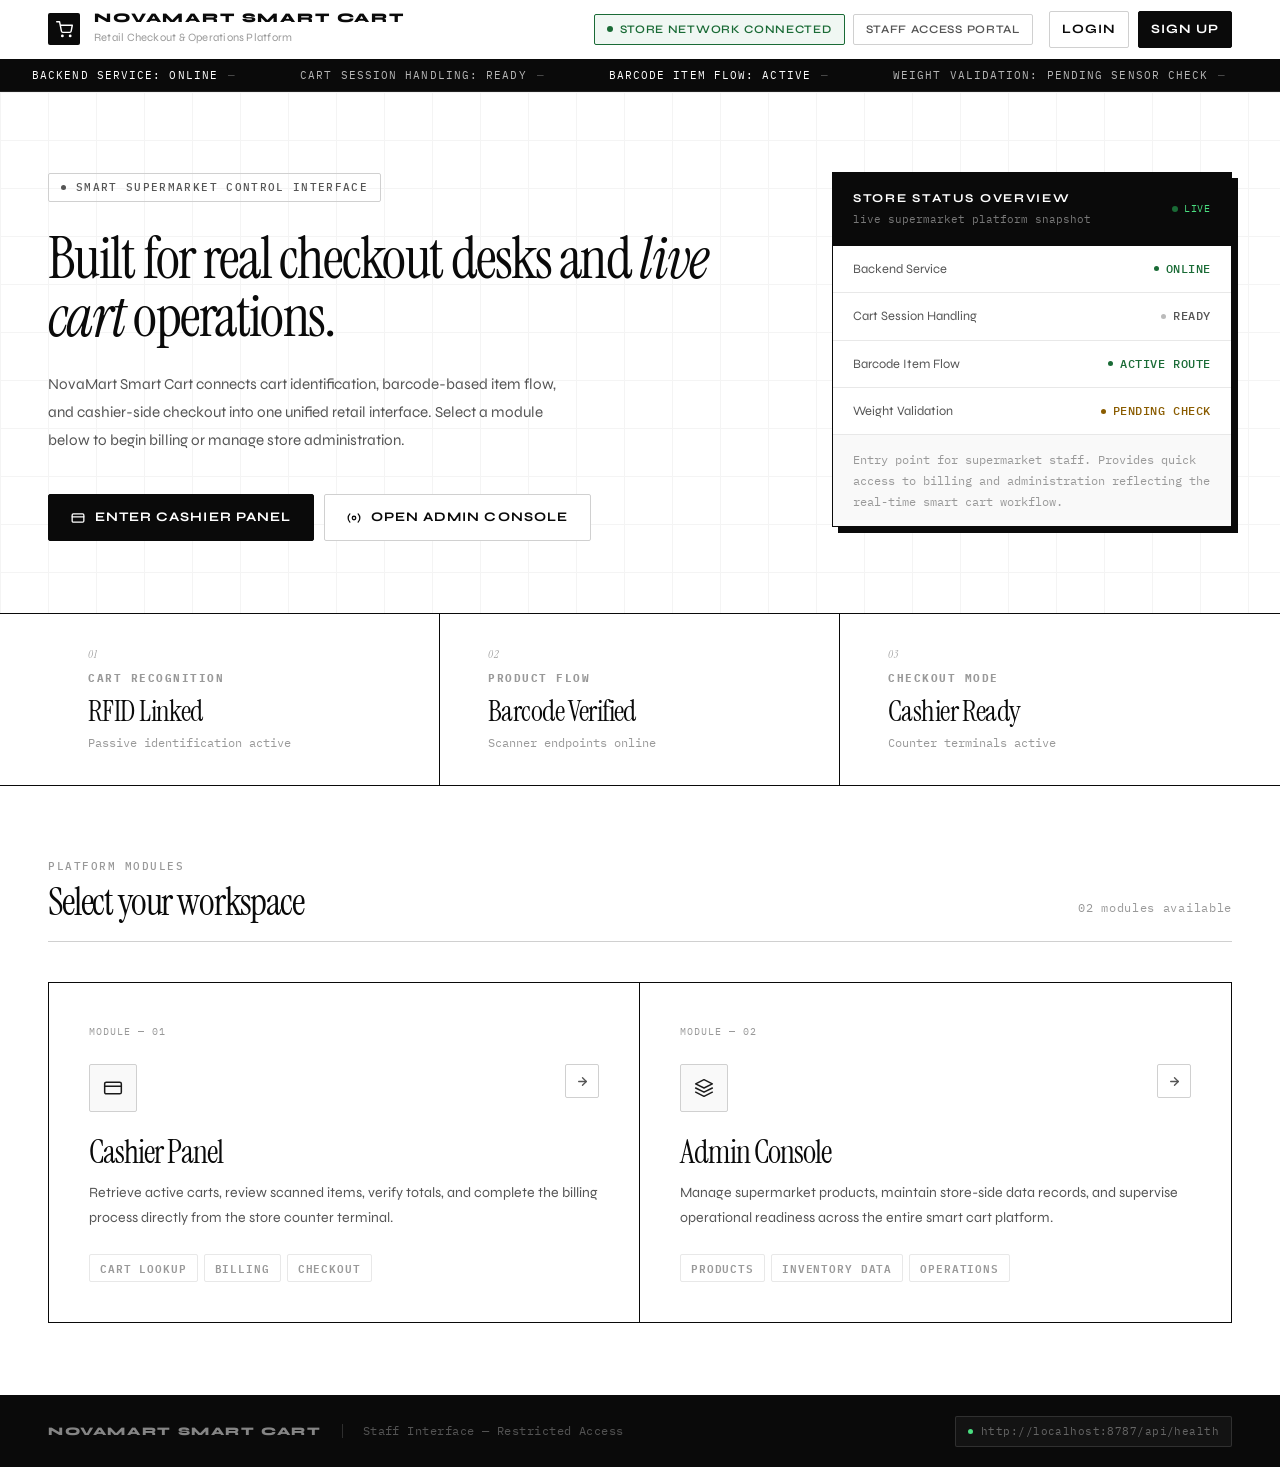
<file: web/index.html>
<!DOCTYPE html>
<html lang="en">

<head>
  <meta charset="UTF-8" />
  <meta name="viewport" content="width=device-width, initial-scale=1.0" />
  <title>NovaMart Smart Cart</title>
  <link rel="icon" href="/favicon.svg" type="image/svg+xml">
  <link rel="preconnect" href="https://fonts.googleapis.com">
  <link rel="preconnect" href="https://fonts.gstatic.com" crossorigin>
  <link
    href="https://fonts.googleapis.com/css2?family=Syne:wght@400;500;600;700;800&family=Instrument+Serif:ital@0;1&family=IBM+Plex+Mono:wght@400;500&display=swap"
    rel="stylesheet">
  <style>
    *,
    *::before,
    *::after {
      box-sizing: border-box;
      margin: 0;
      padding: 0;
    }

    :root {
      --bg: #ffffff;
      --bg-2: #f9f9f9;
      --bg-3: #f2f2f2;
      --border: #e8e8e8;
      --border-dark: #d0d0d0;
      --ink: #0a0a0a;
      --ink-2: #1a1a1a;
      --ink-3: #555555;
      --ink-4: #999999;
      --ink-5: #bbbbbb;
      --black: #0a0a0a;
      --white: #ffffff;
      --accent: #0a0a0a;
      --accent-inv: #ffffff;
      --green: #1a6b36;
      --green-bg: #f0f7f3;
      --amber: #8a5c00;
      --amber-bg: #fdf8ee;
      --radius-sm: 4px;
      --radius: 8px;
      --radius-lg: 16px;
      --shadow-sm: 0 1px 3px rgba(0, 0, 0, 0.07);
      --shadow: 0 4px 20px rgba(0, 0, 0, 0.08);
      --shadow-lg: 0 12px 48px rgba(0, 0, 0, 0.12);
    }

    html {
      scroll-behavior: smooth;
    }

    body {
      font-family: 'Syne', sans-serif;
      background: var(--bg);
      color: var(--ink);
      line-height: 1.6;
      min-height: 100vh;
    }

    /* ── TOPBAR ── */
    .topbar {
      background: var(--white);
      border-bottom: 1.5px solid var(--ink);
      padding: 0 48px;
      display: flex;
      align-items: center;
      justify-content: space-between;
      height: 60px;
      position: sticky;
      top: 0;
      z-index: 100;
    }

    .brand {
      display: flex;
      align-items: center;
      gap: 14px;
    }

    .brand-mark {
      width: 32px;
      height: 32px;
      background: var(--black);
      border-radius: 2px;
      display: flex;
      align-items: center;
      justify-content: center;
    }

    .brand-mark svg {
      width: 17px;
      height: 17px;
      stroke: #fff;
      fill: none;
      stroke-width: 2;
      stroke-linecap: round;
      stroke-linejoin: round;
    }

    .brand-text {
      display: flex;
      flex-direction: column;
    }

    .brand-name {
      font-size: 0.82rem;
      font-weight: 800;
      letter-spacing: 0.14em;
      text-transform: uppercase;
      color: var(--ink);
      line-height: 1;
    }

    .brand-sub {
      font-size: 0.7rem;
      color: var(--ink-4);
      margin-top: 3px;
      font-weight: 400;
      letter-spacing: 0.02em;
    }

    .topbar-right {
      display: flex;
      align-items: center;
      gap: 8px;
    }

    .status-pill {
      display: flex;
      align-items: center;
      gap: 7px;
      padding: 5px 12px;
      border-radius: 2px;
      font-size: 0.72rem;
      font-weight: 600;
      letter-spacing: 0.06em;
      border: 1.5px solid var(--border-dark);
      background: var(--white);
      color: var(--ink-3);
      text-transform: uppercase;
    }

    .status-pill.online {
      border-color: var(--green);
      background: var(--green-bg);
      color: var(--green);
    }

    .status-dot {
      width: 6px;
      height: 6px;
      border-radius: 50%;
      background: var(--green);
      flex-shrink: 0;
    }

    .status-dot.pulse {
      animation: pulse 2.4s ease infinite;
    }

    @keyframes pulse {

      0%,
      100% {
        opacity: 1;
      }

      50% {
        opacity: 0.3;
      }
    }

    /* ── TICKER ── */
    .ticker {
      background: var(--black);
      color: var(--white);
      overflow: hidden;
      height: 32px;
      display: flex;
      align-items: center;
      border-bottom: 1px solid #222;
    }

    .ticker-track {
      display: flex;
      gap: 0;
      animation: ticker 30s linear infinite;
      white-space: nowrap;
    }

    .ticker-item {
      font-family: 'IBM Plex Mono', monospace;
      font-size: 0.68rem;
      letter-spacing: 0.1em;
      padding: 0 32px;
      color: rgba(255, 255, 255, 0.7);
      display: flex;
      align-items: center;
      gap: 10px;
    }

    .ticker-item::after {
      content: '—';
      color: rgba(255, 255, 255, 0.25);
    }

    .ticker-item.hl {
      color: #ffffff;
    }

    @keyframes ticker {
      0% {
        transform: translateX(0);
      }

      100% {
        transform: translateX(-50%);
      }
    }

    /* ── HERO ── */
    .hero {
      background: var(--white);
      border-bottom: 1.5px solid var(--ink);
      padding: 80px 48px 72px;
      position: relative;
      overflow: hidden;
    }

    .hero-grid-bg {
      position: absolute;
      inset: 0;
      background-image:
        linear-gradient(var(--border) 1px, transparent 1px),
        linear-gradient(90deg, var(--border) 1px, transparent 1px);
      background-size: 48px 48px;
      opacity: 0.45;
      pointer-events: none;
    }

    .hero-inner {
      max-width: 1200px;
      margin: 0 auto;
      display: grid;
      grid-template-columns: 1fr 400px;
      gap: 80px;
      align-items: start;
      position: relative;
      z-index: 1;
    }

    .eyebrow {
      display: inline-flex;
      align-items: center;
      gap: 10px;
      font-family: 'IBM Plex Mono', monospace;
      font-size: 0.7rem;
      font-weight: 500;
      letter-spacing: 0.12em;
      text-transform: uppercase;
      color: var(--ink-3);
      margin-bottom: 28px;
      border: 1.5px solid var(--border-dark);
      padding: 5px 12px;
      border-radius: 2px;
      width: fit-content;
    }

    .eyebrow-dot {
      width: 5px;
      height: 5px;
      border-radius: 50%;
      background: var(--ink-3);
      flex-shrink: 0;
    }

    .hero h1 {
      font-family: 'Instrument Serif', serif;
      font-size: clamp(3rem, 4.5vw, 5rem);
      line-height: 1.0;
      letter-spacing: -0.03em;
      color: var(--ink);
      margin-bottom: 24px;
      font-weight: 400;
    }

    .hero h1 em {
      font-style: italic;
    }

    .hero-desc {
      font-size: 0.95rem;
      color: var(--ink-3);
      line-height: 1.85;
      max-width: 520px;
      margin-bottom: 40px;
      font-weight: 400;
    }

    .hero-actions {
      display: flex;
      gap: 10px;
      flex-wrap: wrap;
    }

    .btn {
      display: inline-flex;
      align-items: center;
      gap: 10px;
      padding: 12px 22px;
      border-radius: 2px;
      font-size: 0.82rem;
      font-weight: 700;
      font-family: 'Syne', sans-serif;
      text-decoration: none;
      transition: all 0.15s ease;
      border: 1.5px solid transparent;
      cursor: pointer;
      letter-spacing: 0.08em;
      text-transform: uppercase;
    }

    .btn svg {
      width: 14px;
      height: 14px;
      stroke: currentColor;
      fill: none;
      stroke-width: 2.2;
      stroke-linecap: round;
      stroke-linejoin: round;
      flex-shrink: 0;
    }

    .btn-primary {
      background: var(--black);
      color: var(--white);
      border-color: var(--black);
    }

    .btn-primary:hover {
      background: #222;
      box-shadow: 4px 4px 0px var(--border-dark);
      transform: translate(-2px, -2px);
    }

    .btn-outline {
      background: var(--white);
      color: var(--ink);
      border-color: var(--border-dark);
    }

    .btn-outline:hover {
      border-color: var(--ink);
      box-shadow: 4px 4px 0px var(--border);
      transform: translate(-2px, -2px);
    }

    /* ── STATUS CARD ── */
    .status-card {
      background: var(--white);
      border: 1.5px solid var(--ink);
      border-radius: 0;
      overflow: hidden;
      box-shadow: 6px 6px 0 var(--ink);
    }

    .status-card-header {
      background: var(--black);
      border-bottom: 1.5px solid var(--ink);
      padding: 16px 20px;
      display: flex;
      align-items: center;
      justify-content: space-between;
    }

    .status-card-header h3 {
      font-size: 0.75rem;
      font-weight: 700;
      letter-spacing: 0.14em;
      text-transform: uppercase;
      color: var(--white);
      font-family: 'Syne', sans-serif;
    }

    .status-card-header p {
      font-size: 0.68rem;
      color: rgba(255, 255, 255, 0.45);
      margin-top: 3px;
      font-family: 'IBM Plex Mono', monospace;
    }

    .live-badge {
      display: flex;
      align-items: center;
      gap: 6px;
      font-family: 'IBM Plex Mono', monospace;
      font-size: 0.65rem;
      color: #4ade80;
      letter-spacing: 0.08em;
      text-transform: uppercase;
    }

    .status-rows {
      padding: 0;
    }

    .status-row {
      display: flex;
      align-items: center;
      justify-content: space-between;
      padding: 13px 20px;
      border-bottom: 1px solid var(--border);
      gap: 12px;
    }

    .status-row:last-child {
      border-bottom: none;
    }

    .status-label {
      font-size: 0.8rem;
      color: var(--ink-3);
      font-weight: 400;
    }

    .status-value {
      font-family: 'IBM Plex Mono', monospace;
      font-size: 0.72rem;
      font-weight: 500;
      display: flex;
      align-items: center;
      gap: 7px;
      letter-spacing: 0.05em;
    }

    .status-value.ok {
      color: var(--green);
    }

    .status-value.warn {
      color: var(--amber);
    }

    .status-value.neutral {
      color: var(--ink-3);
    }

    .status-indicator {
      width: 5px;
      height: 5px;
      border-radius: 50%;
      flex-shrink: 0;
    }

    .ok .status-indicator {
      background: var(--green);
    }

    .warn .status-indicator {
      background: var(--amber);
    }

    .neutral .status-indicator {
      background: var(--ink-5);
    }

    .status-card-note {
      padding: 14px 20px;
      font-size: 0.75rem;
      color: var(--ink-4);
      line-height: 1.75;
      border-top: 1px solid var(--border);
      background: var(--bg-2);
      font-family: 'IBM Plex Mono', monospace;
    }

    /* ── METRICS STRIP ── */
    .metrics-strip {
      background: var(--bg);
      border-bottom: 1.5px solid var(--ink);
    }

    .metrics-inner {
      max-width: 1200px;
      margin: 0 auto;
      display: grid;
      grid-template-columns: repeat(3, 1fr);
    }

    .metric {
      padding: 32px 48px;
      border-right: 1.5px solid var(--ink);
      position: relative;
    }

    .metric:last-child {
      border-right: none;
    }

    .metric-num {
      font-family: 'Instrument Serif', serif;
      font-size: 0.7rem;
      font-weight: 400;
      font-style: italic;
      color: var(--ink-4);
      letter-spacing: 0.06em;
      display: block;
      margin-bottom: 6px;
    }

    .metric-label {
      font-size: 0.68rem;
      font-weight: 700;
      letter-spacing: 0.14em;
      text-transform: uppercase;
      color: var(--ink-4);
      margin-bottom: 10px;
      font-family: 'IBM Plex Mono', monospace;
    }

    .metric-value {
      font-family: 'Instrument Serif', serif;
      font-size: 1.8rem;
      color: var(--ink);
      letter-spacing: -0.02em;
      line-height: 1;
    }

    .metric-detail {
      font-size: 0.72rem;
      color: var(--ink-4);
      margin-top: 8px;
      font-family: 'IBM Plex Mono', monospace;
      font-weight: 400;
    }

    /* ── MODULES ── */
    .modules {
      padding: 72px 48px;
      background: var(--bg);
    }

    .modules-inner {
      max-width: 1200px;
      margin: 0 auto;
    }

    .section-header {
      margin-bottom: 40px;
      display: flex;
      align-items: flex-end;
      justify-content: space-between;
      border-bottom: 1.5px solid var(--border-dark);
      padding-bottom: 20px;
    }

    .section-label {
      font-family: 'IBM Plex Mono', monospace;
      font-size: 0.68rem;
      font-weight: 500;
      letter-spacing: 0.14em;
      text-transform: uppercase;
      color: var(--ink-4);
      margin-bottom: 8px;
    }

    .section-title {
      font-family: 'Instrument Serif', serif;
      font-size: 2.4rem;
      color: var(--ink);
      font-weight: 400;
      letter-spacing: -0.03em;
      line-height: 1;
    }

    .section-count {
      font-family: 'IBM Plex Mono', monospace;
      font-size: 0.72rem;
      color: var(--ink-4);
      letter-spacing: 0.06em;
      padding-bottom: 4px;
    }

    .cards-grid {
      display: grid;
      grid-template-columns: 1fr 1fr;
      gap: 0;
      border: 1.5px solid var(--ink);
    }

    .module-card {
      background: var(--white);
      padding: 40px;
      text-decoration: none;
      color: var(--ink);
      display: flex;
      flex-direction: column;
      gap: 24px;
      transition: all 0.18s ease;
      position: relative;
      overflow: hidden;
      border-right: 1.5px solid var(--ink);
    }

    .module-card:last-child {
      border-right: none;
    }

    .module-card:hover {
      background: var(--black);
    }

    .module-card:hover .card-body h3,
    .module-card:hover .card-body p,
    .module-card:hover .card-index {
      color: var(--white);
    }

    .module-card:hover .card-body p {
      color: rgba(255, 255, 255, 0.55);
    }

    .module-card:hover .tag {
      border-color: rgba(255, 255, 255, 0.2);
      color: rgba(255, 255, 255, 0.5);
    }

    .module-card:hover .card-icon {
      background: rgba(255, 255, 255, 0.08);
      border-color: rgba(255, 255, 255, 0.15);
    }

    .module-card:hover .card-icon svg {
      stroke: rgba(255, 255, 255, 0.8);
    }

    .module-card:hover .card-arrow {
      background: var(--white);
      border-color: var(--white);
    }

    .module-card:hover .card-arrow svg {
      stroke: var(--black);
    }

    .card-index {
      font-family: 'IBM Plex Mono', monospace;
      font-size: 0.65rem;
      color: var(--ink-4);
      letter-spacing: 0.1em;
      transition: color 0.18s ease;
    }

    .card-top {
      display: flex;
      align-items: flex-start;
      justify-content: space-between;
    }

    .card-icon {
      width: 48px;
      height: 48px;
      border-radius: 2px;
      border: 1.5px solid var(--border-dark);
      background: var(--bg-2);
      display: flex;
      align-items: center;
      justify-content: center;
      transition: all 0.18s ease;
    }

    .card-icon svg {
      width: 20px;
      height: 20px;
      stroke: var(--ink-2);
      fill: none;
      stroke-width: 1.8;
      stroke-linecap: round;
      stroke-linejoin: round;
      transition: stroke 0.18s ease;
    }

    .card-arrow {
      width: 34px;
      height: 34px;
      border-radius: 2px;
      border: 1.5px solid var(--border-dark);
      display: flex;
      align-items: center;
      justify-content: center;
      transition: all 0.18s ease;
      background: var(--white);
    }

    .card-arrow svg {
      width: 13px;
      height: 13px;
      stroke: var(--ink-3);
      fill: none;
      stroke-width: 2.5;
      stroke-linecap: round;
      stroke-linejoin: round;
      transition: stroke 0.18s ease;
    }

    .card-body h3 {
      font-family: 'Instrument Serif', serif;
      font-size: 2rem;
      font-weight: 400;
      letter-spacing: -0.03em;
      margin-bottom: 10px;
      color: var(--ink);
      line-height: 1.05;
      transition: color 0.18s ease;
    }

    .card-body p {
      font-size: 0.88rem;
      color: var(--ink-3);
      line-height: 1.8;
      font-weight: 400;
      transition: color 0.18s ease;
    }

    .card-tags {
      display: flex;
      flex-wrap: wrap;
      gap: 6px;
    }

    .tag {
      padding: 4px 10px;
      border-radius: 2px;
      border: 1px solid var(--border);
      background: transparent;
      font-size: 0.68rem;
      font-weight: 600;
      color: var(--ink-4);
      letter-spacing: 0.08em;
      text-transform: uppercase;
      font-family: 'IBM Plex Mono', monospace;
      transition: all 0.18s ease;
    }

    /* ── FOOTER ── */
    .footer {
      background: var(--black);
      border-top: 1.5px solid var(--ink);
      padding: 20px 48px;
      display: flex;
      align-items: center;
      justify-content: space-between;
      gap: 16px;
      flex-wrap: wrap;
    }

    .footer-left {
      display: flex;
      align-items: center;
      gap: 20px;
    }

    .footer-brand {
      font-size: 0.72rem;
      font-weight: 800;
      letter-spacing: 0.14em;
      text-transform: uppercase;
      color: rgba(255, 255, 255, 0.5);
    }

    .footer-divider {
      width: 1px;
      height: 14px;
      background: rgba(255, 255, 255, 0.15);
    }

    .footer-note {
      font-size: 0.72rem;
      color: rgba(255, 255, 255, 0.3);
      font-family: 'IBM Plex Mono', monospace;
      letter-spacing: 0.04em;
    }

    .footer-right {
      display: flex;
      align-items: center;
      gap: 8px;
    }

    .footer-endpoint {
      display: inline-flex;
      align-items: center;
      gap: 8px;
      padding: 6px 12px;
      border-radius: 2px;
      border: 1px solid rgba(255, 255, 255, 0.12);
      background: rgba(255, 255, 255, 0.04);
      font-family: 'IBM Plex Mono', monospace;
      font-size: 0.68rem;
      color: rgba(255, 255, 255, 0.35);
      letter-spacing: 0.04em;
    }

    .endpoint-dot {
      width: 5px;
      height: 5px;
      border-radius: 50%;
      background: #4ade80;
      flex-shrink: 0;
    }

    /* ── RESPONSIVE ── */
    @media (max-width: 960px) {
      .hero-inner {
        grid-template-columns: 1fr;
        gap: 48px;
      }

      .cards-grid {
        grid-template-columns: 1fr;
      }

      .module-card {
        border-right: none;
        border-bottom: 1.5px solid var(--ink);
      }

      .module-card:last-child {
        border-bottom: none;
      }

      .metrics-inner {
        grid-template-columns: 1fr;
      }

      .metric {
        border-right: none;
        border-bottom: 1.5px solid var(--border-dark);
      }

      .metric:last-child {
        border-bottom: none;
      }
    }

    @media (max-width: 640px) {
      .topbar {
        padding: 0 20px;
      }

      .hero,
      .modules,
      .footer,
      .metrics-strip {
        padding-left: 20px;
        padding-right: 20px;
      }

      .hero h1 {
        font-size: 2.6rem;
      }

      .topbar-right .status-pill:last-child {
        display: none;
      }

      .hero-actions {
        flex-direction: column;
      }

      .btn {
        width: 100%;
        justify-content: center;
      }

      .footer {
        flex-direction: column;
        align-items: flex-start;
      }

      .section-header {
        flex-direction: column;
        align-items: flex-start;
        gap: 4px;
      }

      .metric {
        padding: 24px 20px;
      }

      .module-card {
        padding: 28px 20px;
      }
    }

    /* ── ANIMATIONS ── */
    @keyframes fadeUp {
      from {
        opacity: 0;
        transform: translateY(20px);
      }

      to {
        opacity: 1;
        transform: translateY(0);
      }
    }

    .hero-inner {
      animation: fadeUp 0.5s ease both;
    }

    .metrics-inner {
      animation: fadeUp 0.5s 0.1s ease both;
    }

    .cards-grid {
      animation: fadeUp 0.5s 0.18s ease both;
    }
  </style>
</head>

<body>

  <!-- TOPBAR -->
  <header class="topbar">
    <div class="brand">
      <div class="brand-mark">
        <svg viewBox="0 0 24 24">
          <circle cx="9" cy="21" r="1" />
          <circle cx="20" cy="21" r="1" />
          <path d="M1 1h4l2.68 13.39a2 2 0 0 0 2 1.61h9.72a2 2 0 0 0 2-1.61L23 6H6" />
        </svg>
      </div>
      <div class="brand-text">
        <span class="brand-name">NovaMart Smart Cart</span>
        <span class="brand-sub">Retail Checkout &amp; Operations Platform</span>
      </div>
    </div>
    <div class="topbar-right">
      <div class="status-pill online">
        <span class="status-dot pulse"></span>
        Store Network Connected
      </div>
      <div class="status-pill">Staff Access Portal</div>
      <div id="auth-area"></div>
    </div>
  </header>

  <!-- TICKER -->
  <div class="ticker">
    <div class="ticker-track">
      <span class="ticker-item hl">BACKEND SERVICE: ONLINE</span>
      <span class="ticker-item">CART SESSION HANDLING: READY</span>
      <span class="ticker-item hl">BARCODE ITEM FLOW: ACTIVE</span>
      <span class="ticker-item">WEIGHT VALIDATION: PENDING SENSOR CHECK</span>
      <span class="ticker-item">RFID: PASSIVE ID ACTIVE</span>
      <span class="ticker-item hl">COUNTER TERMINALS: ACTIVE</span>
      <span class="ticker-item">SCANNER ENDPOINTS: ONLINE</span>
      <!-- duplicate for seamless loop -->
      <span class="ticker-item hl">BACKEND SERVICE: ONLINE</span>
      <span class="ticker-item">CART SESSION HANDLING: READY</span>
      <span class="ticker-item hl">BARCODE ITEM FLOW: ACTIVE</span>
      <span class="ticker-item">WEIGHT VALIDATION: PENDING SENSOR CHECK</span>
      <span class="ticker-item">RFID: PASSIVE ID ACTIVE</span>
      <span class="ticker-item hl">COUNTER TERMINALS: ACTIVE</span>
      <span class="ticker-item">SCANNER ENDPOINTS: ONLINE</span>
    </div>
  </div>

  <!-- HERO -->
  <section class="hero">
    <div class="hero-grid-bg"></div>
    <div class="hero-inner">
      <div class="hero-left">
        <div class="eyebrow">
          <span class="eyebrow-dot"></span>
          Smart Supermarket Control Interface
        </div>
        <h1>Built for real checkout desks and <em>live cart</em> operations.</h1>
        <p class="hero-desc">
          NovaMart Smart Cart connects cart identification, barcode-based item flow, and cashier-side checkout into one
          unified retail interface. Select a module below to begin billing or manage store administration.
        </p>
        <div class="hero-actions">
          <a href="cashier.html" class="btn btn-primary">
            <svg viewBox="0 0 24 24">
              <rect x="2" y="5" width="20" height="14" rx="2" />
              <line x1="2" y1="10" x2="22" y2="10" />
            </svg>
            Enter Cashier Panel
          </a>
          <a href="admin.html" class="btn btn-outline">
            <svg viewBox="0 0 24 24">
              <circle cx="12" cy="12" r="3" />
              <path d="M19.07 4.93a10 10 0 0 1 0 14.14M4.93 4.93a10 10 0 0 0 0 14.14" />
            </svg>
            Open Admin Console
          </a>
        </div>
      </div>

      <div class="hero-right">
        <div class="status-card">
          <div class="status-card-header">
            <div>
              <h3>Store Status Overview</h3>
              <p>live supermarket platform snapshot</p>
            </div>
            <div class="live-badge">
              <span class="status-dot pulse"></span>
              Live
            </div>
          </div>
          <div class="status-rows">
            <div class="status-row">
              <span class="status-label">Backend Service</span>
              <span class="status-value ok">
                <span class="status-indicator"></span>
                ONLINE
              </span>
            </div>
            <div class="status-row">
              <span class="status-label">Cart Session Handling</span>
              <span class="status-value neutral">
                <span class="status-indicator"></span>
                READY
              </span>
            </div>
            <div class="status-row">
              <span class="status-label">Barcode Item Flow</span>
              <span class="status-value ok">
                <span class="status-indicator"></span>
                ACTIVE ROUTE
              </span>
            </div>
            <div class="status-row">
              <span class="status-label">Weight Validation</span>
              <span class="status-value warn">
                <span class="status-indicator"></span>
                PENDING CHECK
              </span>
            </div>
          </div>
          <div class="status-card-note">
            Entry point for supermarket staff. Provides quick access to billing and administration reflecting the
            real-time smart cart workflow.
          </div>
        </div>
      </div>
    </div>
  </section>

  <!-- METRICS STRIP -->
  <div class="metrics-strip">
    <div class="metrics-inner">
      <div class="metric">
        <span class="metric-num">01</span>
        <div class="metric-label">Cart Recognition</div>
        <div class="metric-value">RFID Linked</div>
        <div class="metric-detail">Passive identification active</div>
      </div>
      <div class="metric">
        <span class="metric-num">02</span>
        <div class="metric-label">Product Flow</div>
        <div class="metric-value">Barcode Verified</div>
        <div class="metric-detail">Scanner endpoints online</div>
      </div>
      <div class="metric">
        <span class="metric-num">03</span>
        <div class="metric-label">Checkout Mode</div>
        <div class="metric-value">Cashier Ready</div>
        <div class="metric-detail">Counter terminals active</div>
      </div>
    </div>
  </div>

  <!-- MODULES -->
  <section class="modules">
    <div class="modules-inner">
      <div class="section-header">
        <div>
          <div class="section-label">Platform Modules</div>
          <h2 class="section-title">Select your workspace</h2>
        </div>
        <span class="section-count">02 modules available</span>
      </div>
      <div class="cards-grid">

        <a href="cashier.html" class="module-card">
          <div class="card-index">MODULE — 01</div>
          <div class="card-top">
            <div class="card-icon">
              <svg viewBox="0 0 24 24">
                <rect x="2" y="5" width="20" height="14" rx="2" />
                <line x1="2" y1="10" x2="22" y2="10" />
              </svg>
            </div>
            <div class="card-arrow">
              <svg viewBox="0 0 24 24">
                <line x1="5" y1="12" x2="19" y2="12" />
                <polyline points="12 5 19 12 12 19" />
              </svg>
            </div>
          </div>
          <div class="card-body">
            <h3>Cashier Panel</h3>
            <p>Retrieve active carts, review scanned items, verify totals, and complete the billing process directly
              from the store counter terminal.</p>
          </div>
          <div class="card-tags">
            <span class="tag">Cart Lookup</span>
            <span class="tag">Billing</span>
            <span class="tag">Checkout</span>
          </div>
        </a>

        <a href="admin.html" class="module-card">
          <div class="card-index">MODULE — 02</div>
          <div class="card-top">
            <div class="card-icon">
              <svg viewBox="0 0 24 24">
                <path d="M12 2L2 7l10 5 10-5-10-5z" />
                <path d="M2 17l10 5 10-5" />
                <path d="M2 12l10 5 10-5" />
              </svg>
            </div>
            <div class="card-arrow">
              <svg viewBox="0 0 24 24">
                <line x1="5" y1="12" x2="19" y2="12" />
                <polyline points="12 5 19 12 12 19" />
              </svg>
            </div>
          </div>
          <div class="card-body">
            <h3>Admin Console</h3>
            <p>Manage supermarket products, maintain store-side data records, and supervise operational readiness across
              the entire smart cart platform.</p>
          </div>
          <div class="card-tags">
            <span class="tag">Products</span>
            <span class="tag">Inventory Data</span>
            <span class="tag">Operations</span>
          </div>
        </a>

      </div>
    </div>
  </section>

  <!-- FOOTER -->
  <footer class="footer">
    <div class="footer-left">
      <span class="footer-brand">NovaMart Smart Cart</span>
      <div class="footer-divider"></div>
      <span class="footer-note">Staff Interface — Restricted Access</span>
    </div>
    <div class="footer-right">
      <div class="footer-endpoint">
        <span class="endpoint-dot"></span>
        http://localhost:8787/api/health
      </div>
    </div>
  </footer>

  <script src="./public/js/api.js"></script>
  <script>
    (function () {
      async function renderAuth() {
        const authArea = document.getElementById('auth-area');
        if (!authArea) return;

        let user = window.auth && window.auth.currentUser ? window.auth.currentUser() : null;
        if (user && window.auth && window.auth.validateSession) {
          const session = await window.auth.validateSession();
          user = session.authenticated ? session.user : null;
        }

        if (user) {
          authArea.innerHTML = `
            <div class="status-pill" style="display:inline-flex; align-items:center; gap:8px;">
              <strong style="font-size:0.88rem">${user.name}</strong>
            </div>
            <button id="logoutBtn" class="btn btn-outline" style="font-size:0.8rem; padding:7px 12px; margin-left:8px;">Logout</button>`;
          const btn = document.getElementById('logoutBtn');
          btn.addEventListener('click', async () => {
            window.auth.logout();
            await renderAuth();
          });
        } else {
          authArea.innerHTML = `
            <a href="login.html" class="btn btn-outline" style="font-size:0.8rem; padding:7px 12px; margin-left:8px;">Login</a>
            <a href="register.html" class="btn btn-primary" style="font-size:0.8rem; padding:7px 12px; margin-left:6px;">Sign Up</a>`;
        }
      }
      document.addEventListener('DOMContentLoaded', () => {
        renderAuth();
      });
    })();
  </script>

</body>

</html>
</file>
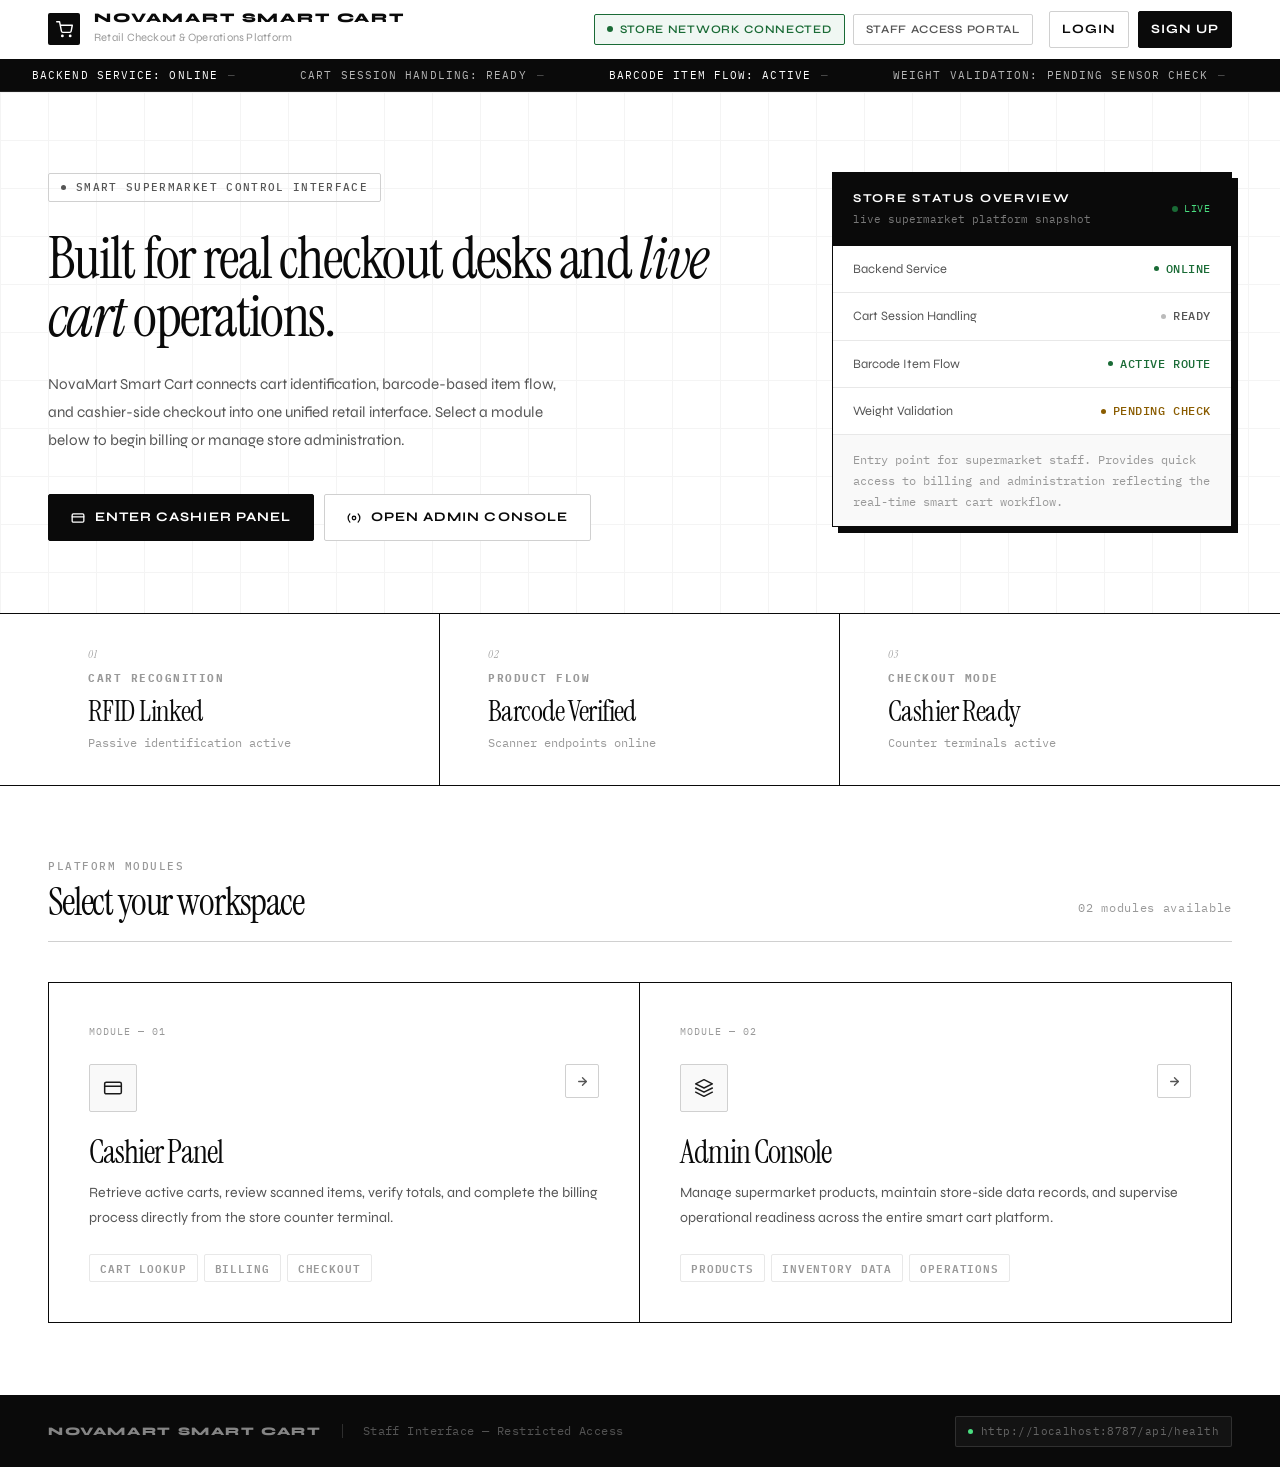
<file: web/views/index.html>
<!DOCTYPE html>
<html lang="en">
<head>
  <meta charset="UTF-8" />
  <meta name="viewport" content="width=device-width, initial-scale=1.0" />
  <title>NovaMart Smart Cart</title>
  <link rel="preconnect" href="https://fonts.googleapis.com">
  <link rel="preconnect" href="https://fonts.gstatic.com" crossorigin>
  <link href="https://fonts.googleapis.com/css2?family=Syne:wght@400;500;600;700;800&family=Instrument+Serif:ital@0;1&family=IBM+Plex+Mono:wght@400;500&display=swap" rel="stylesheet">
  <style>
    *, *::before, *::after {
      box-sizing: border-box;
      margin: 0;
      padding: 0;
    }

    :root {
      --bg: #ffffff;
      --bg-2: #f9f9f9;
      --bg-3: #f2f2f2;
      --border: #e8e8e8;
      --border-dark: #d0d0d0;
      --ink: #0a0a0a;
      --ink-2: #1a1a1a;
      --ink-3: #555555;
      --ink-4: #999999;
      --ink-5: #bbbbbb;
      --black: #0a0a0a;
      --white: #ffffff;
      --accent: #0a0a0a;
      --accent-inv: #ffffff;
      --green: #1a6b36;
      --green-bg: #f0f7f3;
      --amber: #8a5c00;
      --amber-bg: #fdf8ee;
      --radius-sm: 4px;
      --radius: 8px;
      --radius-lg: 16px;
      --shadow-sm: 0 1px 3px rgba(0,0,0,0.07);
      --shadow: 0 4px 20px rgba(0,0,0,0.08);
      --shadow-lg: 0 12px 48px rgba(0,0,0,0.12);
    }

    html { scroll-behavior: smooth; }

    body {
      font-family: 'Syne', sans-serif;
      background: var(--bg);
      color: var(--ink);
      line-height: 1.6;
      min-height: 100vh;
    }

    /* ── TOPBAR ── */
    .topbar {
      background: var(--white);
      border-bottom: 1.5px solid var(--ink);
      padding: 0 48px;
      display: flex;
      align-items: center;
      justify-content: space-between;
      height: 60px;
      position: sticky;
      top: 0;
      z-index: 100;
    }

    .brand {
      display: flex;
      align-items: center;
      gap: 14px;
    }

    .brand-mark {
      width: 32px;
      height: 32px;
      background: var(--black);
      border-radius: 2px;
      display: flex;
      align-items: center;
      justify-content: center;
    }

    .brand-mark svg {
      width: 17px;
      height: 17px;
      stroke: #fff;
      fill: none;
      stroke-width: 2;
      stroke-linecap: round;
      stroke-linejoin: round;
    }

    .brand-text {
      display: flex;
      flex-direction: column;
    }

    .brand-name {
      font-size: 0.82rem;
      font-weight: 800;
      letter-spacing: 0.14em;
      text-transform: uppercase;
      color: var(--ink);
      line-height: 1;
    }

    .brand-sub {
      font-size: 0.7rem;
      color: var(--ink-4);
      margin-top: 3px;
      font-weight: 400;
      letter-spacing: 0.02em;
    }

    .topbar-right {
      display: flex;
      align-items: center;
      gap: 8px;
    }

    .status-pill {
      display: flex;
      align-items: center;
      gap: 7px;
      padding: 5px 12px;
      border-radius: 2px;
      font-size: 0.72rem;
      font-weight: 600;
      letter-spacing: 0.06em;
      border: 1.5px solid var(--border-dark);
      background: var(--white);
      color: var(--ink-3);
      text-transform: uppercase;
    }

    .status-pill.online {
      border-color: var(--green);
      background: var(--green-bg);
      color: var(--green);
    }

    .status-dot {
      width: 6px;
      height: 6px;
      border-radius: 50%;
      background: var(--green);
      flex-shrink: 0;
    }

    .status-dot.pulse {
      animation: pulse 2.4s ease infinite;
    }

    @keyframes pulse {
      0%, 100% { opacity: 1; }
      50% { opacity: 0.3; }
    }

    /* ── TICKER ── */
    .ticker {
      background: var(--black);
      color: var(--white);
      overflow: hidden;
      height: 32px;
      display: flex;
      align-items: center;
      border-bottom: 1px solid #222;
    }

    .ticker-track {
      display: flex;
      gap: 0;
      animation: ticker 30s linear infinite;
      white-space: nowrap;
    }

    .ticker-item {
      font-family: 'IBM Plex Mono', monospace;
      font-size: 0.68rem;
      letter-spacing: 0.1em;
      padding: 0 32px;
      color: rgba(255,255,255,0.7);
      display: flex;
      align-items: center;
      gap: 10px;
    }

    .ticker-item::after {
      content: '—';
      color: rgba(255,255,255,0.25);
    }

    .ticker-item.hl { color: #ffffff; }

    @keyframes ticker {
      0% { transform: translateX(0); }
      100% { transform: translateX(-50%); }
    }

    /* ── HERO ── */
    .hero {
      background: var(--white);
      border-bottom: 1.5px solid var(--ink);
      padding: 80px 48px 72px;
      position: relative;
      overflow: hidden;
    }

    .hero-grid-bg {
      position: absolute;
      inset: 0;
      background-image: 
        linear-gradient(var(--border) 1px, transparent 1px),
        linear-gradient(90deg, var(--border) 1px, transparent 1px);
      background-size: 48px 48px;
      opacity: 0.45;
      pointer-events: none;
    }

    .hero-inner {
      max-width: 1200px;
      margin: 0 auto;
      display: grid;
      grid-template-columns: 1fr 400px;
      gap: 80px;
      align-items: start;
      position: relative;
      z-index: 1;
    }

    .eyebrow {
      display: inline-flex;
      align-items: center;
      gap: 10px;
      font-family: 'IBM Plex Mono', monospace;
      font-size: 0.7rem;
      font-weight: 500;
      letter-spacing: 0.12em;
      text-transform: uppercase;
      color: var(--ink-3);
      margin-bottom: 28px;
      border: 1.5px solid var(--border-dark);
      padding: 5px 12px;
      border-radius: 2px;
      width: fit-content;
    }

    .eyebrow-dot {
      width: 5px;
      height: 5px;
      border-radius: 50%;
      background: var(--ink-3);
      flex-shrink: 0;
    }

    .hero h1 {
      font-family: 'Instrument Serif', serif;
      font-size: clamp(3rem, 4.5vw, 5rem);
      line-height: 1.0;
      letter-spacing: -0.03em;
      color: var(--ink);
      margin-bottom: 24px;
      font-weight: 400;
    }

    .hero h1 em {
      font-style: italic;
    }

    .hero-desc {
      font-size: 0.95rem;
      color: var(--ink-3);
      line-height: 1.85;
      max-width: 520px;
      margin-bottom: 40px;
      font-weight: 400;
    }

    .hero-actions {
      display: flex;
      gap: 10px;
      flex-wrap: wrap;
    }

    .btn {
      display: inline-flex;
      align-items: center;
      gap: 10px;
      padding: 12px 22px;
      border-radius: 2px;
      font-size: 0.82rem;
      font-weight: 700;
      font-family: 'Syne', sans-serif;
      text-decoration: none;
      transition: all 0.15s ease;
      border: 1.5px solid transparent;
      cursor: pointer;
      letter-spacing: 0.08em;
      text-transform: uppercase;
    }

    .btn svg {
      width: 14px;
      height: 14px;
      stroke: currentColor;
      fill: none;
      stroke-width: 2.2;
      stroke-linecap: round;
      stroke-linejoin: round;
      flex-shrink: 0;
    }

    .btn-primary {
      background: var(--black);
      color: var(--white);
      border-color: var(--black);
    }

    .btn-primary:hover {
      background: #222;
      box-shadow: 4px 4px 0px var(--border-dark);
      transform: translate(-2px, -2px);
    }

    .btn-outline {
      background: var(--white);
      color: var(--ink);
      border-color: var(--border-dark);
    }

    .btn-outline:hover {
      border-color: var(--ink);
      box-shadow: 4px 4px 0px var(--border);
      transform: translate(-2px, -2px);
    }

    /* ── STATUS CARD ── */
    .status-card {
      background: var(--white);
      border: 1.5px solid var(--ink);
      border-radius: 0;
      overflow: hidden;
      box-shadow: 6px 6px 0 var(--ink);
    }

    .status-card-header {
      background: var(--black);
      border-bottom: 1.5px solid var(--ink);
      padding: 16px 20px;
      display: flex;
      align-items: center;
      justify-content: space-between;
    }

    .status-card-header h3 {
      font-size: 0.75rem;
      font-weight: 700;
      letter-spacing: 0.14em;
      text-transform: uppercase;
      color: var(--white);
      font-family: 'Syne', sans-serif;
    }

    .status-card-header p {
      font-size: 0.68rem;
      color: rgba(255,255,255,0.45);
      margin-top: 3px;
      font-family: 'IBM Plex Mono', monospace;
    }

    .live-badge {
      display: flex;
      align-items: center;
      gap: 6px;
      font-family: 'IBM Plex Mono', monospace;
      font-size: 0.65rem;
      color: #4ade80;
      letter-spacing: 0.08em;
      text-transform: uppercase;
    }

    .status-rows {
      padding: 0;
    }

    .status-row {
      display: flex;
      align-items: center;
      justify-content: space-between;
      padding: 13px 20px;
      border-bottom: 1px solid var(--border);
      gap: 12px;
    }

    .status-row:last-child {
      border-bottom: none;
    }

    .status-label {
      font-size: 0.8rem;
      color: var(--ink-3);
      font-weight: 400;
    }

    .status-value {
      font-family: 'IBM Plex Mono', monospace;
      font-size: 0.72rem;
      font-weight: 500;
      display: flex;
      align-items: center;
      gap: 7px;
      letter-spacing: 0.05em;
    }

    .status-value.ok { color: var(--green); }
    .status-value.warn { color: var(--amber); }
    .status-value.neutral { color: var(--ink-3); }

    .status-indicator {
      width: 5px;
      height: 5px;
      border-radius: 50%;
      flex-shrink: 0;
    }

    .ok .status-indicator { background: var(--green); }
    .warn .status-indicator { background: var(--amber); }
    .neutral .status-indicator { background: var(--ink-5); }

    .status-card-note {
      padding: 14px 20px;
      font-size: 0.75rem;
      color: var(--ink-4);
      line-height: 1.75;
      border-top: 1px solid var(--border);
      background: var(--bg-2);
      font-family: 'IBM Plex Mono', monospace;
    }

    /* ── METRICS STRIP ── */
    .metrics-strip {
      background: var(--bg);
      border-bottom: 1.5px solid var(--ink);
    }

    .metrics-inner {
      max-width: 1200px;
      margin: 0 auto;
      display: grid;
      grid-template-columns: repeat(3, 1fr);
    }

    .metric {
      padding: 32px 48px;
      border-right: 1.5px solid var(--ink);
      position: relative;
    }

    .metric:last-child {
      border-right: none;
    }

    .metric-num {
      font-family: 'Instrument Serif', serif;
      font-size: 0.7rem;
      font-weight: 400;
      font-style: italic;
      color: var(--ink-4);
      letter-spacing: 0.06em;
      display: block;
      margin-bottom: 6px;
    }

    .metric-label {
      font-size: 0.68rem;
      font-weight: 700;
      letter-spacing: 0.14em;
      text-transform: uppercase;
      color: var(--ink-4);
      margin-bottom: 10px;
      font-family: 'IBM Plex Mono', monospace;
    }

    .metric-value {
      font-family: 'Instrument Serif', serif;
      font-size: 1.8rem;
      color: var(--ink);
      letter-spacing: -0.02em;
      line-height: 1;
    }

    .metric-detail {
      font-size: 0.72rem;
      color: var(--ink-4);
      margin-top: 8px;
      font-family: 'IBM Plex Mono', monospace;
      font-weight: 400;
    }

    /* ── MODULES ── */
    .modules {
      padding: 72px 48px;
      background: var(--bg);
    }

    .modules-inner {
      max-width: 1200px;
      margin: 0 auto;
    }

    .section-header {
      margin-bottom: 40px;
      display: flex;
      align-items: flex-end;
      justify-content: space-between;
      border-bottom: 1.5px solid var(--border-dark);
      padding-bottom: 20px;
    }

    .section-label {
      font-family: 'IBM Plex Mono', monospace;
      font-size: 0.68rem;
      font-weight: 500;
      letter-spacing: 0.14em;
      text-transform: uppercase;
      color: var(--ink-4);
      margin-bottom: 8px;
    }

    .section-title {
      font-family: 'Instrument Serif', serif;
      font-size: 2.4rem;
      color: var(--ink);
      font-weight: 400;
      letter-spacing: -0.03em;
      line-height: 1;
    }

    .section-count {
      font-family: 'IBM Plex Mono', monospace;
      font-size: 0.72rem;
      color: var(--ink-4);
      letter-spacing: 0.06em;
      padding-bottom: 4px;
    }

    .cards-grid {
      display: grid;
      grid-template-columns: 1fr 1fr;
      gap: 0;
      border: 1.5px solid var(--ink);
    }

    .module-card {
      background: var(--white);
      padding: 40px;
      text-decoration: none;
      color: var(--ink);
      display: flex;
      flex-direction: column;
      gap: 24px;
      transition: all 0.18s ease;
      position: relative;
      overflow: hidden;
      border-right: 1.5px solid var(--ink);
    }

    .module-card:last-child {
      border-right: none;
    }

    .module-card:hover {
      background: var(--black);
    }

    .module-card:hover .card-body h3,
    .module-card:hover .card-body p,
    .module-card:hover .card-index {
      color: var(--white);
    }

    .module-card:hover .card-body p {
      color: rgba(255,255,255,0.55);
    }

    .module-card:hover .tag {
      border-color: rgba(255,255,255,0.2);
      color: rgba(255,255,255,0.5);
    }

    .module-card:hover .card-icon {
      background: rgba(255,255,255,0.08);
      border-color: rgba(255,255,255,0.15);
    }

    .module-card:hover .card-icon svg {
      stroke: rgba(255,255,255,0.8);
    }

    .module-card:hover .card-arrow {
      background: var(--white);
      border-color: var(--white);
    }

    .module-card:hover .card-arrow svg {
      stroke: var(--black);
    }

    .card-index {
      font-family: 'IBM Plex Mono', monospace;
      font-size: 0.65rem;
      color: var(--ink-4);
      letter-spacing: 0.1em;
      transition: color 0.18s ease;
    }

    .card-top {
      display: flex;
      align-items: flex-start;
      justify-content: space-between;
    }

    .card-icon {
      width: 48px;
      height: 48px;
      border-radius: 2px;
      border: 1.5px solid var(--border-dark);
      background: var(--bg-2);
      display: flex;
      align-items: center;
      justify-content: center;
      transition: all 0.18s ease;
    }

    .card-icon svg {
      width: 20px;
      height: 20px;
      stroke: var(--ink-2);
      fill: none;
      stroke-width: 1.8;
      stroke-linecap: round;
      stroke-linejoin: round;
      transition: stroke 0.18s ease;
    }

    .card-arrow {
      width: 34px;
      height: 34px;
      border-radius: 2px;
      border: 1.5px solid var(--border-dark);
      display: flex;
      align-items: center;
      justify-content: center;
      transition: all 0.18s ease;
      background: var(--white);
    }

    .card-arrow svg {
      width: 13px;
      height: 13px;
      stroke: var(--ink-3);
      fill: none;
      stroke-width: 2.5;
      stroke-linecap: round;
      stroke-linejoin: round;
      transition: stroke 0.18s ease;
    }

    .card-body h3 {
      font-family: 'Instrument Serif', serif;
      font-size: 2rem;
      font-weight: 400;
      letter-spacing: -0.03em;
      margin-bottom: 10px;
      color: var(--ink);
      line-height: 1.05;
      transition: color 0.18s ease;
    }

    .card-body p {
      font-size: 0.88rem;
      color: var(--ink-3);
      line-height: 1.8;
      font-weight: 400;
      transition: color 0.18s ease;
    }

    .card-tags {
      display: flex;
      flex-wrap: wrap;
      gap: 6px;
    }

    .tag {
      padding: 4px 10px;
      border-radius: 2px;
      border: 1px solid var(--border);
      background: transparent;
      font-size: 0.68rem;
      font-weight: 600;
      color: var(--ink-4);
      letter-spacing: 0.08em;
      text-transform: uppercase;
      font-family: 'IBM Plex Mono', monospace;
      transition: all 0.18s ease;
    }

    /* ── FOOTER ── */
    .footer {
      background: var(--black);
      border-top: 1.5px solid var(--ink);
      padding: 20px 48px;
      display: flex;
      align-items: center;
      justify-content: space-between;
      gap: 16px;
      flex-wrap: wrap;
    }

    .footer-left {
      display: flex;
      align-items: center;
      gap: 20px;
    }

    .footer-brand {
      font-size: 0.72rem;
      font-weight: 800;
      letter-spacing: 0.14em;
      text-transform: uppercase;
      color: rgba(255,255,255,0.5);
    }

    .footer-divider {
      width: 1px;
      height: 14px;
      background: rgba(255,255,255,0.15);
    }

    .footer-note {
      font-size: 0.72rem;
      color: rgba(255,255,255,0.3);
      font-family: 'IBM Plex Mono', monospace;
      letter-spacing: 0.04em;
    }

    .footer-right {
      display: flex;
      align-items: center;
      gap: 8px;
    }

    .footer-endpoint {
      display: inline-flex;
      align-items: center;
      gap: 8px;
      padding: 6px 12px;
      border-radius: 2px;
      border: 1px solid rgba(255,255,255,0.12);
      background: rgba(255,255,255,0.04);
      font-family: 'IBM Plex Mono', monospace;
      font-size: 0.68rem;
      color: rgba(255,255,255,0.35);
      letter-spacing: 0.04em;
    }

    .endpoint-dot {
      width: 5px;
      height: 5px;
      border-radius: 50%;
      background: #4ade80;
      flex-shrink: 0;
    }

    /* ── RESPONSIVE ── */
    @media (max-width: 960px) {
      .hero-inner {
        grid-template-columns: 1fr;
        gap: 48px;
      }
      .cards-grid {
        grid-template-columns: 1fr;
      }
      .module-card {
        border-right: none;
        border-bottom: 1.5px solid var(--ink);
      }
      .module-card:last-child {
        border-bottom: none;
      }
      .metrics-inner {
        grid-template-columns: 1fr;
      }
      .metric {
        border-right: none;
        border-bottom: 1.5px solid var(--border-dark);
      }
      .metric:last-child {
        border-bottom: none;
      }
    }

    @media (max-width: 640px) {
      .topbar { padding: 0 20px; }
      .hero, .modules, .footer, .metrics-strip { padding-left: 20px; padding-right: 20px; }
      .hero h1 { font-size: 2.6rem; }
      .topbar-right .status-pill:last-child { display: none; }
      .hero-actions { flex-direction: column; }
      .btn { width: 100%; justify-content: center; }
      .footer { flex-direction: column; align-items: flex-start; }
      .section-header { flex-direction: column; align-items: flex-start; gap: 4px; }
      .metric { padding: 24px 20px; }
      .module-card { padding: 28px 20px; }
    }

    /* ── ANIMATIONS ── */
    @keyframes fadeUp {
      from { opacity: 0; transform: translateY(20px); }
      to   { opacity: 1; transform: translateY(0); }
    }

    .hero-inner { animation: fadeUp 0.5s ease both; }
    .metrics-inner { animation: fadeUp 0.5s 0.1s ease both; }
    .cards-grid { animation: fadeUp 0.5s 0.18s ease both; }
  </style>
</head>
<body>

  <!-- TOPBAR -->
  <header class="topbar">
    <div class="brand">
      <div class="brand-mark">
        <svg viewBox="0 0 24 24">
          <circle cx="9" cy="21" r="1"/><circle cx="20" cy="21" r="1"/>
          <path d="M1 1h4l2.68 13.39a2 2 0 0 0 2 1.61h9.72a2 2 0 0 0 2-1.61L23 6H6"/>
        </svg>
      </div>
      <div class="brand-text">
        <span class="brand-name">NovaMart Smart Cart</span>
        <span class="brand-sub">Retail Checkout &amp; Operations Platform</span>
      </div>
    </div>
    <div class="topbar-right">
      <div class="status-pill online">
        <span class="status-dot pulse"></span>
        Store Network Connected
      </div>
      <div class="status-pill">Staff Access Portal</div>
      <div id="auth-area"></div>
    </div>
  </header>

  <!-- TICKER -->
  <div class="ticker">
    <div class="ticker-track">
      <span class="ticker-item hl">BACKEND SERVICE: ONLINE</span>
      <span class="ticker-item">CART SESSION HANDLING: READY</span>
      <span class="ticker-item hl">BARCODE ITEM FLOW: ACTIVE</span>
      <span class="ticker-item">WEIGHT VALIDATION: PENDING SENSOR CHECK</span>
      <span class="ticker-item">RFID: PASSIVE ID ACTIVE</span>
      <span class="ticker-item hl">COUNTER TERMINALS: ACTIVE</span>
      <span class="ticker-item">SCANNER ENDPOINTS: ONLINE</span>
      <!-- duplicate for seamless loop -->
      <span class="ticker-item hl">BACKEND SERVICE: ONLINE</span>
      <span class="ticker-item">CART SESSION HANDLING: READY</span>
      <span class="ticker-item hl">BARCODE ITEM FLOW: ACTIVE</span>
      <span class="ticker-item">WEIGHT VALIDATION: PENDING SENSOR CHECK</span>
      <span class="ticker-item">RFID: PASSIVE ID ACTIVE</span>
      <span class="ticker-item hl">COUNTER TERMINALS: ACTIVE</span>
      <span class="ticker-item">SCANNER ENDPOINTS: ONLINE</span>
    </div>
  </div>

  <!-- HERO -->
  <section class="hero">
    <div class="hero-grid-bg"></div>
    <div class="hero-inner">
      <div class="hero-left">
        <div class="eyebrow">
          <span class="eyebrow-dot"></span>
          Smart Supermarket Control Interface
        </div>
        <h1>Built for real checkout desks and <em>live cart</em> operations.</h1>
        <p class="hero-desc">
          NovaMart Smart Cart connects cart identification, barcode-based item flow, and cashier-side checkout into one unified retail interface. Select a module below to begin billing or manage store administration.
        </p>
        <div class="hero-actions">
          <a href="cashier.html" class="btn btn-primary">
            <svg viewBox="0 0 24 24"><rect x="2" y="5" width="20" height="14" rx="2"/><line x1="2" y1="10" x2="22" y2="10"/></svg>
            Enter Cashier Panel
          </a>
          <a href="admin.html" class="btn btn-outline">
            <svg viewBox="0 0 24 24"><circle cx="12" cy="12" r="3"/><path d="M19.07 4.93a10 10 0 0 1 0 14.14M4.93 4.93a10 10 0 0 0 0 14.14"/></svg>
            Open Admin Console
          </a>
        </div>
      </div>

      <div class="hero-right">
        <div class="status-card">
          <div class="status-card-header">
            <div>
              <h3>Store Status Overview</h3>
              <p>live supermarket platform snapshot</p>
            </div>
            <div class="live-badge">
              <span class="status-dot pulse"></span>
              Live
            </div>
          </div>
          <div class="status-rows">
            <div class="status-row">
              <span class="status-label">Backend Service</span>
              <span class="status-value ok">
                <span class="status-indicator"></span>
                ONLINE
              </span>
            </div>
            <div class="status-row">
              <span class="status-label">Cart Session Handling</span>
              <span class="status-value neutral">
                <span class="status-indicator"></span>
                READY
              </span>
            </div>
            <div class="status-row">
              <span class="status-label">Barcode Item Flow</span>
              <span class="status-value ok">
                <span class="status-indicator"></span>
                ACTIVE ROUTE
              </span>
            </div>
            <div class="status-row">
              <span class="status-label">Weight Validation</span>
              <span class="status-value warn">
                <span class="status-indicator"></span>
                PENDING CHECK
              </span>
            </div>
          </div>
          <div class="status-card-note">
            Entry point for supermarket staff. Provides quick access to billing and administration reflecting the real-time smart cart workflow.
          </div>
        </div>
      </div>
    </div>
  </section>

  <!-- METRICS STRIP -->
  <div class="metrics-strip">
    <div class="metrics-inner">
      <div class="metric">
        <span class="metric-num">01</span>
        <div class="metric-label">Cart Recognition</div>
        <div class="metric-value">RFID Linked</div>
        <div class="metric-detail">Passive identification active</div>
      </div>
      <div class="metric">
        <span class="metric-num">02</span>
        <div class="metric-label">Product Flow</div>
        <div class="metric-value">Barcode Verified</div>
        <div class="metric-detail">Scanner endpoints online</div>
      </div>
      <div class="metric">
        <span class="metric-num">03</span>
        <div class="metric-label">Checkout Mode</div>
        <div class="metric-value">Cashier Ready</div>
        <div class="metric-detail">Counter terminals active</div>
      </div>
    </div>
  </div>

  <!-- MODULES -->
  <section class="modules">
    <div class="modules-inner">
      <div class="section-header">
        <div>
          <div class="section-label">Platform Modules</div>
          <h2 class="section-title">Select your workspace</h2>
        </div>
        <span class="section-count">02 modules available</span>
      </div>
      <div class="cards-grid">

        <a href="cashier.html" class="module-card">
          <div class="card-index">MODULE — 01</div>
          <div class="card-top">
            <div class="card-icon">
              <svg viewBox="0 0 24 24">
                <rect x="2" y="5" width="20" height="14" rx="2"/>
                <line x1="2" y1="10" x2="22" y2="10"/>
              </svg>
            </div>
            <div class="card-arrow">
              <svg viewBox="0 0 24 24"><line x1="5" y1="12" x2="19" y2="12"/><polyline points="12 5 19 12 12 19"/></svg>
            </div>
          </div>
          <div class="card-body">
            <h3>Cashier Panel</h3>
            <p>Retrieve active carts, review scanned items, verify totals, and complete the billing process directly from the store counter terminal.</p>
          </div>
          <div class="card-tags">
            <span class="tag">Cart Lookup</span>
            <span class="tag">Billing</span>
            <span class="tag">Checkout</span>
          </div>
        </a>

        <a href="admin.html" class="module-card">
          <div class="card-index">MODULE — 02</div>
          <div class="card-top">
            <div class="card-icon">
              <svg viewBox="0 0 24 24">
                <path d="M12 2L2 7l10 5 10-5-10-5z"/>
                <path d="M2 17l10 5 10-5"/>
                <path d="M2 12l10 5 10-5"/>
              </svg>
            </div>
            <div class="card-arrow">
              <svg viewBox="0 0 24 24"><line x1="5" y1="12" x2="19" y2="12"/><polyline points="12 5 19 12 12 19"/></svg>
            </div>
          </div>
          <div class="card-body">
            <h3>Admin Console</h3>
            <p>Manage supermarket products, maintain store-side data records, and supervise operational readiness across the entire smart cart platform.</p>
          </div>
          <div class="card-tags">
            <span class="tag">Products</span>
            <span class="tag">Inventory Data</span>
            <span class="tag">Operations</span>
          </div>
        </a>

      </div>
    </div>
  </section>

  <!-- FOOTER -->
  <footer class="footer">
    <div class="footer-left">
      <span class="footer-brand">NovaMart Smart Cart</span>
      <div class="footer-divider"></div>
      <span class="footer-note">Staff Interface — Restricted Access</span>
    </div>
    <div class="footer-right">
      <div class="footer-endpoint">
        <span class="endpoint-dot"></span>
        http://localhost:8787/api/health
      </div>
    </div>
  </footer>

  <script src="../public/js/api.js"></script>
  <script>
    (function(){
      function renderAuth(){
        const authArea = document.getElementById('auth-area');
        if (!authArea) return;
        const user = window.auth && window.auth.currentUser ? window.auth.currentUser() : null;
        if (user) {
          authArea.innerHTML = `
            <div class="status-pill" style="display:inline-flex; align-items:center; gap:8px;">
              <strong style="font-size:0.88rem">${user.username}</strong>
            </div>
            <button id="logoutBtn" class="btn btn-outline" style="font-size:0.8rem; padding:7px 12px; margin-left:8px;">Logout</button>`;
          const btn = document.getElementById('logoutBtn');
          btn.addEventListener('click', () => { window.auth.logout(); renderAuth(); });
        } else {
          authArea.innerHTML = `
            <a href="login.html" class="btn btn-outline" style="font-size:0.8rem; padding:7px 12px; margin-left:8px;">Login</a>
            <a href="register.html" class="btn btn-primary" style="font-size:0.8rem; padding:7px 12px; margin-left:6px;">Sign Up</a>`;
        }
      }
      document.addEventListener('DOMContentLoaded', renderAuth);
    })();
  </script>

</body>
</html>
</file>
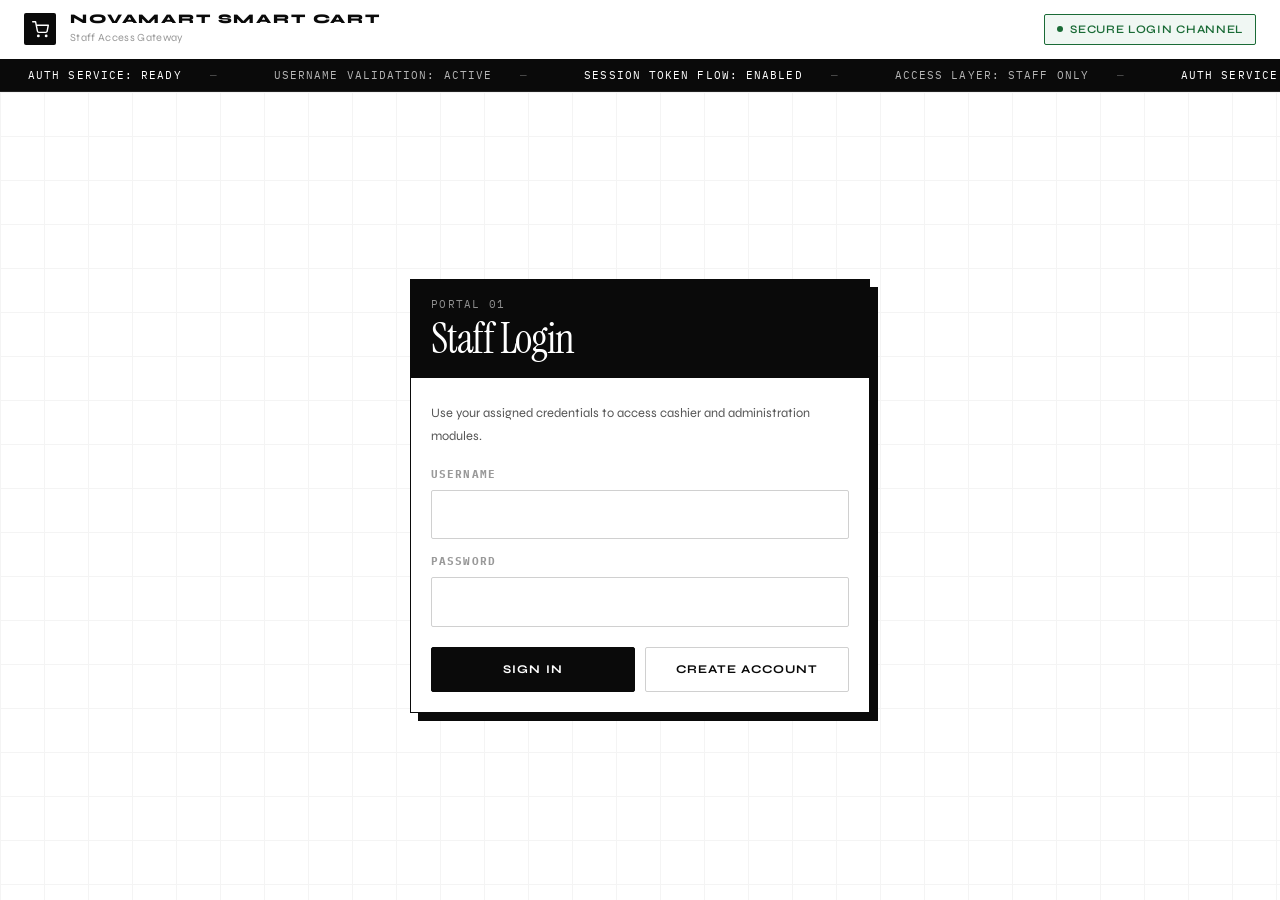
<file: web/admin.html>
<!DOCTYPE html>
<html lang="en">
<head>
<meta charset="UTF-8" />
<meta name="viewport" content="width=device-width, initial-scale=1.0" />
<title>NovaMart Admin Console</title>
<link rel="preconnect" href="https://fonts.googleapis.com">
<link rel="preconnect" href="https://fonts.gstatic.com" crossorigin>
<link href="https://fonts.googleapis.com/css2?family=Syne:wght@400;500;600;700;800&family=Instrument+Serif:ital@0;1&family=IBM+Plex+Mono:wght@400;500&display=swap" rel="stylesheet">
<style>
* { box-sizing: border-box; margin: 0; padding: 0; }
:root {
  --bg: #f9f9f9;
  --white: #ffffff;
  --ink: #0a0a0a;
  --ink-2: #1a1a1a;
  --ink-3: #555;
  --ink-4: #999;
  --ink-5: #ccc;
  --border: #e8e8e8;
  --border-dark: #d0d0d0;
  --green: #1a6b36;
  --green-bg: #f0f7f3;
  --red: #b91c1c;
  --red-bg: #fef2f2;
  --amber: #92400e;
  --amber-bg: #fffbeb;
  --blue: #1d4ed8;
  --blue-bg: #eff6ff;
}
body {
  font-family: 'Syne', sans-serif;
  background: var(--bg);
  color: var(--ink);
  min-height: 100vh;
}
.topbar {
  height: 60px;
  background: var(--white);
  border-bottom: 1.5px solid var(--ink);
  display: flex;
  align-items: center;
  justify-content: space-between;
  padding: 0 32px;
  position: sticky;
  top: 0;
  z-index: 200;
}
.brand { display: flex; align-items: center; gap: 12px; }
.brand-mark {
  width: 30px; height: 30px; background: var(--ink); border-radius: 2px;
  display: flex; align-items: center; justify-content: center;
}
.brand-mark svg { width: 15px; height: 15px; stroke: white; fill: none; stroke-width: 2; }
.brand-name { font-size: .8rem; font-weight: 800; letter-spacing: .14em; text-transform: uppercase; }
.brand-sep { width: 1px; height: 16px; background: var(--border-dark); margin: 0 4px; }
.brand-sub { font-family: 'IBM Plex Mono', monospace; font-size: .68rem; color: var(--ink-4); }
.topbar-right { display: flex; align-items: center; gap: 10px; }
.pill {
  display: inline-flex; align-items: center; gap: 6px; padding: 5px 12px;
  border: 1.5px solid var(--border-dark); border-radius: 2px; font-size: .7rem;
  font-weight: 700; letter-spacing: .08em; text-transform: uppercase; color: var(--ink-3);
}
.pill.green { border-color: var(--green); color: var(--green); background: var(--green-bg); }
.pill .dot { width: 5px; height: 5px; border-radius: 50%; background: currentColor; }
#alert-bar { display: none; padding: 10px 32px; font-family: 'IBM Plex Mono', monospace; font-size: .75rem; border-bottom: 1px solid transparent; }
#alert-bar.show { display: block; }
#alert-bar.success { background: var(--green-bg); color: var(--green); border-color: #b6d9bf; }
#alert-bar.danger { background: var(--red-bg); color: var(--red); border-color: #fca5a5; }
#alert-bar.info { background: var(--blue-bg); color: var(--blue); border-color: #bfdbfe; }
.layout { display: flex; min-height: calc(100vh - 60px); }
.sidebar {
  width: 220px; flex-shrink: 0; background: var(--white); border-right: 1.5px solid var(--ink);
  padding: 24px 0; position: sticky; top: 60px; height: calc(100vh - 60px); overflow-y: auto;
}
.sidebar-section { padding: 0 16px; margin-bottom: 28px; }
.sidebar-label {
  font-family: 'IBM Plex Mono', monospace; font-size: .6rem; letter-spacing: .16em;
  text-transform: uppercase; color: var(--ink-5); padding: 0 8px; margin-bottom: 8px;
}
.nav-item {
  display: flex; align-items: center; gap: 10px; padding: 9px 10px; border-radius: 2px; cursor: pointer;
  font-size: .82rem; font-weight: 600; color: var(--ink-3); transition: all .14s;
  border: 1.5px solid transparent; margin-bottom: 2px; user-select: none;
}
.nav-item svg { width: 14px; height: 14px; stroke: currentColor; fill: none; stroke-width: 2.2; }
.nav-item:hover { background: var(--bg); color: var(--ink); border-color: var(--border); }
.nav-item.active { background: var(--ink); color: var(--white); border-color: var(--ink); }
.main { flex: 1; padding: 32px; overflow-x: hidden; }
.page-head {
  margin-bottom: 28px; display: flex; align-items: flex-end; justify-content: space-between; gap: 16px; flex-wrap: wrap;
}
.page-head-left .eyebrow {
  font-family: 'IBM Plex Mono', monospace; font-size: .65rem; letter-spacing: .14em; text-transform: uppercase;
  color: var(--ink-4); margin-bottom: 6px;
}
.page-head-left h1 {
  font-family: 'Instrument Serif', serif; font-size: 2.2rem; font-weight: 400; letter-spacing: -.03em; line-height: 1;
}
.page-head-right { display: flex; gap: 8px; }
.tab-panel { display: none; }
.tab-panel.active { display: block; }
.stats-row { display: grid; grid-template-columns: repeat(4, 1fr); gap: 0; border: 1.5px solid var(--ink); margin-bottom: 24px; }
.stat-box { padding: 24px 28px; border-right: 1.5px solid var(--ink); background: var(--white); }
.stat-box:last-child { border-right: none; }
.stat-index { font-family: 'IBM Plex Mono', monospace; font-size: .6rem; color: var(--ink-5); letter-spacing: .1em; display: block; margin-bottom: 12px; }
.stat-num { font-family: 'Instrument Serif', serif; font-size: 2.4rem; letter-spacing: -.04em; line-height: 1; color: var(--ink); }
.stat-label { font-family: 'IBM Plex Mono', monospace; font-size: .65rem; letter-spacing: .1em; text-transform: uppercase; color: var(--ink-4); margin-top: 8px; }
.stat-delta { font-size: .7rem; font-weight: 600; margin-top: 6px; font-family: 'IBM Plex Mono', monospace; }
.stat-delta.up { color: var(--green); } .stat-delta.down { color: var(--red); } .stat-delta.neu { color: var(--ink-4); }
.charts-row, .grid2, .grid3, .sparkline-row { display: grid; gap: 20px; margin-bottom: 24px; }
.charts-row { grid-template-columns: 2fr 1fr; }
.grid2 { grid-template-columns: 1fr 1fr; }
.grid3, .sparkline-row { grid-template-columns: repeat(3, 1fr); }
.card { background: var(--white); border: 1.5px solid var(--ink); padding: 24px; }
.card-header { display: flex; align-items: flex-start; justify-content: space-between; margin-bottom: 20px; gap: 12px; }
.card-title { font-family: 'Instrument Serif', serif; font-size: 1.2rem; font-weight: 400; letter-spacing: -.02em; }
.card-subtitle { font-family: 'IBM Plex Mono', monospace; font-size: .65rem; color: var(--ink-4); margin-top: 3px; }
.form-row { margin-bottom: 14px; }
.form-label { font-family: 'IBM Plex Mono', monospace; font-size: .65rem; letter-spacing: .1em; text-transform: uppercase; color: var(--ink-4); display: block; margin-bottom: 6px; }
.form-input {
  width: 100%; padding: 10px 12px; border: 1.5px solid var(--border-dark); background: var(--white);
  font-family: 'Syne', sans-serif; font-size: .85rem; color: var(--ink); outline: none;
}
.form-input:focus, .search-input:focus { border-color: var(--ink); }
.btn {
  display: inline-flex; align-items: center; gap: 8px; padding: 10px 18px; border: 1.5px solid transparent;
  font-family: 'Syne', sans-serif; font-size: .75rem; font-weight: 700; letter-spacing: .1em; text-transform: uppercase; cursor: pointer;
}
.btn svg { width: 12px; height: 12px; stroke: currentColor; fill: none; stroke-width: 2.5; }
.btn-block { width: 100%; justify-content: center; }
.btn-dark { background: var(--ink); color: white; border-color: var(--ink); }
.btn-dark:hover { background: #333; }
.btn-green { background: var(--green-bg); color: var(--green); border-color: var(--green); }
.btn-red { background: var(--red-bg); color: var(--red); border-color: var(--red); }
.btn-ghost { background: transparent; color: var(--ink-3); border-color: var(--border-dark); }
.btn-sm { padding: 6px 12px; font-size: .65rem; }
.table-wrap { overflow-x: auto; }
.filter-bar { display: flex; align-items: center; gap: 8px; margin-bottom: 16px; flex-wrap: wrap; }
.search-input {
  flex: 1; min-width: 180px; padding: 9px 12px; border: 1.5px solid var(--border-dark);
  font-family: 'IBM Plex Mono', monospace; font-size: .75rem; color: var(--ink); background: var(--white);
}
table { width: 100%; border-collapse: collapse; }
thead tr { border-bottom: 1.5px solid var(--ink); }
th {
  font-family: 'IBM Plex Mono', monospace; font-size: .62rem; letter-spacing: .12em; text-transform: uppercase;
  color: var(--ink-4); padding: 10px 12px; text-align: left; font-weight: 500;
}
td { padding: 12px; border-bottom: 1px solid var(--border); font-size: .83rem; vertical-align: middle; }
tr:hover td { background: var(--bg); }
code { font-family: 'IBM Plex Mono', monospace; font-size: .75rem; color: var(--ink-3); }
.badge {
  display: inline-flex; align-items: center; gap: 5px; padding: 3px 9px; border-radius: 2px;
  font-family: 'IBM Plex Mono', monospace; font-size: .65rem; letter-spacing: .06em; font-weight: 500;
  text-transform: uppercase; border: 1px solid transparent;
}
.badge-green { background: var(--green-bg); color: var(--green); border-color: #b6d9bf; }
.badge-red { background: var(--red-bg); color: var(--red); border-color: #fca5a5; }
.badge-amber { background: var(--amber-bg); color: var(--amber); border-color: #fcd34d; }
.badge-blue { background: var(--blue-bg); color: var(--blue); border-color: #bfdbfe; }
.badge-mono { background: var(--bg); color: var(--ink-3); border-color: var(--border-dark); }
.empty {
  padding: 40px; text-align: center; color: var(--ink-4); font-family: 'IBM Plex Mono', monospace; font-size: .75rem;
  letter-spacing: .06em; border: 1.5px dashed var(--border-dark);
}
.hidden { display: none !important; }
.stock-bar { height: 4px; background: var(--border); margin-top: 4px; overflow: hidden; }
.stock-fill { height: 100%; background: var(--ink); transition: width .3s; }
.stock-fill.low { background: var(--red); }
.stock-fill.ok { background: var(--green); }
.activity-list { display: flex; flex-direction: column; }
.activity-item { display: flex; align-items: flex-start; gap: 12px; padding: 12px 0; border-bottom: 1px solid var(--border); }
.activity-item:last-child { border-bottom: none; }
.act-icon {
  width: 28px; height: 28px; border-radius: 2px; border: 1.5px solid var(--border-dark);
  display: flex; align-items: center; justify-content: center; flex-shrink: 0;
}
.act-icon svg { width: 12px; height: 12px; stroke: var(--ink-3); fill: none; stroke-width: 2; }
.act-text { font-size: .8rem; color: var(--ink-2); line-height: 1.5; }
.act-time { font-family: 'IBM Plex Mono', monospace; font-size: .65rem; color: var(--ink-4); margin-top: 2px; }
.bar-chart { width: 100%; height: 160px; }
.donut-wrap { display: flex; flex-direction: column; align-items: center; gap: 16px; }
.legend-item { display: flex; align-items: center; justify-content: space-between; padding: 7px 0; border-bottom: 1px solid var(--border); font-size: .78rem; }
.legend-dot { width: 8px; height: 8px; border-radius: 1px; flex-shrink: 0; }
.legend-left { display: flex; align-items: center; gap: 8px; color: var(--ink-3); font-weight: 500; }
.legend-val { font-family: 'IBM Plex Mono', monospace; font-size: .7rem; color: var(--ink); font-weight: 500; }
.ring-center { position: absolute; top: 50%; left: 50%; transform: translate(-50%, -50%); text-align: center; }
.ring-val { font-family: 'Instrument Serif', serif; font-size: 1.4rem; letter-spacing: -.02em; line-height: 1; }
.ring-lbl { font-family: 'IBM Plex Mono', monospace; font-size: .55rem; color: var(--ink-4); text-transform: uppercase; margin-top: 3px; }
@media (max-width: 900px) {
  .layout { flex-direction: column; }
  .sidebar { width: 100%; height: auto; position: relative; top: 0; display: flex; flex-wrap: wrap; padding: 12px 16px; gap: 4px; border-right: none; border-bottom: 1.5px solid var(--ink); }
  .sidebar-section { margin-bottom: 0; padding: 0; }
  .sidebar-label { display: none; }
  .stats-row { grid-template-columns: 1fr 1fr; }
  .charts-row, .sparkline-row, .grid2, .grid3 { grid-template-columns: 1fr; }
  .main { padding: 20px 16px; }
}
</style>
</head>
<body>
<header class="topbar">
  <a class="brand" href="index.html">
    <div class="brand-mark">
      <svg viewBox="0 0 24 24"><path d="M12 2L2 7l10 5 10-5-10-5z"/><path d="M2 17l10 5 10-5"/><path d="M2 12l10 5 10-5"/></svg>
    </div>
    <span class="brand-name">NovaMart</span>
    <div class="brand-sep"></div>
    <span class="brand-sub">Admin Console</span>
  </a>
  <div class="topbar-right">
    <div class="pill green"><span class="dot"></span>System Online</div>
    <div class="pill" id="topbar-user">Admin</div>
    <div class="pill" id="api-base-pill">API</div>
    <button class="btn btn-ghost btn-sm" id="logout-btn" type="button">Logout</button>
  </div>
</header>

<div id="alert-bar"></div>

<div class="layout">
  <nav class="sidebar">
    <div class="sidebar-section">
      <div class="sidebar-label">Overview</div>
      <div class="nav-item active" onclick="switchTab('dashboard', this)">Dashboard</div>
    </div>
    <div class="sidebar-section">
      <div class="sidebar-label">Management</div>
      <div class="nav-item" onclick="switchTab('products', this)">Products</div>
      <div class="nav-item" onclick="switchTab('inventory', this)">Inventory</div>
      <div class="nav-item" onclick="switchTab('bills', this)">Bills & Transactions</div>
      <div class="nav-item" onclick="switchTab('users', this)">Users</div>
    </div>
    <div class="sidebar-section">
      <div class="sidebar-label">Reports</div>
      <div class="nav-item" onclick="switchTab('reports', this)">Analytics</div>
    </div>
    <div class="sidebar-section">
      <div class="sidebar-label">System</div>
      <div class="nav-item" onclick="switchTab('settings', this)">Settings</div>
    </div>
  </nav>

  <main class="main">
    <div id="tab-dashboard" class="tab-panel active">
      <div class="page-head">
        <div class="page-head-left">
          <div class="eyebrow">Overview — Real Backend Data</div>
          <h1>Dashboard</h1>
        </div>
        <div class="page-head-right">
          <button class="btn btn-ghost btn-sm" onclick="checkHealth()">Run Health Check</button>
          <button class="btn btn-ghost btn-sm" onclick="refreshDashboard()">Refresh</button>
        </div>
      </div>

      <div class="stats-row">
        <div class="stat-box"><span class="stat-index">01</span><div class="stat-num" id="ds-products">—</div><div class="stat-label">Total Products</div><div class="stat-delta neu">catalog size</div></div>
        <div class="stat-box"><span class="stat-index">02</span><div class="stat-num" id="ds-bills">—</div><div class="stat-label">Total Bills</div><div class="stat-delta up">history records</div></div>
        <div class="stat-box"><span class="stat-index">03</span><div class="stat-num" id="ds-revenue">—</div><div class="stat-label">Total Revenue</div><div class="stat-delta up">all bills</div></div>
        <div class="stat-box"><span class="stat-index">04</span><div class="stat-num" id="ds-lowstock">—</div><div class="stat-label">Low Stock Items</div><div class="stat-delta down">below 10 units</div></div>
      </div>

      <div class="charts-row">
        <div class="card">
          <div class="card-header">
            <div><div class="card-title">Revenue — Last 7 Days</div><div class="card-subtitle">built from bill history</div></div>
            <span class="badge badge-green">Live</span>
          </div>
          <svg class="bar-chart" id="revenue-bar" viewBox="0 0 560 160" preserveAspectRatio="none"></svg>
        </div>
        <div class="card">
          <div class="card-header"><div><div class="card-title">Products by Category</div><div class="card-subtitle">catalog split</div></div></div>
          <div class="donut-wrap">
            <div style="position:relative; width:120px; height:120px;">
              <svg viewBox="0 0 120 120" width="120" height="120" id="donut-svg"></svg>
              <div class="ring-center"><div class="ring-val" id="donut-center">—</div><div class="ring-lbl">items</div></div>
            </div>
            <div class="donut-legend" id="donut-legend"></div>
          </div>
        </div>
      </div>

      <div class="sparkline-row">
        <div class="card"><div class="card-title">Average Bill Value</div><div class="stat-num" id="sp-cart" style="font-size:1.8rem;margin-top:12px;">—</div></div>
        <div class="card"><div class="card-title">Users</div><div class="stat-num" id="sp-users" style="font-size:1.8rem;margin-top:12px;">—</div></div>
        <div class="card"><div class="card-title">Active Carts</div><div class="stat-num" id="sp-carts" style="font-size:1.8rem;margin-top:12px;">—</div></div>
      </div>

      <div class="grid2">
        <div class="card">
          <div class="card-header"><div><div class="card-title">Recent Transactions</div><div class="card-subtitle">latest bills from backend</div></div></div>
          <div class="table-wrap">
            <table>
              <thead><tr><th>Bill #</th><th>Total</th><th>Method</th><th>Status</th></tr></thead>
              <tbody id="dash-recent-bills"><tr><td colspan="4"><div class="empty">Loading…</div></td></tr></tbody>
            </table>
          </div>
        </div>
        <div class="card">
          <div class="card-header"><div><div class="card-title">Activity Feed</div><div class="card-subtitle">system summary</div></div></div>
          <div class="activity-list" id="activity-feed"></div>
        </div>
      </div>
    </div>

    <div id="tab-products" class="tab-panel hidden">
      <div class="page-head"><div class="page-head-left"><div class="eyebrow">Management</div><h1>Products</h1></div></div>
      <div class="grid2">
        <div class="card">
          <div class="card-header"><div class="card-title">Add New Product</div></div>
          <div class="form-row"><label class="form-label">Product Name</label><input class="form-input" id="p-name" placeholder="e.g. Organic Milk 1L"></div>
          <div class="form-row"><label class="form-label">Barcode</label><input class="form-input" id="p-barcode" placeholder="e.g. 4891234567890"></div>
          <div class="form-row"><label class="form-label">Price</label><input class="form-input" type="number" id="p-price" placeholder="0.00" step="0.01"></div>
          <div class="form-row"><label class="form-label">Stock Qty</label><input class="form-input" type="number" id="p-stock" placeholder="0"></div>
          <div class="form-row"><label class="form-label">Category</label><input class="form-input" id="p-cat" placeholder="e.g. Dairy"></div>
          <div class="form-row"><label class="form-label">Unit Weight (g)</label><input class="form-input" type="number" id="p-weight" placeholder="e.g. 1000"></div>
          <button class="btn btn-dark btn-block" onclick="addProduct()">Add Product</button>
        </div>
        <div class="card">
          <div class="card-header"><div class="card-title">Product Catalog</div><span class="badge badge-mono" id="prod-count-badge">0 items</span></div>
          <div class="filter-bar">
            <input class="search-input" id="prod-search" placeholder="Search name or barcode…" oninput="filterProducts()">
            <select class="form-input" style="width:160px; font-size:.75rem;" id="prod-cat-filter" onchange="filterProducts()"><option value="">All Categories</option></select>
          </div>
          <div class="table-wrap">
            <table>
              <thead><tr><th>Name</th><th>Barcode</th><th>Price</th><th>Stock</th><th>Action</th></tr></thead>
              <tbody id="products-body"></tbody>
            </table>
          </div>
        </div>
      </div>
    </div>

    <div id="tab-inventory" class="tab-panel hidden">
      <div class="page-head"><div class="page-head-left"><div class="eyebrow">Management</div><h1>Inventory</h1></div></div>
      <div class="stats-row">
        <div class="stat-box"><span class="stat-index">01</span><div class="stat-num" id="inv-total">—</div><div class="stat-label">Total SKUs</div></div>
        <div class="stat-box"><span class="stat-index">02</span><div class="stat-num" id="inv-low">—</div><div class="stat-label">Low Stock (&lt;10)</div></div>
        <div class="stat-box"><span class="stat-index">03</span><div class="stat-num" id="inv-out">—</div><div class="stat-label">Out of Stock</div></div>
        <div class="stat-box"><span class="stat-index">04</span><div class="stat-num" id="inv-cats">—</div><div class="stat-label">Categories</div></div>
      </div>
      <div class="card">
        <div class="card-header"><div><div class="card-title">Stock Levels</div><div class="card-subtitle">restock updates use PUT /products/:id</div></div></div>
        <div class="table-wrap">
          <table>
            <thead><tr><th>Product</th><th>Category</th><th>Stock</th><th>Level</th><th>Status</th><th>Restock</th></tr></thead>
            <tbody id="inventory-body"></tbody>
          </table>
        </div>
      </div>
    </div>

    <div id="tab-bills" class="tab-panel hidden">
      <div class="page-head"><div class="page-head-left"><div class="eyebrow">Finance</div><h1>Bills & Transactions</h1></div></div>
      <div class="stats-row">
        <div class="stat-box"><span class="stat-index">01</span><div class="stat-num" id="bill-count">—</div><div class="stat-label">Total Bills</div></div>
        <div class="stat-box"><span class="stat-index">02</span><div class="stat-num" id="bill-revenue">—</div><div class="stat-label">Total Revenue</div></div>
        <div class="stat-box"><span class="stat-index">03</span><div class="stat-num" id="bill-avg">—</div><div class="stat-label">Avg. Bill Value</div></div>
        <div class="stat-box"><span class="stat-index">04</span><div class="stat-num" id="bill-methods">—</div><div class="stat-label">Payment Methods</div></div>
      </div>
      <div class="card">
        <div class="card-header"><div class="card-title">Transaction History</div><span class="badge badge-mono" id="bills-count-badge">0 records</span></div>
        <div class="filter-bar">
          <input class="search-input" id="bills-search" placeholder="Search bill number…" oninput="filterBills()">
          <select class="form-input" style="width:160px; font-size:.75rem;" id="bills-method-filter" onchange="filterBills()">
            <option value="">All Methods</option>
            <option value="cash">cash</option>
            <option value="card">card</option>
            <option value="digital">digital</option>
          </select>
        </div>
        <div class="table-wrap">
          <table>
            <thead><tr><th>Bill #</th><th>Cart</th><th>Total</th><th>Method</th><th>Date</th><th>Status</th></tr></thead>
            <tbody id="bills-body"></tbody>
          </table>
        </div>
      </div>
    </div>

    <div id="tab-users" class="tab-panel hidden">
      <div class="page-head"><div class="page-head-left"><div class="eyebrow">Management</div><h1>Users & Access</h1></div></div>
      <div class="grid2">
        <div class="card">
          <div class="card-header"><div class="card-title">Add New User</div></div>
          <div class="form-row"><label class="form-label">Full Name</label><input class="form-input" id="u-name" placeholder="e.g. Kasun Perera"></div>
          <div class="form-row"><label class="form-label">Email</label><input class="form-input" id="u-email" placeholder="user@novamart.lk"></div>
          <div class="form-row"><label class="form-label">Password</label><input class="form-input" type="password" id="u-pass" placeholder="••••••••"></div>
          <div class="form-row"><label class="form-label">Role</label>
            <select class="form-input" id="u-role">
              <option value="cashier">cashier</option>
              <option value="admin">admin</option>
            </select>
          </div>
          <button class="btn btn-dark btn-block" onclick="addUser()">Add User</button>
        </div>
        <div class="card">
          <div class="card-header"><div class="card-title">System Users</div><span class="badge badge-mono" id="user-count-badge">0 users</span></div>
          <div class="table-wrap">
            <table>
              <thead><tr><th>Name</th><th>Email</th><th>Role</th><th>Action</th></tr></thead>
              <tbody id="users-body"></tbody>
            </table>
          </div>
        </div>
      </div>
    </div>

    <div id="tab-reports" class="tab-panel hidden">
      <div class="page-head"><div class="page-head-left"><div class="eyebrow">Reports</div><h1>Analytics</h1></div></div>
      <div class="grid3">
        <div class="card"><div class="card-header"><div><div class="card-title">Top Categories</div><div class="card-subtitle">by product count</div></div></div><div id="cat-bars"></div></div>
        <div class="card"><div class="card-header"><div><div class="card-title">Stock Health</div><div class="card-subtitle">inventory condition</div></div></div><div id="stock-health"></div></div>
        <div class="card"><div class="card-header"><div><div class="card-title">Revenue Trend</div><div class="card-subtitle">7-day chart</div></div></div><svg viewBox="0 0 240 100" width="100%" height="100" id="area-chart"></svg></div>
      </div>
      <div class="card">
        <div class="card-header"><div><div class="card-title">Price Distribution</div><div class="card-subtitle">products grouped by price range</div></div></div>
        <svg viewBox="0 0 560 120" width="100%" height="120" id="price-dist"></svg>
      </div>
    </div>

    <div id="tab-settings" class="tab-panel hidden">
      <div class="page-head"><div class="page-head-left"><div class="eyebrow">System</div><h1>Settings</h1></div></div>
      <div class="grid2">
        <div class="card">
          <div class="card-header"><div class="card-title">API Configuration</div></div>
          <div class="form-row"><label class="form-label">Base URL</label><input class="form-input" id="api-base-url" readonly></div>
          <div class="form-row"><label class="form-label">Expected Backend</label><input class="form-input" value="http://localhost:8787/api" readonly></div>
          <button class="btn btn-dark" onclick="checkHealth()">Test Connection</button>
        </div>
        <div class="card">
          <div class="card-header"><div class="card-title">System Notes</div></div>
          <div class="activity-list">
            <div class="activity-item"><div class="act-icon"><svg viewBox="0 0 24 24"><circle cx="12" cy="12" r="10"/></svg></div><div><div class="act-text">User roles match backend enum</div><div class="act-time">admin, cashier</div></div></div>
            <div class="activity-item"><div class="act-icon"><svg viewBox="0 0 24 24"><circle cx="12" cy="12" r="10"/></svg></div><div><div class="act-text">Bill methods match backend enum</div><div class="act-time">cash, card, digital</div></div></div>
            <div class="activity-item"><div class="act-icon"><svg viewBox="0 0 24 24"><circle cx="12" cy="12" r="10"/></svg></div><div><div class="act-text">Dashboard uses real backend endpoints</div><div class="act-time">products, bills, users, carts</div></div></div>
          </div>
        </div>
      </div>
    </div>
  </main>
</div>

<script src="./public/js/api.js"></script>
<script>
let allProducts = [];
let allBills = [];
let allUsers = [];
let allCarts = [];

const PALETTE = ['#0a0a0a','#555','#999','#ccc','#1a6b36','#b91c1c','#1d4ed8','#92400e'];

function esc(value) {
  return String(value ?? '')
    .replace(/&/g, '&amp;')
    .replace(/</g, '&lt;')
    .replace(/>/g, '&gt;')
    .replace(/"/g, '&quot;')
    .replace(/'/g, '&#39;');
}

function fmt(n) {
  return 'LKR ' + Number(n || 0).toLocaleString('en-LK', { minimumFractionDigits: 2, maximumFractionDigits: 2 });
}

function fmtShort(n) {
  const num = Number(n || 0);
  if (num >= 1000000) return 'LKR ' + (num / 1000000).toFixed(1) + 'M';
  if (num >= 1000) return 'LKR ' + (num / 1000).toFixed(1) + 'K';
  return 'LKR ' + num.toLocaleString('en-LK');
}

function fmtDate(d) {
  if (!d) return '—';
  const dt = new Date(d);
  if (Number.isNaN(dt.getTime())) return '—';
  return dt.toLocaleDateString('en-GB', { day:'2-digit', month:'short', year:'numeric' });
}

function setAlert(msg, type='info') {
  const el = document.getElementById('alert-bar');
  el.className = `show ${type}`;
  el.textContent = '▸ ' + msg;
  clearTimeout(window.__alertTimer);
  window.__alertTimer = setTimeout(() => {
    el.className = '';
    el.textContent = '';
  }, 4000);
}

function formatErrors(res) {
  if (res?.errors?.length) {
    return res.errors.map(e => `${e.field ? `${e.field}: ` : ''}${e.message}`).join(' | ');
  }
  return res?.message || 'Request failed';
}

function switchTab(name, el) {
  document.querySelectorAll('.tab-panel').forEach(p => {
    p.classList.remove('active');
    p.classList.add('hidden');
  });
  document.querySelectorAll('.nav-item').forEach(n => n.classList.remove('active'));

  const panel = document.getElementById(`tab-${name}`);
  if (panel) {
    panel.classList.remove('hidden');
    panel.classList.add('active');
  }
  if (el) el.classList.add('active');

  if (name === 'dashboard') refreshDashboard();
  if (name === 'products') loadProducts();
  if (name === 'inventory') loadInventory();
  if (name === 'bills') loadBills();
  if (name === 'users') loadUsers();
  if (name === 'reports') loadReports();
}

async function checkHealth() {
  try {
    const response = await fetch(`${window.API_BASE_URL}/health`);
    const res = await response.json();
    if (response.ok && res?.success) {
      setAlert(res.message || 'Backend connected', 'success');
    } else {
      setAlert(res?.message || 'Health check failed', 'danger');
    }
  } catch (error) {
    setAlert('Cannot connect to backend. Make sure server runs on localhost:8787', 'danger');
  }
}

function drawBarChart(svgId, data, labels) {
  const svg = document.getElementById(svgId);
  if (!svg) return;
  const W = 560, H = 160, pad = 32, bottom = 24;
  const max = Math.max(...data, 1);
  const bw = (W - pad * 2) / data.length;
  const gap = bw * 0.25;
  let html = '';

  [0.25,0.5,0.75,1].forEach(t => {
    const y = pad + (H - pad - bottom) * (1 - t);
    html += `<line x1="${pad}" x2="${W-pad}" y1="${y}" y2="${y}" stroke="#e8e8e8" stroke-width="1"/>`;
  });

  data.forEach((v, i) => {
    const x = pad + i * bw + gap / 2;
    const bH = (v / max) * (H - pad - bottom);
    const y = pad + (H - pad - bottom) - bH;
    html += `<rect x="${x}" y="${y}" width="${bw-gap}" height="${bH}" fill="#0a0a0a" rx="1"/>`;
    html += `<text x="${x + (bw-gap)/2}" y="${H-4}" font-size="9" fill="#999" text-anchor="middle" font-family="IBM Plex Mono">${labels[i] || ''}</text>`;
  });

  svg.innerHTML = html;
}

function drawAreaChart(svgId, data) {
  const svg = document.getElementById(svgId);
  if (!svg) return;
  const W = 240, H = 100, pad = 8;
  const max = Math.max(...data, 1);
  const pts = data.map((v,i) => {
    const x = pad + i * (W - pad * 2) / Math.max(data.length - 1, 1);
    const y = H - pad - (v / max) * (H - pad * 2);
    return `${x},${y}`;
  }).join(' ');
  const fillPts = `${pad},${H-pad} ${pts} ${W-pad},${H-pad}`;
  svg.innerHTML = `
    <polygon points="${fillPts}" fill="#0a0a0a" opacity="0.07"></polygon>
    <polyline points="${pts}" fill="none" stroke="#0a0a0a" stroke-width="2" stroke-linecap="round" stroke-linejoin="round"></polyline>
  `;
}

function drawDonut(data, labels) {
  const svg = document.getElementById('donut-svg');
  const legend = document.getElementById('donut-legend');
  if (!svg || !legend) return;
  const total = data.reduce((a,b) => a + b, 0);
  if (!total) {
    svg.innerHTML = '';
    legend.innerHTML = '<div class="empty">No category data.</div>';
    document.getElementById('donut-center').textContent = '0';
    return;
  }

  document.getElementById('donut-center').textContent = total;
  let angle = -Math.PI / 2;
  const cx = 60, cy = 60, r = 48, inner = 30;
  let paths = '';
  let legendHtml = '';

  data.forEach((v, i) => {
    const sweep = (v / total) * Math.PI * 2;
    const x1 = cx + r * Math.cos(angle);
    const y1 = cy + r * Math.sin(angle);
    const x2 = cx + r * Math.cos(angle + sweep);
    const y2 = cy + r * Math.sin(angle + sweep);
    const ix1 = cx + inner * Math.cos(angle);
    const iy1 = cy + inner * Math.sin(angle);
    const ix2 = cx + inner * Math.cos(angle + sweep);
    const iy2 = cy + inner * Math.sin(angle + sweep);
    const lg = sweep > Math.PI ? 1 : 0;
    const d = `M${ix1},${iy1} L${x1},${y1} A${r},${r} 0 ${lg} 1 ${x2},${y2} L${ix2},${iy2} A${inner},${inner} 0 ${lg} 0 ${ix1},${iy1} Z`;
    paths += `<path d="${d}" fill="${PALETTE[i % PALETTE.length]}" stroke="white" stroke-width="2"></path>`;
    legendHtml += `<div class="legend-item"><div class="legend-left"><div class="legend-dot" style="background:${PALETTE[i % PALETTE.length]}"></div>${esc(labels[i] || 'Other')}</div><div class="legend-val">${v}</div></div>`;
    angle += sweep;
  });

  svg.innerHTML = paths;
  legend.innerHTML = legendHtml;
}

function drawHorizBars(containerId, data, labels, colors) {
  const el = document.getElementById(containerId);
  if (!el) return;
  const max = Math.max(...data, 1);
  el.innerHTML = data.map((v, i) => `
    <div style="margin-bottom:10px;">
      <div style="display:flex;justify-content:space-between;margin-bottom:4px;">
        <span style="font-size:0.75rem;color:var(--ink-3);font-weight:600;">${esc(labels[i])}</span>
        <span style="font-family:'IBM Plex Mono',monospace;font-size:0.65rem;color:var(--ink-4);">${v}</span>
      </div>
      <div style="height:6px;background:var(--border);overflow:hidden;">
        <div style="width:${(v / max * 100).toFixed(1)}%;height:100%;background:${colors ? colors[i % colors.length] : '#0a0a0a'};"></div>
      </div>
    </div>
  `).join('');
}

function drawPriceDist(svgId, products) {
  const buckets = [
    { label: '<100', min: 0, max: 100 },
    { label: '100–500', min: 100, max: 500 },
    { label: '500–1000', min: 500, max: 1000 },
    { label: '1K–5K', min: 1000, max: 5000 },
    { label: '>5K', min: 5000, max: Infinity },
  ];
  const counts = buckets.map(b => products.filter(p => Number(p.price) >= b.min && Number(p.price) < b.max).length);
  drawBarChart(svgId, counts, buckets.map(b => b.label));
}

function buildRevenueByDay(bills) {
  const days = ['Sun','Mon','Tue','Wed','Thu','Fri','Sat'];
  const values = new Array(7).fill(0);
  bills.forEach(b => {
    const date = new Date(b.createdAt || b.created_at);
    if (!Number.isNaN(date.getTime())) {
      values[date.getDay()] += Number(b.totalAmount ?? b.total_amount ?? 0);
    }
  });
  return { labels: days, values };
}

async function loadCoreData() {
  const [productsRes, billsRes, usersRes, cartsRes] = await Promise.all([
    safeGet('/products'),
    safeGet('/checkout/bills'),
    safeGet('/users'),
    safeGet('/cart'),
  ]);

  allProducts = productsRes?.data || [];
  allBills = billsRes?.data || [];
  allUsers = usersRes?.data || [];
  allCarts = cartsRes?.data || [];
}

async function refreshDashboard() {
  await loadCoreData();

  const totalRevenue = allBills.reduce((sum, bill) => sum + Number(bill.totalAmount ?? bill.total_amount ?? 0), 0);
  const lowStock = allProducts.filter(p => Number(p.stock) < 10).length;
  const avgBill = allBills.length ? totalRevenue / allBills.length : 0;
  const activeCarts = allCarts.filter(c => c.status === 'active').length;

  document.getElementById('ds-products').textContent = allProducts.length;
  document.getElementById('ds-bills').textContent = allBills.length;
  document.getElementById('ds-revenue').textContent = fmtShort(totalRevenue);
  document.getElementById('ds-lowstock').textContent = lowStock;
  document.getElementById('sp-cart').textContent = fmt(avgBill);
  document.getElementById('sp-users').textContent = allUsers.length;
  document.getElementById('sp-carts').textContent = activeCarts;

  const recentBillsBody = document.getElementById('dash-recent-bills');
  if (!allBills.length) {
    recentBillsBody.innerHTML = '<tr><td colspan="4"><div class="empty">No bills found.</div></td></tr>';
  } else {
    recentBillsBody.innerHTML = [...allBills].reverse().slice(0, 5).map(b => `
      <tr>
        <td><strong>${esc(b.billNumber || b.bill_number || '—')}</strong></td>
        <td>${fmt(b.totalAmount ?? b.total_amount)}</td>
        <td><span class="badge badge-mono">${esc(b.paymentMethod || b.payment_method || '—')}</span></td>
        <td><span class="badge badge-green">${esc(b.status || 'paid')}</span></td>
      </tr>
    `).join('');
  }

  const categoryMap = {};
  allProducts.forEach(p => {
    const category = p.category || 'Other';
    categoryMap[category] = (categoryMap[category] || 0) + 1;
  });
  drawDonut(Object.values(categoryMap), Object.keys(categoryMap));

  const revenueData = buildRevenueByDay(allBills);
  drawBarChart('revenue-bar', revenueData.values, revenueData.labels);

  const feed = document.getElementById('activity-feed');
  const feedItems = [
    `${allProducts.length} products loaded from backend`,
    `${allBills.length} bills loaded from backend`,
    `${allUsers.length} users loaded from backend`,
    `${activeCarts} carts currently active`,
    `${lowStock} products need stock attention`,
  ];
  feed.innerHTML = feedItems.map(item => `
    <div class="activity-item">
      <div class="act-icon"><svg viewBox="0 0 24 24"><circle cx="12" cy="12" r="10"></circle></svg></div>
      <div><div class="act-text">${esc(item)}</div><div class="act-time">live data</div></div>
    </div>
  `).join('');
}

async function loadProducts() {
  const res = await safeGet('/products');
  allProducts = res?.data || [];
  renderProducts(allProducts);
  populateCatFilter(allProducts);
  document.getElementById('prod-count-badge').textContent = `${allProducts.length} items`;
}

function renderProducts(products) {
  const tb = document.getElementById('products-body');
  if (!products.length) {
    tb.innerHTML = '<tr><td colspan="5"><div class="empty">No products found.</div></td></tr>';
    return;
  }

  tb.innerHTML = products.map(p => `
    <tr>
      <td><strong>${esc(p.name)}</strong></td>
      <td><code>${esc(p.barcode)}</code></td>
      <td>${fmt(p.price)}</td>
      <td><span class="badge ${Number(p.stock) < 10 ? 'badge-red' : 'badge-green'}">${Number(p.stock || 0)}</span></td>
      <td><button class="btn btn-red btn-sm" onclick="deleteProduct(${p.id})">Delete</button></td>
    </tr>
  `).join('');
}

function populateCatFilter(products) {
  const cats = [...new Set(products.map(p => p.category).filter(Boolean))];
  const sel = document.getElementById('prod-cat-filter');
  sel.innerHTML = '<option value="">All Categories</option>' + cats.map(c => `<option value="${esc(c)}">${esc(c)}</option>`).join('');
}

function filterProducts() {
  const q = document.getElementById('prod-search').value.trim().toLowerCase();
  const cat = document.getElementById('prod-cat-filter').value;
  const filtered = allProducts.filter(p => {
    const matchQ = !q || (p.name || '').toLowerCase().includes(q) || (p.barcode || '').includes(q);
    const matchC = !cat || p.category === cat;
    return matchQ && matchC;
  });
  renderProducts(filtered);
}

async function addProduct() {
  const body = {
    name: document.getElementById('p-name').value.trim(),
    barcode: document.getElementById('p-barcode').value.trim(),
    price: Number(document.getElementById('p-price').value || 0),
    stock: Number(document.getElementById('p-stock').value || 0),
    category: document.getElementById('p-cat').value.trim() || null,
    weight: Number(document.getElementById('p-weight').value || 0),
  };

  if (!body.name || !body.barcode || !body.price) {
    setAlert('Name, barcode, and price are required.', 'danger');
    return;
  }

  const res = await api.post('/products', body);
  if (!res?.success) {
    setAlert(formatErrors(res), 'danger');
    return;
  }

  setAlert(res.message || 'Product created', 'success');
  ['p-name','p-barcode','p-price','p-stock','p-cat','p-weight'].forEach(id => document.getElementById(id).value = '');
  loadProducts();
  refreshDashboard();
}

async function deleteProduct(id) {
  if (!confirm('Delete this product?')) return;

  const res = await api.del(`/products/${id}`);
  if (!res?.success) {
    setAlert(formatErrors(res), 'danger');
    return;
  }

  setAlert(res.message || 'Product deleted', 'success');
  loadProducts();
  refreshDashboard();
}

async function loadInventory() {
  const res = await safeGet('/products');
  allProducts = res?.data || [];
  const categories = [...new Set(allProducts.map(p => p.category).filter(Boolean))];

  document.getElementById('inv-total').textContent = allProducts.length;
  document.getElementById('inv-low').textContent = allProducts.filter(p => Number(p.stock) > 0 && Number(p.stock) < 10).length;
  document.getElementById('inv-out').textContent = allProducts.filter(p => Number(p.stock) === 0).length;
  document.getElementById('inv-cats').textContent = categories.length;

  const tb = document.getElementById('inventory-body');
  if (!allProducts.length) {
    tb.innerHTML = '<tr><td colspan="6"><div class="empty">No products found.</div></td></tr>';
    return;
  }

  const maxStock = Math.max(...allProducts.map(p => Number(p.stock || 0)), 1);

  tb.innerHTML = allProducts.map(p => {
    const stock = Number(p.stock || 0);
    const pct = Math.min((stock / maxStock) * 100, 100).toFixed(0);
    const badgeClass = stock === 0 ? 'badge-red' : stock < 10 ? 'badge-amber' : 'badge-green';
    const statusText = stock === 0 ? 'Out of Stock' : stock < 10 ? 'Low Stock' : 'In Stock';
    const fillClass = stock < 10 ? 'low' : 'ok';

    return `
      <tr>
        <td><strong>${esc(p.name)}</strong></td>
        <td>${esc(p.category || '—')}</td>
        <td><code>${stock}</code></td>
        <td><div class="stock-bar"><div class="stock-fill ${fillClass}" style="width:${pct}%"></div></div></td>
        <td><span class="badge ${badgeClass}">${statusText}</span></td>
        <td><button class="btn btn-ghost btn-sm" onclick="restockProduct(${p.id}, '${esc(String(p.name)).replace(/&#39;/g, '\\&#39;')}', ${stock}, '${esc(String(p.barcode))}', ${Number(p.price)}, '${esc(String(p.category || ''))}', ${Number(p.weight || 0)})">Restock</button></td>
      </tr>
    `;
  }).join('');
}

async function restockProduct(id, name, currentStock, barcode, price, category, weight) {
  const qty = prompt(`Restock "${name}" — enter quantity to add:`);
  if (qty === null) return;

  const add = Number(qty);
  if (Number.isNaN(add) || add <= 0) {
    setAlert('Enter a valid restock quantity.', 'danger');
    return;
  }

  const res = await api.put(`/products/${id}`, {
    name,
    barcode,
    price,
    stock: currentStock + add,
    category: category || null,
    weight,
  });

  if (!res?.success) {
    setAlert(formatErrors(res), 'danger');
    return;
  }

  setAlert(`Restocked ${name} by ${add} units.`, 'success');
  loadInventory();
  refreshDashboard();
}

async function loadBills() {
  const res = await safeGet('/checkout/bills');
  allBills = res?.data || [];
  renderBills(allBills);

  const revenue = allBills.reduce((a,b) => a + Number(b.totalAmount ?? b.total_amount ?? 0), 0);
  const avg = allBills.length ? revenue / allBills.length : 0;
  const methods = new Set(allBills.map(b => b.paymentMethod || b.payment_method).filter(Boolean)).size;

  document.getElementById('bill-count').textContent = allBills.length;
  document.getElementById('bill-revenue').textContent = fmtShort(revenue);
  document.getElementById('bill-avg').textContent = fmtShort(Math.round(avg));
  document.getElementById('bill-methods').textContent = methods || '—';
  document.getElementById('bills-count-badge').textContent = `${allBills.length} records`;
}

function renderBills(bills) {
  const tb = document.getElementById('bills-body');
  if (!bills.length) {
    tb.innerHTML = '<tr><td colspan="6"><div class="empty">No bills found.</div></td></tr>';
    return;
  }

  tb.innerHTML = [...bills].reverse().map(b => `
    <tr>
      <td><strong>${esc(b.billNumber || b.bill_number || '—')}</strong></td>
      <td>Cart #${esc(b.cartId || b.cart_id || '—')}</td>
      <td><strong>${fmt(b.totalAmount ?? b.total_amount)}</strong></td>
      <td><span class="badge badge-mono">${esc(b.paymentMethod || b.payment_method || '—')}</span></td>
      <td>${fmtDate(b.createdAt || b.created_at)}</td>
      <td><span class="badge badge-green">${esc(b.status || 'paid')}</span></td>
    </tr>
  `).join('');
}

function filterBills() {
  const q = document.getElementById('bills-search').value.trim().toLowerCase();
  const method = document.getElementById('bills-method-filter').value;

  const filtered = allBills.filter(b => {
    const billNumber = String(b.billNumber || b.bill_number || '').toLowerCase();
    const payment = b.paymentMethod || b.payment_method || '';
    return (!q || billNumber.includes(q)) && (!method || payment === method);
  });

  renderBills(filtered);
}

async function loadUsers() {
  const res = await safeGet('/users');
  allUsers = res?.data || [];
  document.getElementById('user-count-badge').textContent = `${allUsers.length} users`;

  const tb = document.getElementById('users-body');
  if (!allUsers.length) {
    tb.innerHTML = '<tr><td colspan="4"><div class="empty">No users found.</div></td></tr>';
    return;
  }

  const roleColor = {
    admin: 'badge-red',
    cashier: 'badge-blue',
  };

  tb.innerHTML = allUsers.map(u => `
    <tr>
      <td><strong>${esc(u.name)}</strong></td>
      <td><code>${esc(u.email)}</code></td>
      <td><span class="badge ${roleColor[u.role] || 'badge-mono'}">${esc(u.role)}</span></td>
      <td><button class="btn btn-red btn-sm" onclick="deleteUser(${u.id})">Delete</button></td>
    </tr>
  `).join('');
}

async function addUser() {
  const body = {
    name: document.getElementById('u-name').value.trim(),
    email: document.getElementById('u-email').value.trim(),
    password: document.getElementById('u-pass').value,
    role: document.getElementById('u-role').value,
  };

  if (!body.name || !body.email || !body.password) {
    setAlert('Name, email, and password are required.', 'danger');
    return;
  }

  const res = await api.post('/users', body);
  if (!res?.success) {
    setAlert(formatErrors(res), 'danger');
    return;
  }

  setAlert(res.message || 'User created', 'success');
  ['u-name','u-email','u-pass'].forEach(id => document.getElementById(id).value = '');
  document.getElementById('u-role').value = 'cashier';
  loadUsers();
  refreshDashboard();
}

async function deleteUser(id) {
  if (!confirm('Delete this user?')) return;

  const res = await api.del(`/users/${id}`);
  if (!res?.success) {
    setAlert(formatErrors(res), 'danger');
    return;
  }

  setAlert(res.message || 'User deleted', 'success');
  loadUsers();
  refreshDashboard();
}

async function loadReports() {
  await loadCoreData();

  const categoryMap = {};
  allProducts.forEach(p => {
    const key = p.category || 'Other';
    categoryMap[key] = (categoryMap[key] || 0) + 1;
  });
  const categoryLabels = Object.keys(categoryMap);
  drawHorizBars('cat-bars', categoryLabels.map(k => categoryMap[k]), categoryLabels, PALETTE);

  const low = allProducts.filter(p => Number(p.stock) > 0 && Number(p.stock) < 10).length;
  const out = allProducts.filter(p => Number(p.stock) === 0).length;
  const good = allProducts.filter(p => Number(p.stock) >= 10).length;
  drawHorizBars('stock-health', [good, low, out], ['Healthy', 'Low', 'Out'], ['#1a6b36', '#92400e', '#b91c1c']);

  const revenueData = buildRevenueByDay(allBills);
  drawAreaChart('area-chart', revenueData.values);
  drawPriceDist('price-dist', allProducts);
}

async function initPage() {
  if (!await window.auth.enforceRole('admin')) {
    return;
  }

  const user = window.auth.currentUser();
  if (user?.name) {
    document.getElementById('topbar-user').textContent = user.name;
  }

  const logoutBtn = document.getElementById('logout-btn');
  if (logoutBtn) {
    logoutBtn.addEventListener('click', () => {
      window.auth.logout();
      window.location.href = 'login.html';
    });
  }

  document.getElementById('api-base-url').value = window.API_BASE_URL;
  document.getElementById('api-base-pill').textContent = window.API_BASE_URL.replace(/^https?:\/\//, '');
  refreshDashboard();
}

window.addEventListener('DOMContentLoaded', () => {
  initPage();
});
</script>
</body>
</html>
</file>
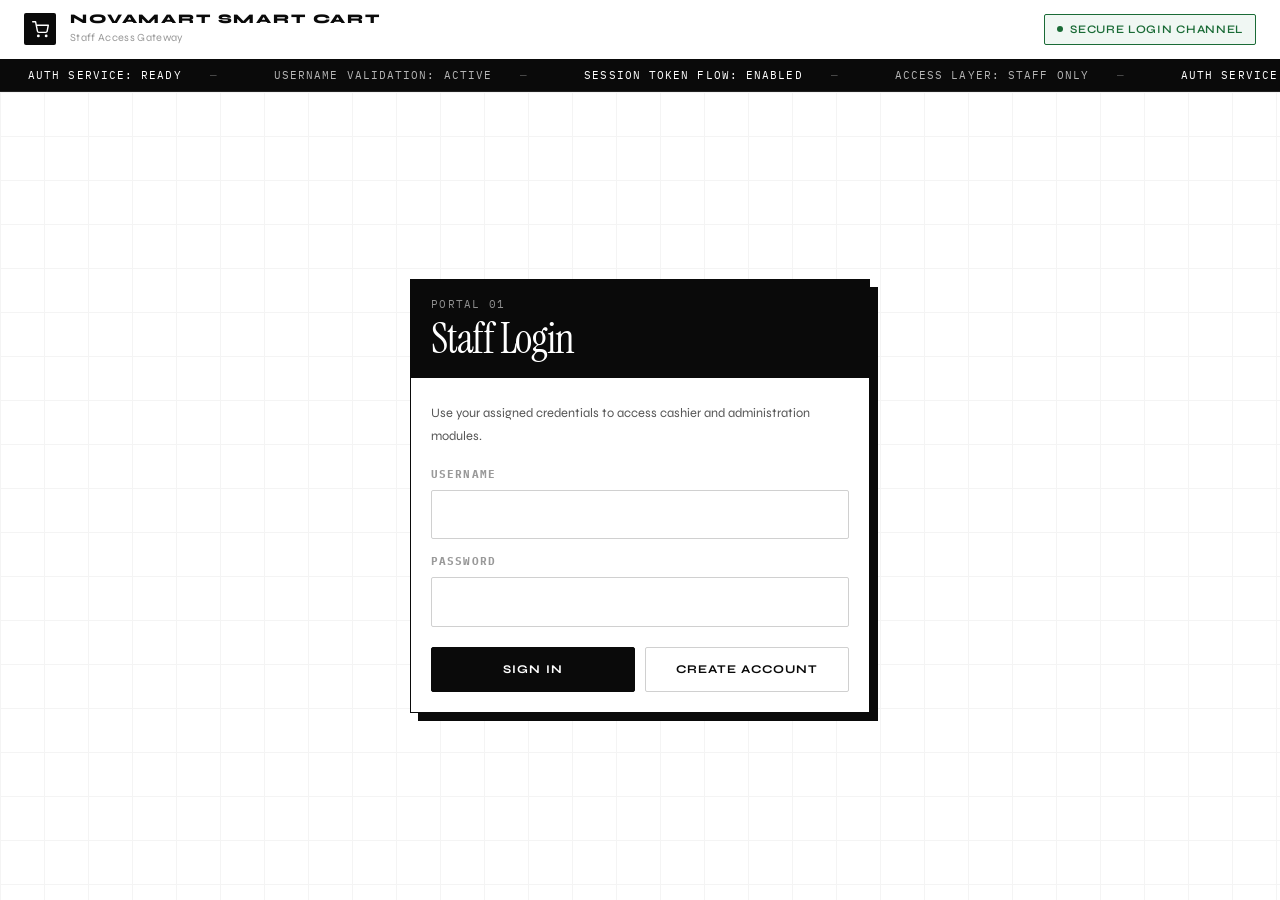
<file: web/cashier.html>
<!DOCTYPE html>
<html lang="en">
<head>
  <meta charset="UTF-8" />
  <meta name="viewport" content="width=device-width, initial-scale=1.0" />
  <title>Cashier – NovaMart</title>
  <link rel="preconnect" href="https://fonts.googleapis.com">
  <link rel="preconnect" href="https://fonts.gstatic.com" crossorigin>
  <link href="https://fonts.googleapis.com/css2?family=Syne:wght@400;500;600;700;800&family=Instrument+Serif:ital@0;1&family=IBM+Plex+Mono:wght@400;500&display=swap" rel="stylesheet">
  <style>
    :root {
      --bg: #ffffff;
      --bg-2: #f9f9f9;
      --bg-3: #f2f2f2;
      --border: #e8e8e8;
      --border-dark: #d0d0d0;
      --ink: #0a0a0a;
      --ink-2: #1a1a1a;
      --ink-3: #555555;
      --ink-4: #999999;
      --white: #ffffff;
      --green: #1a6b36;
      --green-bg: #f0f7f3;
      --amber-bg: #fdf8ee;
      --red-bg: #fff0f0;
      --blue-bg: #eef3ff;
    }

    * {
      box-sizing: border-box;
      margin: 0;
      padding: 0;
    }

    body {
      font-family: 'Syne', sans-serif;
      background: var(--bg);
      color: var(--ink);
      min-height: 100vh;
      line-height: 1.6;
    }

    .topbar {
      height: 60px;
      background: var(--white);
      border-bottom: 1.5px solid var(--ink);
      display: flex;
      align-items: center;
      justify-content: space-between;
      padding: 0 24px;
    }

    .brand {
      display: flex;
      align-items: center;
      gap: 14px;
      text-decoration: none;
      color: inherit;
    }

    .brand-icon {
      width: 32px;
      height: 32px;
      border-radius: 2px;
      background: var(--ink);
      display: flex;
      align-items: center;
      justify-content: center;
    }

    .brand-icon svg {
      width: 17px;
      height: 17px;
      stroke: #fff;
      fill: none;
      stroke-width: 2;
      stroke-linecap: round;
      stroke-linejoin: round;
    }

    .brand-text h1 {
      font-size: 0.82rem;
      font-weight: 800;
      line-height: 1;
      letter-spacing: 0.14em;
      text-transform: uppercase;
    }

    .brand-text p {
      font-size: 0.68rem;
      color: var(--ink-4);
      margin-top: 3px;
      letter-spacing: 0.03em;
    }

    .role-pill {
      display: inline-flex;
      align-items: center;
      gap: 7px;
      padding: 5px 12px;
      border-radius: 2px;
      font-size: 0.72rem;
      font-weight: 600;
      color: var(--green);
      background: var(--green-bg);
      border: 1.5px solid var(--green);
      text-transform: uppercase;
      letter-spacing: 0.06em;
    }

    .ws-pill {
      color: #8a2020;
      background: var(--red-bg);
      border-color: #efb9b9;
    }

    .ws-pill.connected {
      color: var(--green);
      background: var(--green-bg);
      border-color: var(--green);
    }

    .status-dot {
      width: 6px;
      height: 6px;
      border-radius: 50%;
      background: var(--green);
    }

    .ws-pill .status-dot {
      background: #8a2020;
    }

    .ws-pill.connected .status-dot {
      background: var(--green);
    }

    .ticker {
      background: var(--ink);
      color: var(--white);
      overflow: hidden;
      height: 32px;
      display: flex;
      align-items: center;
      border-bottom: 1px solid #222;
    }

    .ticker-track {
      display: flex;
      animation: ticker 24s linear infinite;
      white-space: nowrap;
    }

    .ticker-item {
      font-family: 'IBM Plex Mono', monospace;
      font-size: 0.68rem;
      letter-spacing: 0.1em;
      padding: 0 28px;
      color: rgba(255,255,255,0.7);
    }

    .ticker-item::after {
      content: '—';
      color: rgba(255,255,255,0.25);
      margin-left: 28px;
    }

    .ticker-item.hl {
      color: #ffffff;
    }

    .page {
      max-width: 1440px;
      margin: 0 auto;
      padding: 30px 24px;
      position: relative;
      overflow: hidden;
    }

    .page::before {
      content: '';
      position: absolute;
      inset: 0;
      background-image:
        linear-gradient(var(--border) 1px, transparent 1px),
        linear-gradient(90deg, var(--border) 1px, transparent 1px);
      background-size: 44px 44px;
      opacity: 0.45;
      pointer-events: none;
    }

    .page-header {
      display: flex;
      align-items: flex-start;
      justify-content: space-between;
      gap: 16px;
      margin-bottom: 24px;
      position: relative;
      z-index: 1;
      background: var(--white);
      border: 1.5px solid var(--ink);
      box-shadow: 6px 6px 0 var(--ink);
      padding: 20px;
    }

    .page-header h2 {
      font-family: 'Instrument Serif', serif;
      font-size: clamp(2rem, 4vw, 2.8rem);
      font-weight: 400;
      margin-bottom: 8px;
      letter-spacing: -0.03em;
      line-height: 1;
    }

    .page-header p {
      max-width: 760px;
      color: var(--ink-3);
      line-height: 1.8;
      font-size: 0.9rem;
    }

    .header-stats {
      display: flex;
      gap: 12px;
      flex-wrap: wrap;
    }

    .mini-stat {
      min-width: 170px;
      background: var(--bg-2);
      border: 1.5px solid var(--border-dark);
      border-radius: 2px;
      padding: 14px 16px;
    }

    .mini-stat span {
      display: block;
      font-size: 0.68rem;
      color: var(--ink-4);
      margin-bottom: 6px;
      text-transform: uppercase;
      letter-spacing: 0.12em;
      font-family: 'IBM Plex Mono', monospace;
    }

    .mini-stat strong {
      font-size: 1.05rem;
      font-weight: 600;
    }

    .alert {
      display: none;
      margin-bottom: 16px;
      padding: 12px 14px;
      border-radius: 2px;
      font-size: 0.78rem;
      font-weight: 600;
      border: 1.5px solid transparent;
      letter-spacing: 0.05em;
      text-transform: uppercase;
      font-family: 'IBM Plex Mono', monospace;
      position: relative;
      z-index: 1;
      background: var(--white);
    }

    .alert.show {
      display: block;
    }

    .alert-success {
      background: var(--green-bg);
      color: var(--green);
      border-color: #a7dfb9;
    }

    .alert-danger {
      background: var(--red-bg);
      color: #8a2020;
      border-color: #efb9b9;
    }

    .alert-warning {
      background: var(--amber-bg);
      color: #b45309;
      border-color: #efd8ac;
    }

    .alert-info {
      background: var(--blue-bg);
      color: #1e40af;
      border-color: #c8d8ff;
    }

    .layout {
      display: grid;
      grid-template-columns: 1.45fr 0.95fr;
      gap: 20px;
    }

    .stack {
      display: flex;
      flex-direction: column;
      gap: 20px;
    }

    .panel {
      background: var(--white);
      border: 1.5px solid var(--ink);
      border-radius: 0;
      box-shadow: 6px 6px 0 var(--ink);
      position: relative;
      z-index: 1;
    }

    .panel-header {
      padding: 18px 20px 14px;
      border-bottom: 1.5px solid var(--ink);
      background: var(--ink);
    }

    .panel-header h3 {
      font-size: 0.76rem;
      font-weight: 700;
      margin-bottom: 4px;
      letter-spacing: 0.14em;
      text-transform: uppercase;
      color: var(--white);
    }

    .panel-header p {
      font-size: 0.68rem;
      color: rgba(255,255,255,0.55);
      font-family: 'IBM Plex Mono', monospace;
    }

    .panel-body {
      padding: 20px;
      background: var(--white);
    }

    .scan-row {
      display: grid;
      grid-template-columns: 1fr auto;
      gap: 12px;
    }

    .form-control {
      width: 100%;
      height: 46px;
      border: 1.5px solid var(--border-dark);
      border-radius: 2px;
      padding: 0 14px;
      background: #fff;
      color: var(--ink);
      font-size: 0.95rem;
      outline: none;
      font-family: 'Syne', sans-serif;
    }

    .form-control:focus {
      border-color: var(--ink);
      box-shadow: 3px 3px 0 var(--border);
    }

    .form-group {
      margin-bottom: 14px;
    }

    .form-group label {
      display: block;
      font-size: 0.7rem;
      font-weight: 700;
      margin-bottom: 8px;
      text-transform: uppercase;
      letter-spacing: 0.1em;
      color: var(--ink-4);
      font-family: 'IBM Plex Mono', monospace;
    }

    .btn {
      border: 1.5px solid transparent;
      border-radius: 2px;
      padding: 0 18px;
      height: 46px;
      font-size: 0.74rem;
      font-weight: 700;
      cursor: pointer;
      transition: all 0.15s ease;
      text-transform: uppercase;
      letter-spacing: 0.09em;
      font-family: 'Syne', sans-serif;
    }

    .btn:hover {
      transform: translate(-2px, -2px);
    }

    .btn-dark {
      background: var(--ink);
      color: var(--white);
      border-color: var(--ink);
    }

    .btn-dark:hover {
      background: #222;
      box-shadow: 4px 4px 0 var(--border-dark);
    }

    .btn-success {
      background: var(--white);
      color: var(--ink);
      border-color: var(--border-dark);
    }

    .btn-success:hover {
      border-color: var(--ink);
      box-shadow: 4px 4px 0 var(--border);
    }

    .btn-block {
      width: 100%;
    }

    .empty-state {
      text-align: center;
      padding: 48px 20px;
      color: var(--ink-4);
      background: var(--bg-2);
      border: 1.5px dashed var(--border-dark);
      border-radius: 2px;
    }

    .empty-state .icon {
      font-size: 1.8rem;
      margin-bottom: 10px;
    }

    .table-wrap {
      overflow-x: auto;
      border: 1.5px solid var(--ink);
      border-radius: 0;
    }

    table {
      width: 100%;
      border-collapse: collapse;
      min-width: 560px;
    }

    thead {
      background: var(--bg-3);
    }

    th, td {
      padding: 14px 14px;
      border-bottom: 1px solid var(--border);
      text-align: left;
      font-size: 0.93rem;
    }

    th {
      font-size: 0.7rem;
      letter-spacing: 0.1em;
      text-transform: uppercase;
      color: var(--ink-4);
      font-weight: 700;
      font-family: 'IBM Plex Mono', monospace;
    }

    tbody tr:last-child td {
      border-bottom: none;
    }

    .item-name {
      font-weight: 600;
    }

    .item-sub {
      font-size: 0.74rem;
      color: var(--ink-4);
      margin-top: 3px;
    }

    .qty-badge {
      display: inline-flex;
      align-items: center;
      justify-content: center;
      min-width: 34px;
      height: 28px;
      padding: 0 10px;
      border-radius: 2px;
      background: var(--bg-2);
      color: var(--ink-3);
      font-weight: 700;
      font-size: 0.82rem;
      border: 1px solid var(--border-dark);
    }

    .total-box {
      margin-top: 16px;
      background: var(--ink);
      color: var(--white);
      border-radius: 0;
      padding: 16px 18px;
      display: flex;
      align-items: center;
      justify-content: space-between;
      border: 1.5px solid var(--ink);
    }

    .total-box span {
      font-size: 0.92rem;
      opacity: 0.82;
    }

    .total-box strong {
      font-size: 1.5rem;
      font-weight: 800;
    }

    .summary-box {
      border: 1.5px solid var(--border-dark);
      background: var(--bg-2);
      border-radius: 2px;
      padding: 16px;
      margin: 14px 0 18px;
    }

    .summary-row {
      display: flex;
      justify-content: space-between;
      align-items: center;
      margin-bottom: 10px;
      font-size: 0.94rem;
    }

    .summary-row:last-child {
      margin-bottom: 0;
      font-weight: 800;
      font-size: 1.05rem;
    }

    .summary-row .muted {
      color: var(--ink-4);
      font-weight: 500;
    }

    .receipt-box {
      border: 1.5px solid var(--border-dark);
      background: #fcfcfc;
      border-radius: 2px;
      padding: 18px;
      font-family: 'IBM Plex Mono', monospace;
      font-size: 0.9rem;
    }

    .receipt-head {
      text-align: center;
      margin-bottom: 10px;
    }

    .receipt-head strong {
      display: block;
      font-size: 1rem;
      margin-bottom: 4px;
    }

    .receipt-head span {
      color: var(--ink-4);
      font-size: 0.8rem;
    }

    .receipt-box hr {
      border: none;
      border-top: 1px dashed var(--border-dark);
      margin: 12px 0;
    }

    .receipt-row {
      display: flex;
      justify-content: space-between;
      gap: 10px;
      margin-bottom: 6px;
    }

    .receipt-row:last-child {
      margin-bottom: 0;
    }

    .receipt-actions {
      display: flex;
      gap: 10px;
      margin-top: 14px;
    }

    .receipt-actions .btn {
      flex: 1;
    }

    .hidden {
      display: none !important;
    }

    @keyframes ticker {
      0% { transform: translateX(0); }
      100% { transform: translateX(-50%); }
    }

    @media (max-width: 1100px) {
      .layout {
        grid-template-columns: 1fr;
      }
    }

    @media (max-width: 700px) {
      .page {
        padding: 16px;
      }

      .topbar {
        height: auto;
        padding: 16px;
        flex-direction: column;
        align-items: flex-start;
        gap: 12px;
      }

      .brand-text p,
      .role-pill {
        display: none;
      }

      .page-header {
        flex-direction: column;
      }

      .scan-row {
        grid-template-columns: 1fr;
      }

      .receipt-actions {
        flex-direction: column;
      }

      .btn {
        width: 100%;
      }
    }
  </style>
</head>
<body>
  <header class="topbar">
    <a class="brand" href="index.html">
      <div class="brand-icon">
        <svg viewBox="0 0 24 24">
          <circle cx="9" cy="21" r="1"></circle><circle cx="20" cy="21" r="1"></circle>
          <path d="M1 1h4l2.68 13.39a2 2 0 0 0 2 1.61h9.72a2 2 0 0 0 2-1.61L23 6H6"></path>
        </svg>
      </div>
      <div class="brand-text">
        <h1>NovaMart Smart Cart</h1>
        <p>Cashier Checkout Interface</p>
      </div>
    </a>
    <div style="display:flex; align-items:center; gap:8px;">
      <div class="role-pill"><span class="status-dot"></span>Cashier Console</div>
      <div id="ws-status-pill" class="role-pill ws-pill"><span class="status-dot"></span>Live feed offline</div>
      <button class="btn btn-success" id="logout-btn" type="button" style="height:36px; padding:0 12px;">Logout</button>
    </div>
  </header>

  <div class="ticker">
    <div class="ticker-track">
      <span class="ticker-item hl">CASHIER TERMINAL: ACTIVE</span>
      <span class="ticker-item">RFID LOOKUP: READY</span>
      <span class="ticker-item hl">PRODUCT FLOW: LIVE</span>
      <span class="ticker-item">CHECKOUT QUEUE: STANDBY</span>
      <span class="ticker-item hl">CASHIER TERMINAL: ACTIVE</span>
      <span class="ticker-item">RFID LOOKUP: READY</span>
      <span class="ticker-item hl">PRODUCT FLOW: LIVE</span>
      <span class="ticker-item">CHECKOUT QUEUE: STANDBY</span>
    </div>
  </div>

  <main class="page">
    <section class="page-header">
      <div>
        <h2>Checkout active smart carts</h2>
        <p>
          Scan a cart RFID, review the products already attached to that cart, confirm the total amount, and complete the transaction for the current customer.
        </p>
      </div>

      <div class="header-stats">
        <div class="mini-stat">
          <span>Cart Access</span>
          <strong>RFID Lookup</strong>
        </div>
        <div class="mini-stat">
          <span>Checkout Mode</span>
          <strong>Cashier Ready</strong>
        </div>
      </div>
    </section>

    <div id="alert" class="alert"></div>

    <section class="layout">
      <div class="stack">
        <div class="panel">
          <div class="panel-header">
            <h3>Scan Cart RFID</h3>
            <p>Load a customer cart using its RFID code.</p>
          </div>
          <div class="panel-body">
            <div class="scan-row">
              <input id="rfid-input" class="form-control" placeholder="RFID-CART-001" />
              <button class="btn btn-dark" onclick="loadCartByRFID()">Scan Cart</button>
            </div>
          </div>
        </div>

        <div class="panel">
          <div class="panel-header">
            <h3>Cart Items</h3>
            <p>Review the products currently attached to the cart.</p>
          </div>
          <div class="panel-body">
            <div id="cart-empty" class="empty-state">
              <div class="icon">00</div>
              <p>Scan an RFID cart code to load cart details.</p>
            </div>

            <div id="cart-content" class="hidden">
              <div class="table-wrap">
                <table>
                  <thead>
                    <tr>
                      <th>Product</th>
                      <th>Unit Price</th>
                      <th>Qty</th>
                      <th>Subtotal</th>
                    </tr>
                  </thead>
                  <tbody id="items-body"></tbody>
                </table>
              </div>

              <div class="total-box">
                <span>Total Amount</span>
                <strong id="total-display">$0.00</strong>
              </div>
            </div>
          </div>
        </div>
      </div>

      <div class="stack">
        <div class="panel">
          <div class="panel-header">
            <h3>Checkout</h3>
            <p>Confirm payment and generate the bill.</p>
          </div>
          <div class="panel-body">
            <div id="payment-idle" class="empty-state">
              <div class="icon">01</div>
              <p>Load a cart first to continue with payment.</p>
            </div>

            <div id="payment-form" class="hidden">
              <div class="form-group">
                <label for="cashier-id">Cashier ID</label>
                <input id="cashier-id" class="form-control" type="number" value="1" placeholder="1" />
              </div>

              <div class="form-group">
                <label for="payment-method">Payment Method</label>
                <select id="payment-method" class="form-control">
                  <option value="cash">Cash</option>
                  <option value="card">Card</option>
                  <option value="digital">Digital Wallet</option>
                </select>
              </div>

              <div class="summary-box">
                <div class="summary-row">
                  <span class="muted">Cart Status</span>
                  <span id="cart-status">Ready for billing</span>
                </div>
                <div class="summary-row">
                  <span>Amount Due</span>
                  <span id="payment-total">$0.00</span>
                </div>
              </div>

              <button class="btn btn-success btn-block" onclick="processCheckout()">
                Complete Payment
              </button>
            </div>
          </div>
        </div>

        <div id="receipt-card" class="panel hidden">
          <div class="panel-header">
            <h3>Receipt</h3>
            <p>Generated bill for the completed transaction.</p>
          </div>
          <div class="panel-body">
            <div id="receipt-content"></div>

            <div class="receipt-actions">
              <button class="btn btn-dark" onclick="printReceipt()">Print Receipt</button>
              <button class="btn btn-success" onclick="resetCashier()">Next Customer</button>
            </div>
          </div>
        </div>
      </div>
    </section>
  </main>

  <script src="./public/js/api.js"></script>
  <script>

    let currentCartId = null;
    let currentTotal = 0;
    let currentCartItems = [];
    let currentCartStatus = '';
    let lastBill = null;
    let cartSocket = null;
    let reconnectTimer = null;
    let reconnectAttempts = 0;

    function setAlert(message, type = 'info') {
      const el = document.getElementById('alert');
      el.className = `alert alert-${type} show`;
      el.textContent = message;

      clearTimeout(window.__alertTimer);
      window.__alertTimer = setTimeout(() => {
        el.className = 'alert';
        el.textContent = '';
      }, 4000);
    }

    function money(value) {
      return '$' + Number(value || 0).toFixed(2);
    }

    function dateTime(value) {
      if (!value) return '—';
      return new Date(value).toLocaleString();
    }

    function escapeHtml(value) {
      return String(value ?? '')
        .replace(/&/g, '&amp;')
        .replace(/</g, '&lt;')
        .replace(/>/g, '&gt;')
        .replace(/"/g, '&quot;')
        .replace(/'/g, '&#39;');
    }

    function updateSocketStatus(connected, label) {
      const el = document.getElementById('ws-status-pill');
      if (!el) return;

      el.classList.toggle('connected', Boolean(connected));
      el.innerHTML = `<span class="status-dot"></span>${escapeHtml(label)}`;
    }

    function applyCartPayload(res, source = 'RFID') {
      currentCartId = res.data.cart.id;
      currentTotal = Number(res.data.total || 0);
      currentCartItems = Array.isArray(res.data.items) ? res.data.items : [];
      currentCartStatus = res.data.cart.status || 'active';

      renderItems(currentCartItems);

      document.getElementById('total-display').textContent = money(currentTotal);
      document.getElementById('payment-total').textContent = money(currentTotal);
      document.getElementById('cart-status').textContent = currentCartStatus;

      document.getElementById('cart-empty').classList.add('hidden');
      document.getElementById('cart-content').classList.remove('hidden');
      document.getElementById('payment-idle').classList.add('hidden');
      document.getElementById('payment-form').classList.remove('hidden');
      document.getElementById('receipt-card').classList.add('hidden');

      const nextMessage = source === 'WS'
        ? `Live cart update received. Cart #${currentCartId} loaded.`
        : `Cart #${currentCartId} loaded successfully.`;
      setAlert(nextMessage, 'success');
    }

    function getCartSocketUrl() {
      const base = (window.API_BASE_URL || 'http://localhost:8787/api').replace(/\/$/, '');
      const wsBase = base.replace(/^http:/, 'ws:').replace(/^https:/, 'wss:');
      return `${wsBase}/cart/latest`;
    }

    function scheduleSocketReconnect() {
      if (reconnectTimer) return;

      const delay = Math.min(10000, 1000 * (2 ** reconnectAttempts));
      reconnectAttempts += 1;
      updateSocketStatus(false, `Live feed reconnecting (${Math.ceil(delay / 1000)}s)`);

      reconnectTimer = setTimeout(() => {
        reconnectTimer = null;
        connectCartSocket();
      }, delay);
    }

    function connectCartSocket() {
      if (cartSocket && (cartSocket.readyState === WebSocket.OPEN || cartSocket.readyState === WebSocket.CONNECTING)) {
        return;
      }

      try {
        updateSocketStatus(false, 'Connecting live feed...');
        cartSocket = new WebSocket(getCartSocketUrl());
      } catch (err) {
        console.error('Failed to initialize cart socket', err);
        updateSocketStatus(false, 'Live feed unavailable');
        scheduleSocketReconnect();
        return;
      }

      cartSocket.addEventListener('open', () => {
        reconnectAttempts = 0;
        updateSocketStatus(true, 'Live feed connected');
      });

      cartSocket.addEventListener('message', (event) => {
        try {
          const res = JSON.parse(event.data);
          if (!(res?.success && res?.data?.cart && Array.isArray(res?.data?.items))) {
            return;
          }
          applyCartPayload(res, 'WS');
        } catch (err) {
          console.warn('Ignoring non-JSON websocket message', err);
        }
      });

      cartSocket.addEventListener('close', () => {
        updateSocketStatus(false, 'Live feed disconnected');
        scheduleSocketReconnect();
      });

      cartSocket.addEventListener('error', () => {
        updateSocketStatus(false, 'Live feed error');
        if (cartSocket) {
          cartSocket.close();
        }
      });
    }

    async function loadCartByRFID() {
      const rfid = document.getElementById('rfid-input').value.trim();

      if (!rfid) {
        setAlert('Please enter an RFID code.', 'warning');
        return;
      }

      try {
        const res = await api.get(`/cart/rfid/${encodeURIComponent(rfid)}`);

        if (!res.success) {
          setAlert(res.message || 'Unable to load cart.', 'danger');
          return;
        }
        applyCartPayload(res, 'RFID');
      } catch (err) {
        console.error(err);
        setAlert('Failed to connect to the backend.', 'danger');
      }
    }

    function renderItems(items) {
      const tbody = document.getElementById('items-body');

      if (!items.length) {
        tbody.innerHTML = `
          <tr>
            <td colspan="4" style="text-align:center; color:#6b7280;">No items found in this cart.</td>
          </tr>
        `;
        return;
      }

      tbody.innerHTML = items.map(item => `
        <tr>
          <td>
            <div class="item-name">${escapeHtml(item.name)}</div>
            <div class="item-sub">${escapeHtml(item.category || 'General item')}</div>
          </td>
          <td>${money(item.price)}</td>
          <td><span class="qty-badge">${Number(item.quantity || 0)}</span></td>
          <td>${money(Number(item.price || 0) * Number(item.quantity || 0))}</td>
        </tr>
      `).join('');
    }

    async function processCheckout() {
      if (!currentCartId) {
        setAlert('Load a cart before checkout.', 'warning');
        return;
      }

      const cashierId = parseInt(document.getElementById('cashier-id').value || '1', 10);
      const paymentMethod = document.getElementById('payment-method').value;

      if (!cashierId || cashierId <= 0) {
        setAlert('Enter a valid cashier ID.', 'warning');
        return;
      }

      try {
        const res = await api.post('/checkout', {
          cartId: currentCartId,
          cashierId: cashierId,
          paymentMethod: paymentMethod
        });

        if (!res.success) {
          setAlert(res.message || 'Checkout failed.', 'danger');
          return;
        }

        const bill = res.data?.bill;
        if (!bill) {
          setAlert('Checkout completed, but bill data was not returned.', 'danger');
          return;
        }

        lastBill = bill;

        document.getElementById('receipt-content').innerHTML = `
          <div class="receipt-box">
            <div class="receipt-head">
              <strong>NovaMart Smart Cart</strong>
              <span>${dateTime(bill.createdAt || bill.created_at)}</span>
              <strong style="margin-top:8px;">${escapeHtml(bill.billNumber || bill.bill_number || '—')}</strong>
            </div>
            <hr>
            ${currentCartItems.map(item => `
              <div class="receipt-row">
                <span>${escapeHtml(item.name)} × ${Number(item.quantity || 0)}</span>
                <span>${money(Number(item.price || 0) * Number(item.quantity || 0))}</span>
              </div>
            `).join('')}
            <hr>
            <div class="receipt-row">
              <span>Cart</span>
              <span>#${escapeHtml(bill.cartId || bill.cart_id || currentCartId)}</span>
            </div>
            <div class="receipt-row">
              <span>Cashier</span>
              <span>#${escapeHtml(bill.cashierId || bill.cashier_id || cashierId)}</span>
            </div>
            <div class="receipt-row">
              <span>Payment</span>
              <span>${escapeHtml(String(bill.paymentMethod || bill.payment_method || paymentMethod).toUpperCase())}</span>
            </div>
            <hr>
            <div class="receipt-row" style="font-weight:800;">
              <span>TOTAL</span>
              <span>${money(bill.totalAmount || bill.total_amount || currentTotal)}</span>
            </div>
          </div>
        `;

        document.getElementById('receipt-card').classList.remove('hidden');
        document.getElementById('payment-form').classList.add('hidden');

        setAlert(`Checkout complete. Bill ${bill.billNumber || bill.bill_number} generated.`, 'success');
      } catch (err) {
        console.error(err);
        setAlert('Failed to complete checkout.', 'danger');
      }
    }

    function printReceipt() {
      window.print();
    }

    function resetCashier() {
      currentCartId = null;
      currentTotal = 0;
      currentCartItems = [];
      currentCartStatus = '';
      lastBill = null;

      document.getElementById('rfid-input').value = '';
      document.getElementById('items-body').innerHTML = '';
      document.getElementById('total-display').textContent = '$0.00';
      document.getElementById('payment-total').textContent = '$0.00';
      document.getElementById('cart-status').textContent = 'Ready for billing';

      document.getElementById('cart-empty').classList.remove('hidden');
      document.getElementById('cart-content').classList.add('hidden');
      document.getElementById('payment-idle').classList.remove('hidden');
      document.getElementById('payment-form').classList.add('hidden');
      document.getElementById('receipt-card').classList.add('hidden');

      setAlert('Cashier screen reset for next customer.', 'info');
    }

    document.getElementById('rfid-input').addEventListener('keyup', (e) => {
      if (e.key === 'Enter') loadCartByRFID();
    });

    document.getElementById('logout-btn').addEventListener('click', () => {
      window.auth.logout();
      window.location.href = 'login.html';
    });

    window.addEventListener('beforeunload', () => {
      if (reconnectTimer) {
        clearTimeout(reconnectTimer);
        reconnectTimer = null;
      }

      if (cartSocket) {
        cartSocket.close();
      }
    });

    async function initPage() {
      if (!await window.auth.enforceRole('cashier')) {
        return;
      }

      connectCartSocket();
    }

    window.addEventListener('DOMContentLoaded', () => {
      initPage();
    });
  </script>
</body>
</html>
</file>
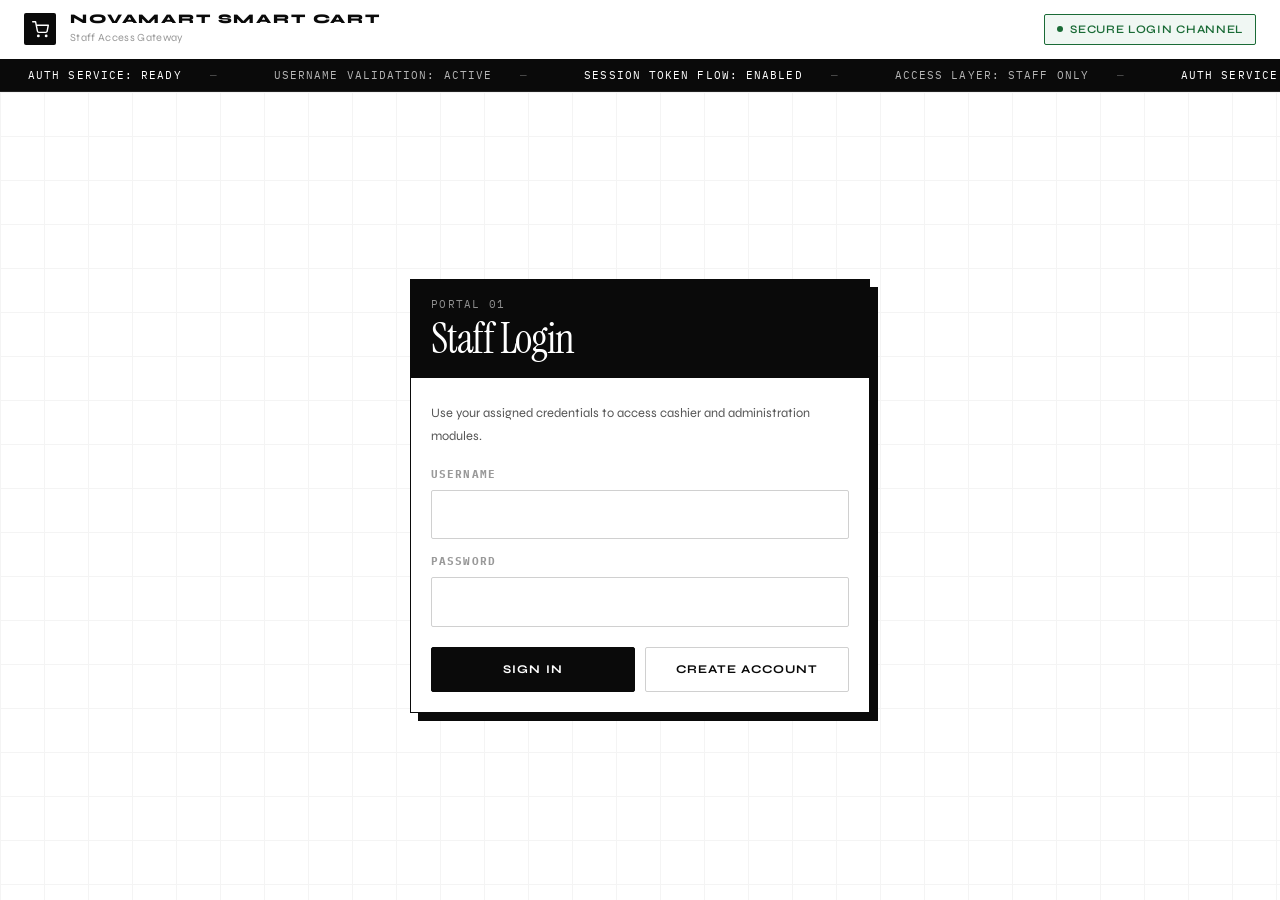
<file: web/login.html>
<!DOCTYPE html>
<html lang="en">
<head>
  <meta charset="utf-8" />
  <meta name="viewport" content="width=device-width,initial-scale=1" />
  <title>Login — NovaMart</title>
  <link rel="preconnect" href="https://fonts.googleapis.com">
  <link rel="preconnect" href="https://fonts.gstatic.com" crossorigin>
  <link href="https://fonts.googleapis.com/css2?family=Syne:wght@400;500;600;700;800&family=Instrument+Serif:ital@0;1&family=IBM+Plex+Mono:wght@400;500&display=swap" rel="stylesheet">
  <link rel="stylesheet" href="./public/css/style.css">
  <style>
    *, *::before, *::after {
      box-sizing: border-box;
      margin: 0;
      padding: 0;
    }

    :root {
      --bg: #ffffff;
      --bg-2: #f9f9f9;
      --border: #e8e8e8;
      --border-dark: #d0d0d0;
      --ink: #0a0a0a;
      --ink-3: #555555;
      --ink-4: #999999;
      --black: #0a0a0a;
      --white: #ffffff;
      --green: #1a6b36;
      --green-bg: #f0f7f3;
      --green-soft: #e8f6ed;
      --red-soft: #fff0f0;
      --red-ink: #8a2020;
    }

    body {
      font-family: 'Syne', sans-serif;
      background: var(--bg);
      color: var(--ink);
      min-height: 100vh;
      line-height: 1.6;
    }

    .topbar {
      background: var(--white);
      border-bottom: 1.5px solid var(--ink);
      padding: 0 24px;
      display: flex;
      align-items: center;
      justify-content: space-between;
      height: 60px;
      position: sticky;
      top: 0;
      z-index: 100;
    }

    .brand {
      display: flex;
      align-items: center;
      gap: 14px;
      text-decoration: none;
      color: inherit;
    }

    .brand-mark {
      width: 32px;
      height: 32px;
      background: var(--black);
      border-radius: 2px;
      display: flex;
      align-items: center;
      justify-content: center;
    }

    .brand-mark svg {
      width: 17px;
      height: 17px;
      stroke: #fff;
      fill: none;
      stroke-width: 2;
      stroke-linecap: round;
      stroke-linejoin: round;
    }

    .brand-name {
      font-size: 0.82rem;
      font-weight: 800;
      letter-spacing: 0.14em;
      text-transform: uppercase;
      line-height: 1;
    }

    .brand-sub {
      font-size: 0.68rem;
      color: var(--ink-4);
      margin-top: 3px;
      font-weight: 400;
      letter-spacing: 0.03em;
    }

    .status-pill {
      display: inline-flex;
      align-items: center;
      gap: 7px;
      padding: 5px 12px;
      border-radius: 2px;
      font-size: 0.72rem;
      font-weight: 600;
      letter-spacing: 0.06em;
      border: 1.5px solid var(--border-dark);
      background: var(--white);
      color: var(--ink-3);
      text-transform: uppercase;
    }

    .status-pill.online {
      border-color: var(--green);
      background: var(--green-bg);
      color: var(--green);
    }

    .status-dot {
      width: 6px;
      height: 6px;
      border-radius: 50%;
      background: var(--green);
    }

    .ticker {
      background: var(--black);
      color: var(--white);
      overflow: hidden;
      height: 32px;
      display: flex;
      align-items: center;
      border-bottom: 1px solid #222;
    }

    .ticker-track {
      display: flex;
      animation: ticker 24s linear infinite;
      white-space: nowrap;
    }

    .ticker-item {
      font-family: 'IBM Plex Mono', monospace;
      font-size: 0.68rem;
      letter-spacing: 0.1em;
      padding: 0 28px;
      color: rgba(255,255,255,0.7);
    }

    .ticker-item::after {
      content: '—';
      color: rgba(255,255,255,0.25);
      margin-left: 28px;
    }

    .ticker-item.hl { color: #ffffff; }

    .auth-shell {
      min-height: calc(100vh - 92px);
      display: grid;
      place-items: center;
      padding: 48px 20px;
      position: relative;
      overflow: hidden;
    }

    .auth-shell::before {
      content: '';
      position: absolute;
      inset: 0;
      background-image:
        linear-gradient(var(--border) 1px, transparent 1px),
        linear-gradient(90deg, var(--border) 1px, transparent 1px);
      background-size: 44px 44px;
      opacity: 0.45;
      pointer-events: none;
    }

    .auth-card {
      width: min(100%, 460px);
      background: var(--white);
      border: 1.5px solid var(--ink);
      box-shadow: 8px 8px 0 var(--ink);
      position: relative;
      z-index: 1;
    }

    .auth-head {
      background: var(--black);
      padding: 16px 20px;
      border-bottom: 1.5px solid var(--ink);
    }

    .auth-label {
      font-family: 'IBM Plex Mono', monospace;
      font-size: 0.66rem;
      letter-spacing: 0.12em;
      color: rgba(255,255,255,0.55);
      text-transform: uppercase;
      display: block;
      margin-bottom: 6px;
    }

    .auth-title {
      font-family: 'Instrument Serif', serif;
      font-size: clamp(2rem, 5vw, 2.6rem);
      font-weight: 400;
      line-height: 1;
      letter-spacing: -0.03em;
      color: var(--white);
    }

    .auth-body {
      padding: 24px 20px 20px;
    }

    .auth-note {
      font-size: 0.8rem;
      color: var(--ink-3);
      margin-bottom: 18px;
      line-height: 1.8;
    }

    label {
      display: block;
      font-size: 0.7rem;
      font-weight: 700;
      letter-spacing: 0.1em;
      text-transform: uppercase;
      color: var(--ink-4);
      margin: 14px 0 6px;
      font-family: 'IBM Plex Mono', monospace;
    }

    input {
      width: 100%;
      padding: 11px 12px;
      border: 1.5px solid var(--border-dark);
      border-radius: 2px;
      background: var(--white);
      font: inherit;
      color: var(--ink);
      transition: border-color 0.15s ease, box-shadow 0.15s ease;
    }

    input:focus {
      outline: none;
      border-color: var(--ink);
      box-shadow: 3px 3px 0 var(--border);
    }

    .actions {
      margin-top: 20px;
      display: grid;
      grid-template-columns: 1fr 1fr;
      gap: 10px;
    }

    .btn {
      display: inline-flex;
      align-items: center;
      justify-content: center;
      gap: 10px;
      padding: 12px 16px;
      border-radius: 2px;
      font-size: 0.74rem;
      font-weight: 700;
      font-family: 'Syne', sans-serif;
      text-decoration: none;
      border: 1.5px solid transparent;
      cursor: pointer;
      letter-spacing: 0.09em;
      text-transform: uppercase;
      transition: all 0.15s ease;
    }

    .btn-primary {
      background: var(--black);
      color: var(--white);
      border-color: var(--black);
    }

    .btn-primary:hover {
      background: #222;
      transform: translate(-2px, -2px);
      box-shadow: 4px 4px 0 var(--border-dark);
    }

    .btn-outline {
      background: var(--white);
      color: var(--ink);
      border-color: var(--border-dark);
    }

    .btn-outline:hover {
      border-color: var(--ink);
      transform: translate(-2px, -2px);
      box-shadow: 4px 4px 0 var(--border);
    }

    .alert {
      display: none;
      margin-top: 14px;
      padding: 10px 12px;
      font-size: 0.75rem;
      border-radius: 2px;
      border: 1.5px solid transparent;
      font-family: 'IBM Plex Mono', monospace;
      letter-spacing: 0.03em;
    }

    .alert.error {
      background: var(--red-soft);
      color: var(--red-ink);
      border-color: #efb9b9;
    }

    .alert.success {
      background: var(--green-soft);
      color: var(--green);
      border-color: #a7dfb9;
    }

    @keyframes ticker {
      0% { transform: translateX(0); }
      100% { transform: translateX(-50%); }
    }

    @media (max-width: 640px) {
      .topbar { padding: 0 14px; }
      .brand-sub, .status-pill { display: none; }
      .auth-card { box-shadow: 5px 5px 0 var(--ink); }
      .actions { grid-template-columns: 1fr; }
    }
  </style>
</head>
<body>
  <header class="topbar">
    <a class="brand" href="index.html">
      <div class="brand-mark">
        <svg viewBox="0 0 24 24">
          <circle cx="9" cy="21" r="1"></circle><circle cx="20" cy="21" r="1"></circle>
          <path d="M1 1h4l2.68 13.39a2 2 0 0 0 2 1.61h9.72a2 2 0 0 0 2-1.61L23 6H6"></path>
        </svg>
      </div>
      <div>
        <div class="brand-name">NovaMart Smart Cart</div>
        <div class="brand-sub">Staff Access Gateway</div>
      </div>
    </a>
    <div class="status-pill online">
      <span class="status-dot"></span>
      Secure Login Channel
    </div>
  </header>

  <div class="ticker">
    <div class="ticker-track">
      <span class="ticker-item hl">AUTH SERVICE: READY</span>
      <span class="ticker-item">USERNAME VALIDATION: ACTIVE</span>
      <span class="ticker-item hl">SESSION TOKEN FLOW: ENABLED</span>
      <span class="ticker-item">ACCESS LAYER: STAFF ONLY</span>
      <span class="ticker-item hl">AUTH SERVICE: READY</span>
      <span class="ticker-item">USERNAME VALIDATION: ACTIVE</span>
      <span class="ticker-item hl">SESSION TOKEN FLOW: ENABLED</span>
      <span class="ticker-item">ACCESS LAYER: STAFF ONLY</span>
    </div>
  </div>

  <main class="auth-shell">
    <div class="auth-card">
      <div class="auth-head">
        <span class="auth-label">Portal 01</span>
        <h1 class="auth-title">Staff Login</h1>
      </div>
      <div class="auth-body">
        <p class="auth-note">Use your assigned credentials to access cashier and administration modules.</p>
        <form id="login-form">
          <label for="name">Username</label>
          <input id="name" name="name" autocomplete="username" required>
          <label for="password">Password</label>
          <input id="password" name="password" type="password" autocomplete="current-password" required>
          <div class="actions">
            <button type="submit" class="btn btn-primary">Sign In</button>
            <a href="register.html" class="btn btn-outline">Create Account</a>
          </div>
        </form>
        <div id="login-alert" class="alert"></div>
      </div>
    </div>
  </main>

  <script src="./public/js/api.js"></script>
  <script>
    const form = document.getElementById('login-form');
    const alertEl = document.getElementById('login-alert');
    function show(msg, ok){ alertEl.style.display='block'; alertEl.className = 'alert ' + (ok? 'success':'error'); alertEl.textContent = msg }

    form.addEventListener('submit', async e => {
      e.preventDefault();
      const name = form.name.value.trim();
      const password = form.password.value;
      const res = await window.auth.loginUser({ name, password });
      if (!res || !res.success) return show(res?.message || 'Login failed', false);
      show('Login successful — redirecting...', true);
      setTimeout(() => { window.auth.redirectToDashboard(res.user); }, 700);
    });

    window.addEventListener('DOMContentLoaded', async () => {
      if (!window.auth.isAuthenticated()) {
        return;
      }

      const session = await window.auth.validateSession();
      if (session.authenticated) {
        window.auth.redirectToDashboard(session.user);
      }
    });
  </script>
</body>
</html>
</file>
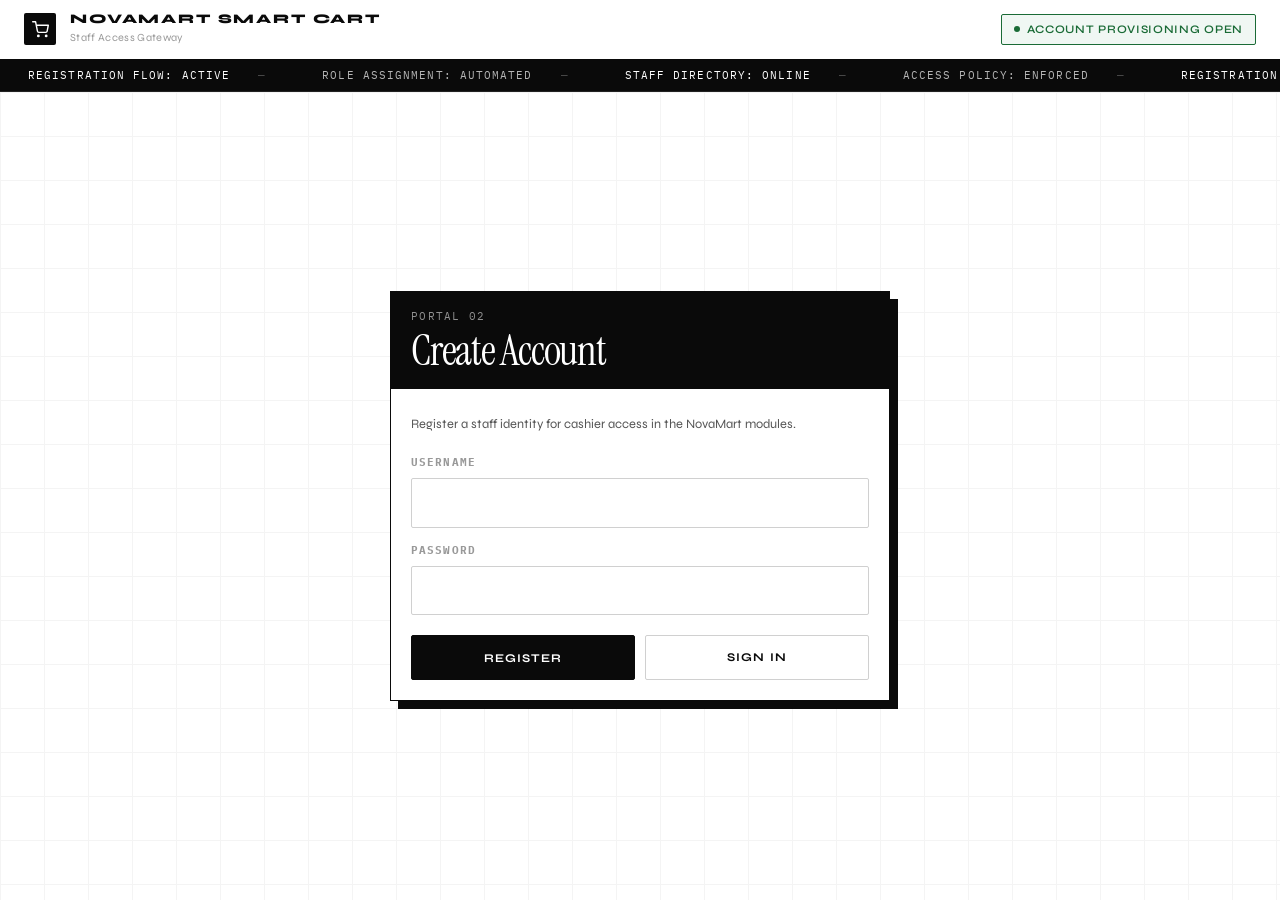
<file: web/register.html>
<!DOCTYPE html>
<html lang="en">
<head>
  <meta charset="utf-8" />
  <meta name="viewport" content="width=device-width,initial-scale=1" />
  <title>Register — NovaMart</title>
  <link rel="preconnect" href="https://fonts.googleapis.com">
  <link rel="preconnect" href="https://fonts.gstatic.com" crossorigin>
  <link href="https://fonts.googleapis.com/css2?family=Syne:wght@400;500;600;700;800&family=Instrument+Serif:ital@0;1&family=IBM+Plex+Mono:wght@400;500&display=swap" rel="stylesheet">
  <link rel="stylesheet" href="./public/css/style.css">
  <style>
    *, *::before, *::after {
      box-sizing: border-box;
      margin: 0;
      padding: 0;
    }

    :root {
      --bg: #ffffff;
      --bg-2: #f9f9f9;
      --border: #e8e8e8;
      --border-dark: #d0d0d0;
      --ink: #0a0a0a;
      --ink-3: #555555;
      --ink-4: #999999;
      --black: #0a0a0a;
      --white: #ffffff;
      --green: #1a6b36;
      --green-bg: #f0f7f3;
      --green-soft: #e8f6ed;
      --red-soft: #fff0f0;
      --red-ink: #8a2020;
    }

    body {
      font-family: 'Syne', sans-serif;
      background: var(--bg);
      color: var(--ink);
      min-height: 100vh;
      line-height: 1.6;
    }

    .topbar {
      background: var(--white);
      border-bottom: 1.5px solid var(--ink);
      padding: 0 24px;
      display: flex;
      align-items: center;
      justify-content: space-between;
      height: 60px;
      position: sticky;
      top: 0;
      z-index: 100;
    }

    .brand {
      display: flex;
      align-items: center;
      gap: 14px;
      text-decoration: none;
      color: inherit;
    }

    .brand-mark {
      width: 32px;
      height: 32px;
      background: var(--black);
      border-radius: 2px;
      display: flex;
      align-items: center;
      justify-content: center;
    }

    .brand-mark svg {
      width: 17px;
      height: 17px;
      stroke: #fff;
      fill: none;
      stroke-width: 2;
      stroke-linecap: round;
      stroke-linejoin: round;
    }

    .brand-name {
      font-size: 0.82rem;
      font-weight: 800;
      letter-spacing: 0.14em;
      text-transform: uppercase;
      line-height: 1;
    }

    .brand-sub {
      font-size: 0.68rem;
      color: var(--ink-4);
      margin-top: 3px;
      font-weight: 400;
      letter-spacing: 0.03em;
    }

    .status-pill {
      display: inline-flex;
      align-items: center;
      gap: 7px;
      padding: 5px 12px;
      border-radius: 2px;
      font-size: 0.72rem;
      font-weight: 600;
      letter-spacing: 0.06em;
      border: 1.5px solid var(--border-dark);
      background: var(--white);
      color: var(--ink-3);
      text-transform: uppercase;
    }

    .status-pill.online {
      border-color: var(--green);
      background: var(--green-bg);
      color: var(--green);
    }

    .status-dot {
      width: 6px;
      height: 6px;
      border-radius: 50%;
      background: var(--green);
    }

    .ticker {
      background: var(--black);
      color: var(--white);
      overflow: hidden;
      height: 32px;
      display: flex;
      align-items: center;
      border-bottom: 1px solid #222;
    }

    .ticker-track {
      display: flex;
      animation: ticker 24s linear infinite;
      white-space: nowrap;
    }

    .ticker-item {
      font-family: 'IBM Plex Mono', monospace;
      font-size: 0.68rem;
      letter-spacing: 0.1em;
      padding: 0 28px;
      color: rgba(255,255,255,0.7);
    }

    .ticker-item::after {
      content: '—';
      color: rgba(255,255,255,0.25);
      margin-left: 28px;
    }

    .ticker-item.hl { color: #ffffff; }

    .auth-shell {
      min-height: calc(100vh - 92px);
      display: grid;
      place-items: center;
      padding: 48px 20px;
      position: relative;
      overflow: hidden;
    }

    .auth-shell::before {
      content: '';
      position: absolute;
      inset: 0;
      background-image:
        linear-gradient(var(--border) 1px, transparent 1px),
        linear-gradient(90deg, var(--border) 1px, transparent 1px);
      background-size: 44px 44px;
      opacity: 0.45;
      pointer-events: none;
    }

    .auth-card {
      width: min(100%, 500px);
      background: var(--white);
      border: 1.5px solid var(--ink);
      box-shadow: 8px 8px 0 var(--ink);
      position: relative;
      z-index: 1;
    }

    .auth-head {
      background: var(--black);
      padding: 16px 20px;
      border-bottom: 1.5px solid var(--ink);
    }

    .auth-label {
      font-family: 'IBM Plex Mono', monospace;
      font-size: 0.66rem;
      letter-spacing: 0.12em;
      color: rgba(255,255,255,0.55);
      text-transform: uppercase;
      display: block;
      margin-bottom: 6px;
    }

    .auth-title {
      font-family: 'Instrument Serif', serif;
      font-size: clamp(2rem, 5vw, 2.6rem);
      font-weight: 400;
      line-height: 1;
      letter-spacing: -0.03em;
      color: var(--white);
    }

    .auth-body {
      padding: 24px 20px 20px;
    }

    .auth-note {
      font-size: 0.8rem;
      color: var(--ink-3);
      margin-bottom: 18px;
      line-height: 1.8;
    }

    label {
      display: block;
      font-size: 0.7rem;
      font-weight: 700;
      letter-spacing: 0.1em;
      text-transform: uppercase;
      color: var(--ink-4);
      margin: 14px 0 6px;
      font-family: 'IBM Plex Mono', monospace;
    }

    input {
      width: 100%;
      padding: 11px 12px;
      border: 1.5px solid var(--border-dark);
      border-radius: 2px;
      background: var(--white);
      font: inherit;
      color: var(--ink);
      transition: border-color 0.15s ease, box-shadow 0.15s ease;
    }

    input:focus {
      outline: none;
      border-color: var(--ink);
      box-shadow: 3px 3px 0 var(--border);
    }

    .actions {
      margin-top: 20px;
      display: grid;
      grid-template-columns: 1fr 1fr;
      gap: 10px;
    }

    .btn {
      display: inline-flex;
      align-items: center;
      justify-content: center;
      gap: 10px;
      padding: 12px 16px;
      border-radius: 2px;
      font-size: 0.74rem;
      font-weight: 700;
      font-family: 'Syne', sans-serif;
      text-decoration: none;
      border: 1.5px solid transparent;
      cursor: pointer;
      letter-spacing: 0.09em;
      text-transform: uppercase;
      transition: all 0.15s ease;
    }

    .btn-primary {
      background: var(--black);
      color: var(--white);
      border-color: var(--black);
    }

    .btn-primary:hover {
      background: #222;
      transform: translate(-2px, -2px);
      box-shadow: 4px 4px 0 var(--border-dark);
    }

    .btn-outline {
      background: var(--white);
      color: var(--ink);
      border-color: var(--border-dark);
    }

    .btn-outline:hover {
      border-color: var(--ink);
      transform: translate(-2px, -2px);
      box-shadow: 4px 4px 0 var(--border);
    }

    .alert {
      display: none;
      margin-top: 14px;
      padding: 10px 12px;
      font-size: 0.75rem;
      border-radius: 2px;
      border: 1.5px solid transparent;
      font-family: 'IBM Plex Mono', monospace;
      letter-spacing: 0.03em;
    }

    .alert.error {
      background: var(--red-soft);
      color: var(--red-ink);
      border-color: #efb9b9;
    }

    .alert.success {
      background: var(--green-soft);
      color: var(--green);
      border-color: #a7dfb9;
    }

    @keyframes ticker {
      0% { transform: translateX(0); }
      100% { transform: translateX(-50%); }
    }

    @media (max-width: 640px) {
      .topbar { padding: 0 14px; }
      .brand-sub, .status-pill { display: none; }
      .auth-card { box-shadow: 5px 5px 0 var(--ink); }
      .actions { grid-template-columns: 1fr; }
    }
  </style>
</head>
<body>
  <header class="topbar">
    <a class="brand" href="index.html">
      <div class="brand-mark">
        <svg viewBox="0 0 24 24">
          <circle cx="9" cy="21" r="1"></circle><circle cx="20" cy="21" r="1"></circle>
          <path d="M1 1h4l2.68 13.39a2 2 0 0 0 2 1.61h9.72a2 2 0 0 0 2-1.61L23 6H6"></path>
        </svg>
      </div>
      <div>
        <div class="brand-name">NovaMart Smart Cart</div>
        <div class="brand-sub">Staff Access Gateway</div>
      </div>
    </a>
    <div class="status-pill online">
      <span class="status-dot"></span>
      Account Provisioning Open
    </div>
  </header>

  <div class="ticker">
    <div class="ticker-track">
      <span class="ticker-item hl">REGISTRATION FLOW: ACTIVE</span>
      <span class="ticker-item">ROLE ASSIGNMENT: AUTOMATED</span>
      <span class="ticker-item hl">STAFF DIRECTORY: ONLINE</span>
      <span class="ticker-item">ACCESS POLICY: ENFORCED</span>
      <span class="ticker-item hl">REGISTRATION FLOW: ACTIVE</span>
      <span class="ticker-item">ROLE ASSIGNMENT: AUTOMATED</span>
      <span class="ticker-item hl">STAFF DIRECTORY: ONLINE</span>
      <span class="ticker-item">ACCESS POLICY: ENFORCED</span>
    </div>
  </div>

  <main class="auth-shell">
    <div class="auth-card">
      <div class="auth-head">
        <span class="auth-label">Portal 02</span>
        <h1 class="auth-title">Create Account</h1>
      </div>
      <div class="auth-body">
        <p class="auth-note">Register a staff identity for cashier access in the NovaMart modules.</p>
        <form id="register-form">
          <label for="name">Username</label>
          <input id="name" name="name" autocomplete="username" required>
          <label for="password">Password</label>
          <input id="password" name="password" type="password" autocomplete="new-password" required>
          <div class="actions">
            <button type="submit" class="btn btn-primary">Register</button>
            <a href="login.html" class="btn btn-outline">Sign In</a>
          </div>
        </form>
        <div id="reg-alert" class="alert"></div>
      </div>
    </div>
  </main>

  <script src="./public/js/api.js"></script>
  <script>
    const form = document.getElementById('register-form');
    const alertEl = document.getElementById('reg-alert');
    function show(msg, ok){ alertEl.style.display='block'; alertEl.className = 'alert ' + (ok? 'success':'error'); alertEl.textContent = msg }

    form.addEventListener('submit', async e => {
      e.preventDefault();
      const name = form.name.value.trim();
      const password = form.password.value;
      const res = await window.auth.registerUser({ name, password });
      if (!res || !res.success) return show(res?.message || 'Registration failed', false);
      show('Registered — you can sign in now', true);
      setTimeout(() => { window.location.href = 'login.html'; }, 900);
    });

    window.addEventListener('DOMContentLoaded', async () => {
      if (!window.auth.isAuthenticated()) {
        return;
      }

      const session = await window.auth.validateSession();
      if (session.authenticated) {
        window.auth.redirectToDashboard(session.user);
      }
    });
  </script>
</body>
</html>
</file>
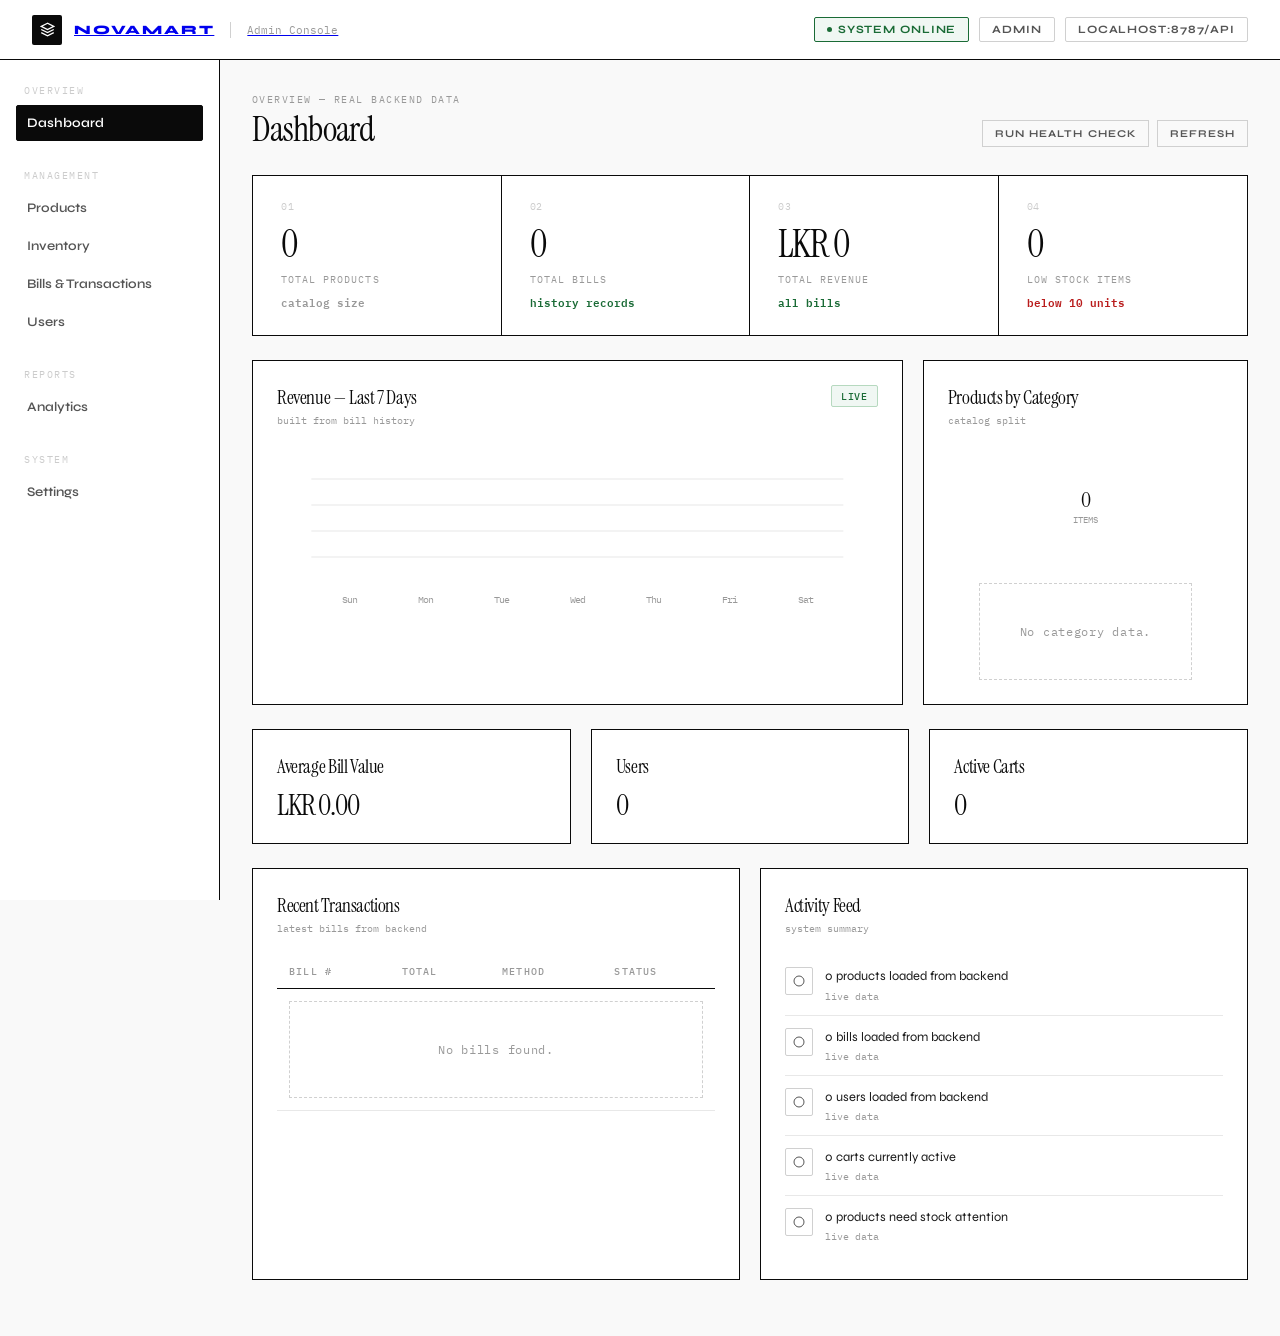
<file: web/views/admin.html>
<!DOCTYPE html>
<html lang="en">
<head>
<meta charset="UTF-8" />
<meta name="viewport" content="width=device-width, initial-scale=1.0" />
<title>NovaMart Admin Console</title>
<link rel="preconnect" href="https://fonts.googleapis.com">
<link rel="preconnect" href="https://fonts.gstatic.com" crossorigin>
<link href="https://fonts.googleapis.com/css2?family=Syne:wght@400;500;600;700;800&family=Instrument+Serif:ital@0;1&family=IBM+Plex+Mono:wght@400;500&display=swap" rel="stylesheet">
<style>
* { box-sizing: border-box; margin: 0; padding: 0; }
:root {
  --bg: #f9f9f9;
  --white: #ffffff;
  --ink: #0a0a0a;
  --ink-2: #1a1a1a;
  --ink-3: #555;
  --ink-4: #999;
  --ink-5: #ccc;
  --border: #e8e8e8;
  --border-dark: #d0d0d0;
  --green: #1a6b36;
  --green-bg: #f0f7f3;
  --red: #b91c1c;
  --red-bg: #fef2f2;
  --amber: #92400e;
  --amber-bg: #fffbeb;
  --blue: #1d4ed8;
  --blue-bg: #eff6ff;
}
body {
  font-family: 'Syne', sans-serif;
  background: var(--bg);
  color: var(--ink);
  min-height: 100vh;
}
.topbar {
  height: 60px;
  background: var(--white);
  border-bottom: 1.5px solid var(--ink);
  display: flex;
  align-items: center;
  justify-content: space-between;
  padding: 0 32px;
  position: sticky;
  top: 0;
  z-index: 200;
}
.brand { display: flex; align-items: center; gap: 12px; }
.brand-mark {
  width: 30px; height: 30px; background: var(--ink); border-radius: 2px;
  display: flex; align-items: center; justify-content: center;
}
.brand-mark svg { width: 15px; height: 15px; stroke: white; fill: none; stroke-width: 2; }
.brand-name { font-size: .8rem; font-weight: 800; letter-spacing: .14em; text-transform: uppercase; }
.brand-sep { width: 1px; height: 16px; background: var(--border-dark); margin: 0 4px; }
.brand-sub { font-family: 'IBM Plex Mono', monospace; font-size: .68rem; color: var(--ink-4); }
.topbar-right { display: flex; align-items: center; gap: 10px; }
.pill {
  display: inline-flex; align-items: center; gap: 6px; padding: 5px 12px;
  border: 1.5px solid var(--border-dark); border-radius: 2px; font-size: .7rem;
  font-weight: 700; letter-spacing: .08em; text-transform: uppercase; color: var(--ink-3);
}
.pill.green { border-color: var(--green); color: var(--green); background: var(--green-bg); }
.pill .dot { width: 5px; height: 5px; border-radius: 50%; background: currentColor; }
#alert-bar { display: none; padding: 10px 32px; font-family: 'IBM Plex Mono', monospace; font-size: .75rem; border-bottom: 1px solid transparent; }
#alert-bar.show { display: block; }
#alert-bar.success { background: var(--green-bg); color: var(--green); border-color: #b6d9bf; }
#alert-bar.danger { background: var(--red-bg); color: var(--red); border-color: #fca5a5; }
#alert-bar.info { background: var(--blue-bg); color: var(--blue); border-color: #bfdbfe; }
.layout { display: flex; min-height: calc(100vh - 60px); }
.sidebar {
  width: 220px; flex-shrink: 0; background: var(--white); border-right: 1.5px solid var(--ink);
  padding: 24px 0; position: sticky; top: 60px; height: calc(100vh - 60px); overflow-y: auto;
}
.sidebar-section { padding: 0 16px; margin-bottom: 28px; }
.sidebar-label {
  font-family: 'IBM Plex Mono', monospace; font-size: .6rem; letter-spacing: .16em;
  text-transform: uppercase; color: var(--ink-5); padding: 0 8px; margin-bottom: 8px;
}
.nav-item {
  display: flex; align-items: center; gap: 10px; padding: 9px 10px; border-radius: 2px; cursor: pointer;
  font-size: .82rem; font-weight: 600; color: var(--ink-3); transition: all .14s;
  border: 1.5px solid transparent; margin-bottom: 2px; user-select: none;
}
.nav-item svg { width: 14px; height: 14px; stroke: currentColor; fill: none; stroke-width: 2.2; }
.nav-item:hover { background: var(--bg); color: var(--ink); border-color: var(--border); }
.nav-item.active { background: var(--ink); color: var(--white); border-color: var(--ink); }
.main { flex: 1; padding: 32px; overflow-x: hidden; }
.page-head {
  margin-bottom: 28px; display: flex; align-items: flex-end; justify-content: space-between; gap: 16px; flex-wrap: wrap;
}
.page-head-left .eyebrow {
  font-family: 'IBM Plex Mono', monospace; font-size: .65rem; letter-spacing: .14em; text-transform: uppercase;
  color: var(--ink-4); margin-bottom: 6px;
}
.page-head-left h1 {
  font-family: 'Instrument Serif', serif; font-size: 2.2rem; font-weight: 400; letter-spacing: -.03em; line-height: 1;
}
.page-head-right { display: flex; gap: 8px; }
.tab-panel { display: none; }
.tab-panel.active { display: block; }
.stats-row { display: grid; grid-template-columns: repeat(4, 1fr); gap: 0; border: 1.5px solid var(--ink); margin-bottom: 24px; }
.stat-box { padding: 24px 28px; border-right: 1.5px solid var(--ink); background: var(--white); }
.stat-box:last-child { border-right: none; }
.stat-index { font-family: 'IBM Plex Mono', monospace; font-size: .6rem; color: var(--ink-5); letter-spacing: .1em; display: block; margin-bottom: 12px; }
.stat-num { font-family: 'Instrument Serif', serif; font-size: 2.4rem; letter-spacing: -.04em; line-height: 1; color: var(--ink); }
.stat-label { font-family: 'IBM Plex Mono', monospace; font-size: .65rem; letter-spacing: .1em; text-transform: uppercase; color: var(--ink-4); margin-top: 8px; }
.stat-delta { font-size: .7rem; font-weight: 600; margin-top: 6px; font-family: 'IBM Plex Mono', monospace; }
.stat-delta.up { color: var(--green); } .stat-delta.down { color: var(--red); } .stat-delta.neu { color: var(--ink-4); }
.charts-row, .grid2, .grid3, .sparkline-row { display: grid; gap: 20px; margin-bottom: 24px; }
.charts-row { grid-template-columns: 2fr 1fr; }
.grid2 { grid-template-columns: 1fr 1fr; }
.grid3, .sparkline-row { grid-template-columns: repeat(3, 1fr); }
.card { background: var(--white); border: 1.5px solid var(--ink); padding: 24px; }
.card-header { display: flex; align-items: flex-start; justify-content: space-between; margin-bottom: 20px; gap: 12px; }
.card-title { font-family: 'Instrument Serif', serif; font-size: 1.2rem; font-weight: 400; letter-spacing: -.02em; }
.card-subtitle { font-family: 'IBM Plex Mono', monospace; font-size: .65rem; color: var(--ink-4); margin-top: 3px; }
.form-row { margin-bottom: 14px; }
.form-label { font-family: 'IBM Plex Mono', monospace; font-size: .65rem; letter-spacing: .1em; text-transform: uppercase; color: var(--ink-4); display: block; margin-bottom: 6px; }
.form-input {
  width: 100%; padding: 10px 12px; border: 1.5px solid var(--border-dark); background: var(--white);
  font-family: 'Syne', sans-serif; font-size: .85rem; color: var(--ink); outline: none;
}
.form-input:focus, .search-input:focus { border-color: var(--ink); }
.btn {
  display: inline-flex; align-items: center; gap: 8px; padding: 10px 18px; border: 1.5px solid transparent;
  font-family: 'Syne', sans-serif; font-size: .75rem; font-weight: 700; letter-spacing: .1em; text-transform: uppercase; cursor: pointer;
}
.btn svg { width: 12px; height: 12px; stroke: currentColor; fill: none; stroke-width: 2.5; }
.btn-block { width: 100%; justify-content: center; }
.btn-dark { background: var(--ink); color: white; border-color: var(--ink); }
.btn-dark:hover { background: #333; }
.btn-green { background: var(--green-bg); color: var(--green); border-color: var(--green); }
.btn-red { background: var(--red-bg); color: var(--red); border-color: var(--red); }
.btn-ghost { background: transparent; color: var(--ink-3); border-color: var(--border-dark); }
.btn-sm { padding: 6px 12px; font-size: .65rem; }
.table-wrap { overflow-x: auto; }
.filter-bar { display: flex; align-items: center; gap: 8px; margin-bottom: 16px; flex-wrap: wrap; }
.search-input {
  flex: 1; min-width: 180px; padding: 9px 12px; border: 1.5px solid var(--border-dark);
  font-family: 'IBM Plex Mono', monospace; font-size: .75rem; color: var(--ink); background: var(--white);
}
table { width: 100%; border-collapse: collapse; }
thead tr { border-bottom: 1.5px solid var(--ink); }
th {
  font-family: 'IBM Plex Mono', monospace; font-size: .62rem; letter-spacing: .12em; text-transform: uppercase;
  color: var(--ink-4); padding: 10px 12px; text-align: left; font-weight: 500;
}
td { padding: 12px; border-bottom: 1px solid var(--border); font-size: .83rem; vertical-align: middle; }
tr:hover td { background: var(--bg); }
code { font-family: 'IBM Plex Mono', monospace; font-size: .75rem; color: var(--ink-3); }
.badge {
  display: inline-flex; align-items: center; gap: 5px; padding: 3px 9px; border-radius: 2px;
  font-family: 'IBM Plex Mono', monospace; font-size: .65rem; letter-spacing: .06em; font-weight: 500;
  text-transform: uppercase; border: 1px solid transparent;
}
.badge-green { background: var(--green-bg); color: var(--green); border-color: #b6d9bf; }
.badge-red { background: var(--red-bg); color: var(--red); border-color: #fca5a5; }
.badge-amber { background: var(--amber-bg); color: var(--amber); border-color: #fcd34d; }
.badge-blue { background: var(--blue-bg); color: var(--blue); border-color: #bfdbfe; }
.badge-mono { background: var(--bg); color: var(--ink-3); border-color: var(--border-dark); }
.empty {
  padding: 40px; text-align: center; color: var(--ink-4); font-family: 'IBM Plex Mono', monospace; font-size: .75rem;
  letter-spacing: .06em; border: 1.5px dashed var(--border-dark);
}
.hidden { display: none !important; }
.stock-bar { height: 4px; background: var(--border); margin-top: 4px; overflow: hidden; }
.stock-fill { height: 100%; background: var(--ink); transition: width .3s; }
.stock-fill.low { background: var(--red); }
.stock-fill.ok { background: var(--green); }
.activity-list { display: flex; flex-direction: column; }
.activity-item { display: flex; align-items: flex-start; gap: 12px; padding: 12px 0; border-bottom: 1px solid var(--border); }
.activity-item:last-child { border-bottom: none; }
.act-icon {
  width: 28px; height: 28px; border-radius: 2px; border: 1.5px solid var(--border-dark);
  display: flex; align-items: center; justify-content: center; flex-shrink: 0;
}
.act-icon svg { width: 12px; height: 12px; stroke: var(--ink-3); fill: none; stroke-width: 2; }
.act-text { font-size: .8rem; color: var(--ink-2); line-height: 1.5; }
.act-time { font-family: 'IBM Plex Mono', monospace; font-size: .65rem; color: var(--ink-4); margin-top: 2px; }
.bar-chart { width: 100%; height: 160px; }
.donut-wrap { display: flex; flex-direction: column; align-items: center; gap: 16px; }
.legend-item { display: flex; align-items: center; justify-content: space-between; padding: 7px 0; border-bottom: 1px solid var(--border); font-size: .78rem; }
.legend-dot { width: 8px; height: 8px; border-radius: 1px; flex-shrink: 0; }
.legend-left { display: flex; align-items: center; gap: 8px; color: var(--ink-3); font-weight: 500; }
.legend-val { font-family: 'IBM Plex Mono', monospace; font-size: .7rem; color: var(--ink); font-weight: 500; }
.ring-center { position: absolute; top: 50%; left: 50%; transform: translate(-50%, -50%); text-align: center; }
.ring-val { font-family: 'Instrument Serif', serif; font-size: 1.4rem; letter-spacing: -.02em; line-height: 1; }
.ring-lbl { font-family: 'IBM Plex Mono', monospace; font-size: .55rem; color: var(--ink-4); text-transform: uppercase; margin-top: 3px; }
@media (max-width: 900px) {
  .layout { flex-direction: column; }
  .sidebar { width: 100%; height: auto; position: relative; top: 0; display: flex; flex-wrap: wrap; padding: 12px 16px; gap: 4px; border-right: none; border-bottom: 1.5px solid var(--ink); }
  .sidebar-section { margin-bottom: 0; padding: 0; }
  .sidebar-label { display: none; }
  .stats-row { grid-template-columns: 1fr 1fr; }
  .charts-row, .sparkline-row, .grid2, .grid3 { grid-template-columns: 1fr; }
  .main { padding: 20px 16px; }
}
</style>
</head>
<body>
<header class="topbar">
  <a class="brand" href="index.html">
    <div class="brand-mark">
      <svg viewBox="0 0 24 24"><path d="M12 2L2 7l10 5 10-5-10-5z"/><path d="M2 17l10 5 10-5"/><path d="M2 12l10 5 10-5"/></svg>
    </div>
    <span class="brand-name">NovaMart</span>
    <div class="brand-sep"></div>
    <span class="brand-sub">Admin Console</span>
  </a>
  <div class="topbar-right">
    <div class="pill green"><span class="dot"></span>System Online</div>
    <div class="pill" id="topbar-user">Admin</div>
    <div class="pill" id="api-base-pill">API</div>
  </div>
</header>

<div id="alert-bar"></div>

<div class="layout">
  <nav class="sidebar">
    <div class="sidebar-section">
      <div class="sidebar-label">Overview</div>
      <div class="nav-item active" onclick="switchTab('dashboard', this)">Dashboard</div>
    </div>
    <div class="sidebar-section">
      <div class="sidebar-label">Management</div>
      <div class="nav-item" onclick="switchTab('products', this)">Products</div>
      <div class="nav-item" onclick="switchTab('inventory', this)">Inventory</div>
      <div class="nav-item" onclick="switchTab('bills', this)">Bills & Transactions</div>
      <div class="nav-item" onclick="switchTab('users', this)">Users</div>
    </div>
    <div class="sidebar-section">
      <div class="sidebar-label">Reports</div>
      <div class="nav-item" onclick="switchTab('reports', this)">Analytics</div>
    </div>
    <div class="sidebar-section">
      <div class="sidebar-label">System</div>
      <div class="nav-item" onclick="switchTab('settings', this)">Settings</div>
    </div>
  </nav>

  <main class="main">
    <div id="tab-dashboard" class="tab-panel active">
      <div class="page-head">
        <div class="page-head-left">
          <div class="eyebrow">Overview — Real Backend Data</div>
          <h1>Dashboard</h1>
        </div>
        <div class="page-head-right">
          <button class="btn btn-ghost btn-sm" onclick="checkHealth()">Run Health Check</button>
          <button class="btn btn-ghost btn-sm" onclick="refreshDashboard()">Refresh</button>
        </div>
      </div>

      <div class="stats-row">
        <div class="stat-box"><span class="stat-index">01</span><div class="stat-num" id="ds-products">—</div><div class="stat-label">Total Products</div><div class="stat-delta neu">catalog size</div></div>
        <div class="stat-box"><span class="stat-index">02</span><div class="stat-num" id="ds-bills">—</div><div class="stat-label">Total Bills</div><div class="stat-delta up">history records</div></div>
        <div class="stat-box"><span class="stat-index">03</span><div class="stat-num" id="ds-revenue">—</div><div class="stat-label">Total Revenue</div><div class="stat-delta up">all bills</div></div>
        <div class="stat-box"><span class="stat-index">04</span><div class="stat-num" id="ds-lowstock">—</div><div class="stat-label">Low Stock Items</div><div class="stat-delta down">below 10 units</div></div>
      </div>

      <div class="charts-row">
        <div class="card">
          <div class="card-header">
            <div><div class="card-title">Revenue — Last 7 Days</div><div class="card-subtitle">built from bill history</div></div>
            <span class="badge badge-green">Live</span>
          </div>
          <svg class="bar-chart" id="revenue-bar" viewBox="0 0 560 160" preserveAspectRatio="none"></svg>
        </div>
        <div class="card">
          <div class="card-header"><div><div class="card-title">Products by Category</div><div class="card-subtitle">catalog split</div></div></div>
          <div class="donut-wrap">
            <div style="position:relative; width:120px; height:120px;">
              <svg viewBox="0 0 120 120" width="120" height="120" id="donut-svg"></svg>
              <div class="ring-center"><div class="ring-val" id="donut-center">—</div><div class="ring-lbl">items</div></div>
            </div>
            <div class="donut-legend" id="donut-legend"></div>
          </div>
        </div>
      </div>

      <div class="sparkline-row">
        <div class="card"><div class="card-title">Average Bill Value</div><div class="stat-num" id="sp-cart" style="font-size:1.8rem;margin-top:12px;">—</div></div>
        <div class="card"><div class="card-title">Users</div><div class="stat-num" id="sp-users" style="font-size:1.8rem;margin-top:12px;">—</div></div>
        <div class="card"><div class="card-title">Active Carts</div><div class="stat-num" id="sp-carts" style="font-size:1.8rem;margin-top:12px;">—</div></div>
      </div>

      <div class="grid2">
        <div class="card">
          <div class="card-header"><div><div class="card-title">Recent Transactions</div><div class="card-subtitle">latest bills from backend</div></div></div>
          <div class="table-wrap">
            <table>
              <thead><tr><th>Bill #</th><th>Total</th><th>Method</th><th>Status</th></tr></thead>
              <tbody id="dash-recent-bills"><tr><td colspan="4"><div class="empty">Loading…</div></td></tr></tbody>
            </table>
          </div>
        </div>
        <div class="card">
          <div class="card-header"><div><div class="card-title">Activity Feed</div><div class="card-subtitle">system summary</div></div></div>
          <div class="activity-list" id="activity-feed"></div>
        </div>
      </div>
    </div>

    <div id="tab-products" class="tab-panel hidden">
      <div class="page-head"><div class="page-head-left"><div class="eyebrow">Management</div><h1>Products</h1></div></div>
      <div class="grid2">
        <div class="card">
          <div class="card-header"><div class="card-title">Add New Product</div></div>
          <div class="form-row"><label class="form-label">Product Name</label><input class="form-input" id="p-name" placeholder="e.g. Organic Milk 1L"></div>
          <div class="form-row"><label class="form-label">Barcode</label><input class="form-input" id="p-barcode" placeholder="e.g. 4891234567890"></div>
          <div class="form-row"><label class="form-label">Price</label><input class="form-input" type="number" id="p-price" placeholder="0.00" step="0.01"></div>
          <div class="form-row"><label class="form-label">Stock Qty</label><input class="form-input" type="number" id="p-stock" placeholder="0"></div>
          <div class="form-row"><label class="form-label">Category</label><input class="form-input" id="p-cat" placeholder="e.g. Dairy"></div>
          <div class="form-row"><label class="form-label">Unit Weight (g)</label><input class="form-input" type="number" id="p-weight" placeholder="e.g. 1000"></div>
          <button class="btn btn-dark btn-block" onclick="addProduct()">Add Product</button>
        </div>
        <div class="card">
          <div class="card-header"><div class="card-title">Product Catalog</div><span class="badge badge-mono" id="prod-count-badge">0 items</span></div>
          <div class="filter-bar">
            <input class="search-input" id="prod-search" placeholder="Search name or barcode…" oninput="filterProducts()">
            <select class="form-input" style="width:160px; font-size:.75rem;" id="prod-cat-filter" onchange="filterProducts()"><option value="">All Categories</option></select>
          </div>
          <div class="table-wrap">
            <table>
              <thead><tr><th>Name</th><th>Barcode</th><th>Price</th><th>Stock</th><th>Action</th></tr></thead>
              <tbody id="products-body"></tbody>
            </table>
          </div>
        </div>
      </div>
    </div>

    <div id="tab-inventory" class="tab-panel hidden">
      <div class="page-head"><div class="page-head-left"><div class="eyebrow">Management</div><h1>Inventory</h1></div></div>
      <div class="stats-row">
        <div class="stat-box"><span class="stat-index">01</span><div class="stat-num" id="inv-total">—</div><div class="stat-label">Total SKUs</div></div>
        <div class="stat-box"><span class="stat-index">02</span><div class="stat-num" id="inv-low">—</div><div class="stat-label">Low Stock (&lt;10)</div></div>
        <div class="stat-box"><span class="stat-index">03</span><div class="stat-num" id="inv-out">—</div><div class="stat-label">Out of Stock</div></div>
        <div class="stat-box"><span class="stat-index">04</span><div class="stat-num" id="inv-cats">—</div><div class="stat-label">Categories</div></div>
      </div>
      <div class="card">
        <div class="card-header"><div><div class="card-title">Stock Levels</div><div class="card-subtitle">restock updates use PUT /products/:id</div></div></div>
        <div class="table-wrap">
          <table>
            <thead><tr><th>Product</th><th>Category</th><th>Stock</th><th>Level</th><th>Status</th><th>Restock</th></tr></thead>
            <tbody id="inventory-body"></tbody>
          </table>
        </div>
      </div>
    </div>

    <div id="tab-bills" class="tab-panel hidden">
      <div class="page-head"><div class="page-head-left"><div class="eyebrow">Finance</div><h1>Bills & Transactions</h1></div></div>
      <div class="stats-row">
        <div class="stat-box"><span class="stat-index">01</span><div class="stat-num" id="bill-count">—</div><div class="stat-label">Total Bills</div></div>
        <div class="stat-box"><span class="stat-index">02</span><div class="stat-num" id="bill-revenue">—</div><div class="stat-label">Total Revenue</div></div>
        <div class="stat-box"><span class="stat-index">03</span><div class="stat-num" id="bill-avg">—</div><div class="stat-label">Avg. Bill Value</div></div>
        <div class="stat-box"><span class="stat-index">04</span><div class="stat-num" id="bill-methods">—</div><div class="stat-label">Payment Methods</div></div>
      </div>
      <div class="card">
        <div class="card-header"><div class="card-title">Transaction History</div><span class="badge badge-mono" id="bills-count-badge">0 records</span></div>
        <div class="filter-bar">
          <input class="search-input" id="bills-search" placeholder="Search bill number…" oninput="filterBills()">
          <select class="form-input" style="width:160px; font-size:.75rem;" id="bills-method-filter" onchange="filterBills()">
            <option value="">All Methods</option>
            <option value="cash">cash</option>
            <option value="card">card</option>
            <option value="digital">digital</option>
          </select>
        </div>
        <div class="table-wrap">
          <table>
            <thead><tr><th>Bill #</th><th>Cart</th><th>Total</th><th>Method</th><th>Date</th><th>Status</th></tr></thead>
            <tbody id="bills-body"></tbody>
          </table>
        </div>
      </div>
    </div>

    <div id="tab-users" class="tab-panel hidden">
      <div class="page-head"><div class="page-head-left"><div class="eyebrow">Management</div><h1>Users & Access</h1></div></div>
      <div class="grid2">
        <div class="card">
          <div class="card-header"><div class="card-title">Add New User</div></div>
          <div class="form-row"><label class="form-label">Full Name</label><input class="form-input" id="u-name" placeholder="e.g. Kasun Perera"></div>
          <div class="form-row"><label class="form-label">Email</label><input class="form-input" id="u-email" placeholder="user@novamart.lk"></div>
          <div class="form-row"><label class="form-label">Password</label><input class="form-input" type="password" id="u-pass" placeholder="••••••••"></div>
          <div class="form-row"><label class="form-label">Role</label>
            <select class="form-input" id="u-role">
              <option value="cashier">cashier</option>
              <option value="admin">admin</option>
              <option value="product_adder">product_adder</option>
            </select>
          </div>
          <button class="btn btn-dark btn-block" onclick="addUser()">Add User</button>
        </div>
        <div class="card">
          <div class="card-header"><div class="card-title">System Users</div><span class="badge badge-mono" id="user-count-badge">0 users</span></div>
          <div class="table-wrap">
            <table>
              <thead><tr><th>Name</th><th>Email</th><th>Role</th><th>Action</th></tr></thead>
              <tbody id="users-body"></tbody>
            </table>
          </div>
        </div>
      </div>
    </div>

    <div id="tab-reports" class="tab-panel hidden">
      <div class="page-head"><div class="page-head-left"><div class="eyebrow">Reports</div><h1>Analytics</h1></div></div>
      <div class="grid3">
        <div class="card"><div class="card-header"><div><div class="card-title">Top Categories</div><div class="card-subtitle">by product count</div></div></div><div id="cat-bars"></div></div>
        <div class="card"><div class="card-header"><div><div class="card-title">Stock Health</div><div class="card-subtitle">inventory condition</div></div></div><div id="stock-health"></div></div>
        <div class="card"><div class="card-header"><div><div class="card-title">Revenue Trend</div><div class="card-subtitle">7-day chart</div></div></div><svg viewBox="0 0 240 100" width="100%" height="100" id="area-chart"></svg></div>
      </div>
      <div class="card">
        <div class="card-header"><div><div class="card-title">Price Distribution</div><div class="card-subtitle">products grouped by price range</div></div></div>
        <svg viewBox="0 0 560 120" width="100%" height="120" id="price-dist"></svg>
      </div>
    </div>

    <div id="tab-settings" class="tab-panel hidden">
      <div class="page-head"><div class="page-head-left"><div class="eyebrow">System</div><h1>Settings</h1></div></div>
      <div class="grid2">
        <div class="card">
          <div class="card-header"><div class="card-title">API Configuration</div></div>
          <div class="form-row"><label class="form-label">Base URL</label><input class="form-input" id="api-base-url" readonly></div>
          <div class="form-row"><label class="form-label">Expected Backend</label><input class="form-input" value="http://localhost:8787/api" readonly></div>
          <button class="btn btn-dark" onclick="checkHealth()">Test Connection</button>
        </div>
        <div class="card">
          <div class="card-header"><div class="card-title">System Notes</div></div>
          <div class="activity-list">
            <div class="activity-item"><div class="act-icon"><svg viewBox="0 0 24 24"><circle cx="12" cy="12" r="10"/></svg></div><div><div class="act-text">User roles match backend enum</div><div class="act-time">admin, cashier, product_adder</div></div></div>
            <div class="activity-item"><div class="act-icon"><svg viewBox="0 0 24 24"><circle cx="12" cy="12" r="10"/></svg></div><div><div class="act-text">Bill methods match backend enum</div><div class="act-time">cash, card, digital</div></div></div>
            <div class="activity-item"><div class="act-icon"><svg viewBox="0 0 24 24"><circle cx="12" cy="12" r="10"/></svg></div><div><div class="act-text">Dashboard uses real backend endpoints</div><div class="act-time">products, bills, users, carts</div></div></div>
          </div>
        </div>
      </div>
    </div>
  </main>
</div>

<script src="../public/js/api.js"></script>
<script>
let allProducts = [];
let allBills = [];
let allUsers = [];
let allCarts = [];

const PALETTE = ['#0a0a0a','#555','#999','#ccc','#1a6b36','#b91c1c','#1d4ed8','#92400e'];

function esc(value) {
  return String(value ?? '')
    .replace(/&/g, '&amp;')
    .replace(/</g, '&lt;')
    .replace(/>/g, '&gt;')
    .replace(/"/g, '&quot;')
    .replace(/'/g, '&#39;');
}

function fmt(n) {
  return 'LKR ' + Number(n || 0).toLocaleString('en-LK', { minimumFractionDigits: 2, maximumFractionDigits: 2 });
}

function fmtShort(n) {
  const num = Number(n || 0);
  if (num >= 1000000) return 'LKR ' + (num / 1000000).toFixed(1) + 'M';
  if (num >= 1000) return 'LKR ' + (num / 1000).toFixed(1) + 'K';
  return 'LKR ' + num.toLocaleString('en-LK');
}

function fmtDate(d) {
  if (!d) return '—';
  const dt = new Date(d);
  if (Number.isNaN(dt.getTime())) return '—';
  return dt.toLocaleDateString('en-GB', { day:'2-digit', month:'short', year:'numeric' });
}

function setAlert(msg, type='info') {
  const el = document.getElementById('alert-bar');
  el.className = `show ${type}`;
  el.textContent = '▸ ' + msg;
  clearTimeout(window.__alertTimer);
  window.__alertTimer = setTimeout(() => {
    el.className = '';
    el.textContent = '';
  }, 4000);
}

function formatErrors(res) {
  if (res?.errors?.length) {
    return res.errors.map(e => `${e.field ? `${e.field}: ` : ''}${e.message}`).join(' | ');
  }
  return res?.message || 'Request failed';
}

function switchTab(name, el) {
  document.querySelectorAll('.tab-panel').forEach(p => {
    p.classList.remove('active');
    p.classList.add('hidden');
  });
  document.querySelectorAll('.nav-item').forEach(n => n.classList.remove('active'));

  const panel = document.getElementById(`tab-${name}`);
  if (panel) {
    panel.classList.remove('hidden');
    panel.classList.add('active');
  }
  if (el) el.classList.add('active');

  if (name === 'dashboard') refreshDashboard();
  if (name === 'products') loadProducts();
  if (name === 'inventory') loadInventory();
  if (name === 'bills') loadBills();
  if (name === 'users') loadUsers();
  if (name === 'reports') loadReports();
}

async function checkHealth() {
  try {
    const response = await fetch(`${window.API_BASE_URL}/health`);
    const res = await response.json();
    if (response.ok && res?.success) {
      setAlert(res.message || 'Backend connected', 'success');
    } else {
      setAlert(res?.message || 'Health check failed', 'danger');
    }
  } catch (error) {
    setAlert('Cannot connect to backend. Make sure server runs on localhost:8787', 'danger');
  }
}

function drawBarChart(svgId, data, labels) {
  const svg = document.getElementById(svgId);
  if (!svg) return;
  const W = 560, H = 160, pad = 32, bottom = 24;
  const max = Math.max(...data, 1);
  const bw = (W - pad * 2) / data.length;
  const gap = bw * 0.25;
  let html = '';

  [0.25,0.5,0.75,1].forEach(t => {
    const y = pad + (H - pad - bottom) * (1 - t);
    html += `<line x1="${pad}" x2="${W-pad}" y1="${y}" y2="${y}" stroke="#e8e8e8" stroke-width="1"/>`;
  });

  data.forEach((v, i) => {
    const x = pad + i * bw + gap / 2;
    const bH = (v / max) * (H - pad - bottom);
    const y = pad + (H - pad - bottom) - bH;
    html += `<rect x="${x}" y="${y}" width="${bw-gap}" height="${bH}" fill="#0a0a0a" rx="1"/>`;
    html += `<text x="${x + (bw-gap)/2}" y="${H-4}" font-size="9" fill="#999" text-anchor="middle" font-family="IBM Plex Mono">${labels[i] || ''}</text>`;
  });

  svg.innerHTML = html;
}

function drawAreaChart(svgId, data) {
  const svg = document.getElementById(svgId);
  if (!svg) return;
  const W = 240, H = 100, pad = 8;
  const max = Math.max(...data, 1);
  const pts = data.map((v,i) => {
    const x = pad + i * (W - pad * 2) / Math.max(data.length - 1, 1);
    const y = H - pad - (v / max) * (H - pad * 2);
    return `${x},${y}`;
  }).join(' ');
  const fillPts = `${pad},${H-pad} ${pts} ${W-pad},${H-pad}`;
  svg.innerHTML = `
    <polygon points="${fillPts}" fill="#0a0a0a" opacity="0.07"></polygon>
    <polyline points="${pts}" fill="none" stroke="#0a0a0a" stroke-width="2" stroke-linecap="round" stroke-linejoin="round"></polyline>
  `;
}

function drawDonut(data, labels) {
  const svg = document.getElementById('donut-svg');
  const legend = document.getElementById('donut-legend');
  if (!svg || !legend) return;
  const total = data.reduce((a,b) => a + b, 0);
  if (!total) {
    svg.innerHTML = '';
    legend.innerHTML = '<div class="empty">No category data.</div>';
    document.getElementById('donut-center').textContent = '0';
    return;
  }

  document.getElementById('donut-center').textContent = total;
  let angle = -Math.PI / 2;
  const cx = 60, cy = 60, r = 48, inner = 30;
  let paths = '';
  let legendHtml = '';

  data.forEach((v, i) => {
    const sweep = (v / total) * Math.PI * 2;
    const x1 = cx + r * Math.cos(angle);
    const y1 = cy + r * Math.sin(angle);
    const x2 = cx + r * Math.cos(angle + sweep);
    const y2 = cy + r * Math.sin(angle + sweep);
    const ix1 = cx + inner * Math.cos(angle);
    const iy1 = cy + inner * Math.sin(angle);
    const ix2 = cx + inner * Math.cos(angle + sweep);
    const iy2 = cy + inner * Math.sin(angle + sweep);
    const lg = sweep > Math.PI ? 1 : 0;
    const d = `M${ix1},${iy1} L${x1},${y1} A${r},${r} 0 ${lg} 1 ${x2},${y2} L${ix2},${iy2} A${inner},${inner} 0 ${lg} 0 ${ix1},${iy1} Z`;
    paths += `<path d="${d}" fill="${PALETTE[i % PALETTE.length]}" stroke="white" stroke-width="2"></path>`;
    legendHtml += `<div class="legend-item"><div class="legend-left"><div class="legend-dot" style="background:${PALETTE[i % PALETTE.length]}"></div>${esc(labels[i] || 'Other')}</div><div class="legend-val">${v}</div></div>`;
    angle += sweep;
  });

  svg.innerHTML = paths;
  legend.innerHTML = legendHtml;
}

function drawHorizBars(containerId, data, labels, colors) {
  const el = document.getElementById(containerId);
  if (!el) return;
  const max = Math.max(...data, 1);
  el.innerHTML = data.map((v, i) => `
    <div style="margin-bottom:10px;">
      <div style="display:flex;justify-content:space-between;margin-bottom:4px;">
        <span style="font-size:0.75rem;color:var(--ink-3);font-weight:600;">${esc(labels[i])}</span>
        <span style="font-family:'IBM Plex Mono',monospace;font-size:0.65rem;color:var(--ink-4);">${v}</span>
      </div>
      <div style="height:6px;background:var(--border);overflow:hidden;">
        <div style="width:${(v / max * 100).toFixed(1)}%;height:100%;background:${colors ? colors[i % colors.length] : '#0a0a0a'};"></div>
      </div>
    </div>
  `).join('');
}

function drawPriceDist(svgId, products) {
  const buckets = [
    { label: '<100', min: 0, max: 100 },
    { label: '100–500', min: 100, max: 500 },
    { label: '500–1000', min: 500, max: 1000 },
    { label: '1K–5K', min: 1000, max: 5000 },
    { label: '>5K', min: 5000, max: Infinity },
  ];
  const counts = buckets.map(b => products.filter(p => Number(p.price) >= b.min && Number(p.price) < b.max).length);
  drawBarChart(svgId, counts, buckets.map(b => b.label));
}

function buildRevenueByDay(bills) {
  const days = ['Sun','Mon','Tue','Wed','Thu','Fri','Sat'];
  const values = new Array(7).fill(0);
  bills.forEach(b => {
    const date = new Date(b.createdAt || b.created_at);
    if (!Number.isNaN(date.getTime())) {
      values[date.getDay()] += Number(b.totalAmount ?? b.total_amount ?? 0);
    }
  });
  return { labels: days, values };
}

async function loadCoreData() {
  const [productsRes, billsRes, usersRes, cartsRes] = await Promise.all([
    safeGet('/products'),
    safeGet('/checkout/bills'),
    safeGet('/users'),
    safeGet('/cart'),
  ]);

  allProducts = productsRes?.data || [];
  allBills = billsRes?.data || [];
  allUsers = usersRes?.data || [];
  allCarts = cartsRes?.data || [];
}

async function refreshDashboard() {
  await loadCoreData();

  const totalRevenue = allBills.reduce((sum, bill) => sum + Number(bill.totalAmount ?? bill.total_amount ?? 0), 0);
  const lowStock = allProducts.filter(p => Number(p.stock) < 10).length;
  const avgBill = allBills.length ? totalRevenue / allBills.length : 0;
  const activeCarts = allCarts.filter(c => c.status === 'active').length;

  document.getElementById('ds-products').textContent = allProducts.length;
  document.getElementById('ds-bills').textContent = allBills.length;
  document.getElementById('ds-revenue').textContent = fmtShort(totalRevenue);
  document.getElementById('ds-lowstock').textContent = lowStock;
  document.getElementById('sp-cart').textContent = fmt(avgBill);
  document.getElementById('sp-users').textContent = allUsers.length;
  document.getElementById('sp-carts').textContent = activeCarts;

  const recentBillsBody = document.getElementById('dash-recent-bills');
  if (!allBills.length) {
    recentBillsBody.innerHTML = '<tr><td colspan="4"><div class="empty">No bills found.</div></td></tr>';
  } else {
    recentBillsBody.innerHTML = [...allBills].reverse().slice(0, 5).map(b => `
      <tr>
        <td><strong>${esc(b.billNumber || b.bill_number || '—')}</strong></td>
        <td>${fmt(b.totalAmount ?? b.total_amount)}</td>
        <td><span class="badge badge-mono">${esc(b.paymentMethod || b.payment_method || '—')}</span></td>
        <td><span class="badge badge-green">${esc(b.status || 'paid')}</span></td>
      </tr>
    `).join('');
  }

  const categoryMap = {};
  allProducts.forEach(p => {
    const category = p.category || 'Other';
    categoryMap[category] = (categoryMap[category] || 0) + 1;
  });
  drawDonut(Object.values(categoryMap), Object.keys(categoryMap));

  const revenueData = buildRevenueByDay(allBills);
  drawBarChart('revenue-bar', revenueData.values, revenueData.labels);

  const feed = document.getElementById('activity-feed');
  const feedItems = [
    `${allProducts.length} products loaded from backend`,
    `${allBills.length} bills loaded from backend`,
    `${allUsers.length} users loaded from backend`,
    `${activeCarts} carts currently active`,
    `${lowStock} products need stock attention`,
  ];
  feed.innerHTML = feedItems.map(item => `
    <div class="activity-item">
      <div class="act-icon"><svg viewBox="0 0 24 24"><circle cx="12" cy="12" r="10"></circle></svg></div>
      <div><div class="act-text">${esc(item)}</div><div class="act-time">live data</div></div>
    </div>
  `).join('');
}

async function loadProducts() {
  const res = await safeGet('/products');
  allProducts = res?.data || [];
  renderProducts(allProducts);
  populateCatFilter(allProducts);
  document.getElementById('prod-count-badge').textContent = `${allProducts.length} items`;
}

function renderProducts(products) {
  const tb = document.getElementById('products-body');
  if (!products.length) {
    tb.innerHTML = '<tr><td colspan="5"><div class="empty">No products found.</div></td></tr>';
    return;
  }

  tb.innerHTML = products.map(p => `
    <tr>
      <td><strong>${esc(p.name)}</strong></td>
      <td><code>${esc(p.barcode)}</code></td>
      <td>${fmt(p.price)}</td>
      <td><span class="badge ${Number(p.stock) < 10 ? 'badge-red' : 'badge-green'}">${Number(p.stock || 0)}</span></td>
      <td><button class="btn btn-red btn-sm" onclick="deleteProduct(${p.id})">Delete</button></td>
    </tr>
  `).join('');
}

function populateCatFilter(products) {
  const cats = [...new Set(products.map(p => p.category).filter(Boolean))];
  const sel = document.getElementById('prod-cat-filter');
  sel.innerHTML = '<option value="">All Categories</option>' + cats.map(c => `<option value="${esc(c)}">${esc(c)}</option>`).join('');
}

function filterProducts() {
  const q = document.getElementById('prod-search').value.trim().toLowerCase();
  const cat = document.getElementById('prod-cat-filter').value;
  const filtered = allProducts.filter(p => {
    const matchQ = !q || (p.name || '').toLowerCase().includes(q) || (p.barcode || '').includes(q);
    const matchC = !cat || p.category === cat;
    return matchQ && matchC;
  });
  renderProducts(filtered);
}

async function addProduct() {
  const body = {
    name: document.getElementById('p-name').value.trim(),
    barcode: document.getElementById('p-barcode').value.trim(),
    price: Number(document.getElementById('p-price').value || 0),
    stock: Number(document.getElementById('p-stock').value || 0),
    category: document.getElementById('p-cat').value.trim() || null,
    weight: Number(document.getElementById('p-weight').value || 0),
  };

  if (!body.name || !body.barcode || !body.price) {
    setAlert('Name, barcode, and price are required.', 'danger');
    return;
  }

  const res = await api.post('/products', body);
  if (!res?.success) {
    setAlert(formatErrors(res), 'danger');
    return;
  }

  setAlert(res.message || 'Product created', 'success');
  ['p-name','p-barcode','p-price','p-stock','p-cat','p-weight'].forEach(id => document.getElementById(id).value = '');
  loadProducts();
  refreshDashboard();
}

async function deleteProduct(id) {
  if (!confirm('Delete this product?')) return;

  const res = await api.del(`/products/${id}`);
  if (!res?.success) {
    setAlert(formatErrors(res), 'danger');
    return;
  }

  setAlert(res.message || 'Product deleted', 'success');
  loadProducts();
  refreshDashboard();
}

async function loadInventory() {
  const res = await safeGet('/products');
  allProducts = res?.data || [];
  const categories = [...new Set(allProducts.map(p => p.category).filter(Boolean))];

  document.getElementById('inv-total').textContent = allProducts.length;
  document.getElementById('inv-low').textContent = allProducts.filter(p => Number(p.stock) > 0 && Number(p.stock) < 10).length;
  document.getElementById('inv-out').textContent = allProducts.filter(p => Number(p.stock) === 0).length;
  document.getElementById('inv-cats').textContent = categories.length;

  const tb = document.getElementById('inventory-body');
  if (!allProducts.length) {
    tb.innerHTML = '<tr><td colspan="6"><div class="empty">No products found.</div></td></tr>';
    return;
  }

  const maxStock = Math.max(...allProducts.map(p => Number(p.stock || 0)), 1);

  tb.innerHTML = allProducts.map(p => {
    const stock = Number(p.stock || 0);
    const pct = Math.min((stock / maxStock) * 100, 100).toFixed(0);
    const badgeClass = stock === 0 ? 'badge-red' : stock < 10 ? 'badge-amber' : 'badge-green';
    const statusText = stock === 0 ? 'Out of Stock' : stock < 10 ? 'Low Stock' : 'In Stock';
    const fillClass = stock < 10 ? 'low' : 'ok';

    return `
      <tr>
        <td><strong>${esc(p.name)}</strong></td>
        <td>${esc(p.category || '—')}</td>
        <td><code>${stock}</code></td>
        <td><div class="stock-bar"><div class="stock-fill ${fillClass}" style="width:${pct}%"></div></div></td>
        <td><span class="badge ${badgeClass}">${statusText}</span></td>
        <td><button class="btn btn-ghost btn-sm" onclick="restockProduct(${p.id}, '${esc(String(p.name)).replace(/&#39;/g, '\\&#39;')}', ${stock}, '${esc(String(p.barcode))}', ${Number(p.price)}, '${esc(String(p.category || ''))}', ${Number(p.weight || 0)})">Restock</button></td>
      </tr>
    `;
  }).join('');
}

async function restockProduct(id, name, currentStock, barcode, price, category, weight) {
  const qty = prompt(`Restock "${name}" — enter quantity to add:`);
  if (qty === null) return;

  const add = Number(qty);
  if (Number.isNaN(add) || add <= 0) {
    setAlert('Enter a valid restock quantity.', 'danger');
    return;
  }

  const res = await api.put(`/products/${id}`, {
    name,
    barcode,
    price,
    stock: currentStock + add,
    category: category || null,
    weight,
  });

  if (!res?.success) {
    setAlert(formatErrors(res), 'danger');
    return;
  }

  setAlert(`Restocked ${name} by ${add} units.`, 'success');
  loadInventory();
  refreshDashboard();
}

async function loadBills() {
  const res = await safeGet('/checkout/bills');
  allBills = res?.data || [];
  renderBills(allBills);

  const revenue = allBills.reduce((a,b) => a + Number(b.totalAmount ?? b.total_amount ?? 0), 0);
  const avg = allBills.length ? revenue / allBills.length : 0;
  const methods = new Set(allBills.map(b => b.paymentMethod || b.payment_method).filter(Boolean)).size;

  document.getElementById('bill-count').textContent = allBills.length;
  document.getElementById('bill-revenue').textContent = fmtShort(revenue);
  document.getElementById('bill-avg').textContent = fmtShort(Math.round(avg));
  document.getElementById('bill-methods').textContent = methods || '—';
  document.getElementById('bills-count-badge').textContent = `${allBills.length} records`;
}

function renderBills(bills) {
  const tb = document.getElementById('bills-body');
  if (!bills.length) {
    tb.innerHTML = '<tr><td colspan="6"><div class="empty">No bills found.</div></td></tr>';
    return;
  }

  tb.innerHTML = [...bills].reverse().map(b => `
    <tr>
      <td><strong>${esc(b.billNumber || b.bill_number || '—')}</strong></td>
      <td>Cart #${esc(b.cartId || b.cart_id || '—')}</td>
      <td><strong>${fmt(b.totalAmount ?? b.total_amount)}</strong></td>
      <td><span class="badge badge-mono">${esc(b.paymentMethod || b.payment_method || '—')}</span></td>
      <td>${fmtDate(b.createdAt || b.created_at)}</td>
      <td><span class="badge badge-green">${esc(b.status || 'paid')}</span></td>
    </tr>
  `).join('');
}

function filterBills() {
  const q = document.getElementById('bills-search').value.trim().toLowerCase();
  const method = document.getElementById('bills-method-filter').value;

  const filtered = allBills.filter(b => {
    const billNumber = String(b.billNumber || b.bill_number || '').toLowerCase();
    const payment = b.paymentMethod || b.payment_method || '';
    return (!q || billNumber.includes(q)) && (!method || payment === method);
  });

  renderBills(filtered);
}

async function loadUsers() {
  const res = await safeGet('/users');
  allUsers = res?.data || [];
  document.getElementById('user-count-badge').textContent = `${allUsers.length} users`;

  const tb = document.getElementById('users-body');
  if (!allUsers.length) {
    tb.innerHTML = '<tr><td colspan="4"><div class="empty">No users found.</div></td></tr>';
    return;
  }

  const roleColor = {
    admin: 'badge-red',
    cashier: 'badge-blue',
    product_adder: 'badge-amber',
  };

  tb.innerHTML = allUsers.map(u => `
    <tr>
      <td><strong>${esc(u.name)}</strong></td>
      <td><code>${esc(u.email)}</code></td>
      <td><span class="badge ${roleColor[u.role] || 'badge-mono'}">${esc(u.role)}</span></td>
      <td><button class="btn btn-red btn-sm" onclick="deleteUser(${u.id})">Delete</button></td>
    </tr>
  `).join('');
}

async function addUser() {
  const body = {
    name: document.getElementById('u-name').value.trim(),
    email: document.getElementById('u-email').value.trim(),
    password: document.getElementById('u-pass').value,
    role: document.getElementById('u-role').value,
  };

  if (!body.name || !body.email || !body.password) {
    setAlert('Name, email, and password are required.', 'danger');
    return;
  }

  const res = await api.post('/users', body);
  if (!res?.success) {
    setAlert(formatErrors(res), 'danger');
    return;
  }

  setAlert(res.message || 'User created', 'success');
  ['u-name','u-email','u-pass'].forEach(id => document.getElementById(id).value = '');
  document.getElementById('u-role').value = 'cashier';
  loadUsers();
  refreshDashboard();
}

async function deleteUser(id) {
  if (!confirm('Delete this user?')) return;

  const res = await api.del(`/users/${id}`);
  if (!res?.success) {
    setAlert(formatErrors(res), 'danger');
    return;
  }

  setAlert(res.message || 'User deleted', 'success');
  loadUsers();
  refreshDashboard();
}

async function loadReports() {
  await loadCoreData();

  const categoryMap = {};
  allProducts.forEach(p => {
    const key = p.category || 'Other';
    categoryMap[key] = (categoryMap[key] || 0) + 1;
  });
  const categoryLabels = Object.keys(categoryMap);
  drawHorizBars('cat-bars', categoryLabels.map(k => categoryMap[k]), categoryLabels, PALETTE);

  const low = allProducts.filter(p => Number(p.stock) > 0 && Number(p.stock) < 10).length;
  const out = allProducts.filter(p => Number(p.stock) === 0).length;
  const good = allProducts.filter(p => Number(p.stock) >= 10).length;
  drawHorizBars('stock-health', [good, low, out], ['Healthy', 'Low', 'Out'], ['#1a6b36', '#92400e', '#b91c1c']);

  const revenueData = buildRevenueByDay(allBills);
  drawAreaChart('area-chart', revenueData.values);
  drawPriceDist('price-dist', allProducts);
}

function initPage() {
  document.getElementById('api-base-url').value = window.API_BASE_URL;
  document.getElementById('api-base-pill').textContent = window.API_BASE_URL.replace(/^https?:\/\//, '');
  refreshDashboard();
}

window.addEventListener('DOMContentLoaded', initPage);
</script>
</body>
</html>
</file>
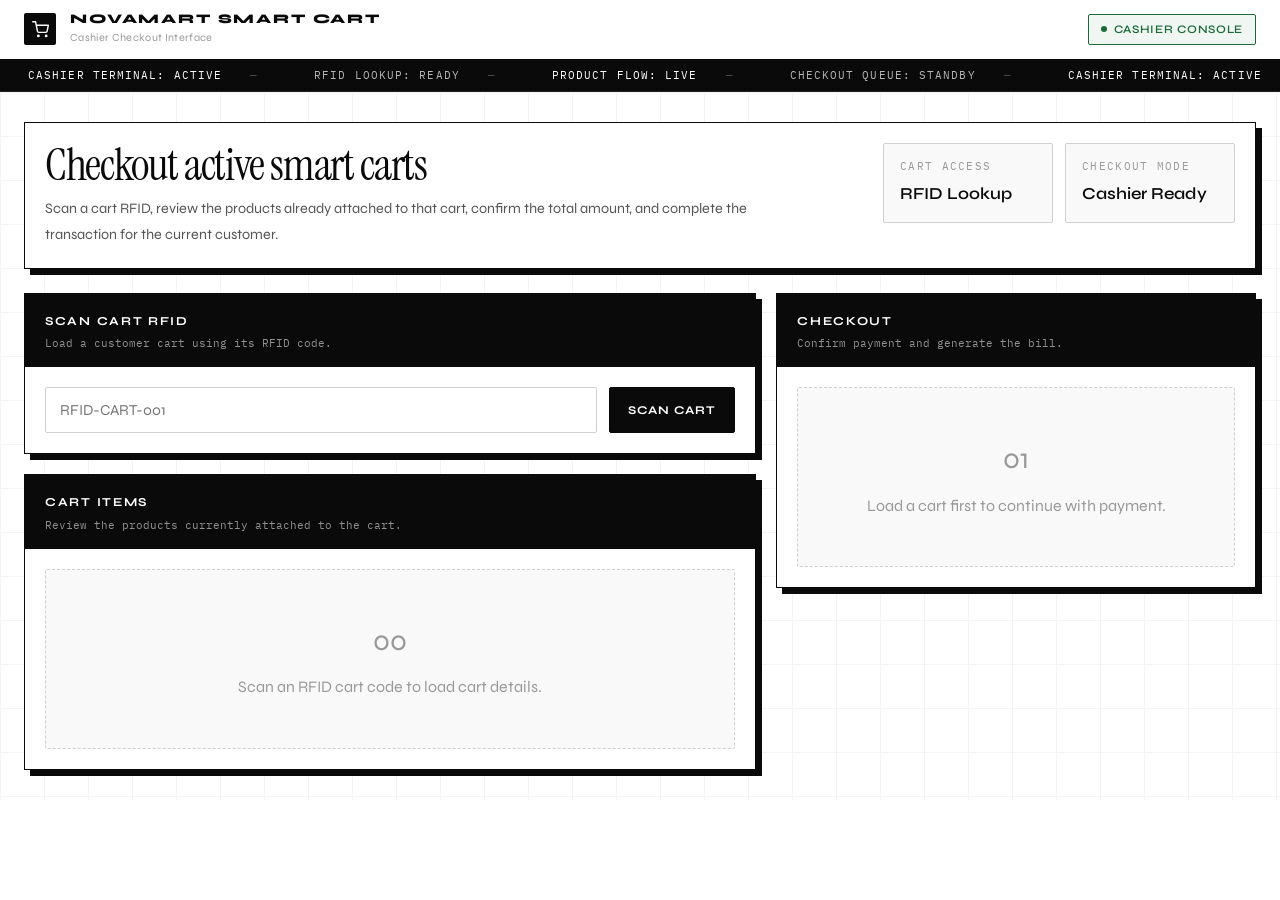
<file: web/views/cashier.html>
<!DOCTYPE html>
<html lang="en">
<head>
  <meta charset="UTF-8" />
  <meta name="viewport" content="width=device-width, initial-scale=1.0" />
  <title>Cashier – NovaMart</title>
  <link rel="preconnect" href="https://fonts.googleapis.com">
  <link rel="preconnect" href="https://fonts.gstatic.com" crossorigin>
  <link href="https://fonts.googleapis.com/css2?family=Syne:wght@400;500;600;700;800&family=Instrument+Serif:ital@0;1&family=IBM+Plex+Mono:wght@400;500&display=swap" rel="stylesheet">
  <style>
    :root {
      --bg: #ffffff;
      --bg-2: #f9f9f9;
      --bg-3: #f2f2f2;
      --border: #e8e8e8;
      --border-dark: #d0d0d0;
      --ink: #0a0a0a;
      --ink-2: #1a1a1a;
      --ink-3: #555555;
      --ink-4: #999999;
      --white: #ffffff;
      --green: #1a6b36;
      --green-bg: #f0f7f3;
      --amber-bg: #fdf8ee;
      --red-bg: #fff0f0;
      --blue-bg: #eef3ff;
    }

    * {
      box-sizing: border-box;
      margin: 0;
      padding: 0;
    }

    body {
      font-family: 'Syne', sans-serif;
      background: var(--bg);
      color: var(--ink);
      min-height: 100vh;
      line-height: 1.6;
    }

    .topbar {
      height: 60px;
      background: var(--white);
      border-bottom: 1.5px solid var(--ink);
      display: flex;
      align-items: center;
      justify-content: space-between;
      padding: 0 24px;
    }

    .brand {
      display: flex;
      align-items: center;
      gap: 14px;
      text-decoration: none;
      color: inherit;
    }

    .brand-icon {
      width: 32px;
      height: 32px;
      border-radius: 2px;
      background: var(--ink);
      display: flex;
      align-items: center;
      justify-content: center;
    }

    .brand-icon svg {
      width: 17px;
      height: 17px;
      stroke: #fff;
      fill: none;
      stroke-width: 2;
      stroke-linecap: round;
      stroke-linejoin: round;
    }

    .brand-text h1 {
      font-size: 0.82rem;
      font-weight: 800;
      line-height: 1;
      letter-spacing: 0.14em;
      text-transform: uppercase;
    }

    .brand-text p {
      font-size: 0.68rem;
      color: var(--ink-4);
      margin-top: 3px;
      letter-spacing: 0.03em;
    }

    .role-pill {
      display: inline-flex;
      align-items: center;
      gap: 7px;
      padding: 5px 12px;
      border-radius: 2px;
      font-size: 0.72rem;
      font-weight: 600;
      color: var(--green);
      background: var(--green-bg);
      border: 1.5px solid var(--green);
      text-transform: uppercase;
      letter-spacing: 0.06em;
    }

    .status-dot {
      width: 6px;
      height: 6px;
      border-radius: 50%;
      background: var(--green);
    }

    .ticker {
      background: var(--ink);
      color: var(--white);
      overflow: hidden;
      height: 32px;
      display: flex;
      align-items: center;
      border-bottom: 1px solid #222;
    }

    .ticker-track {
      display: flex;
      animation: ticker 24s linear infinite;
      white-space: nowrap;
    }

    .ticker-item {
      font-family: 'IBM Plex Mono', monospace;
      font-size: 0.68rem;
      letter-spacing: 0.1em;
      padding: 0 28px;
      color: rgba(255,255,255,0.7);
    }

    .ticker-item::after {
      content: '—';
      color: rgba(255,255,255,0.25);
      margin-left: 28px;
    }

    .ticker-item.hl {
      color: #ffffff;
    }

    .page {
      max-width: 1440px;
      margin: 0 auto;
      padding: 30px 24px;
      position: relative;
      overflow: hidden;
    }

    .page::before {
      content: '';
      position: absolute;
      inset: 0;
      background-image:
        linear-gradient(var(--border) 1px, transparent 1px),
        linear-gradient(90deg, var(--border) 1px, transparent 1px);
      background-size: 44px 44px;
      opacity: 0.45;
      pointer-events: none;
    }

    .page-header {
      display: flex;
      align-items: flex-start;
      justify-content: space-between;
      gap: 16px;
      margin-bottom: 24px;
      position: relative;
      z-index: 1;
      background: var(--white);
      border: 1.5px solid var(--ink);
      box-shadow: 6px 6px 0 var(--ink);
      padding: 20px;
    }

    .page-header h2 {
      font-family: 'Instrument Serif', serif;
      font-size: clamp(2rem, 4vw, 2.8rem);
      font-weight: 400;
      margin-bottom: 8px;
      letter-spacing: -0.03em;
      line-height: 1;
    }

    .page-header p {
      max-width: 760px;
      color: var(--ink-3);
      line-height: 1.8;
      font-size: 0.9rem;
    }

    .header-stats {
      display: flex;
      gap: 12px;
      flex-wrap: wrap;
    }

    .mini-stat {
      min-width: 170px;
      background: var(--bg-2);
      border: 1.5px solid var(--border-dark);
      border-radius: 2px;
      padding: 14px 16px;
    }

    .mini-stat span {
      display: block;
      font-size: 0.68rem;
      color: var(--ink-4);
      margin-bottom: 6px;
      text-transform: uppercase;
      letter-spacing: 0.12em;
      font-family: 'IBM Plex Mono', monospace;
    }

    .mini-stat strong {
      font-size: 1.05rem;
      font-weight: 600;
    }

    .alert {
      display: none;
      margin-bottom: 16px;
      padding: 12px 14px;
      border-radius: 2px;
      font-size: 0.78rem;
      font-weight: 600;
      border: 1.5px solid transparent;
      letter-spacing: 0.05em;
      text-transform: uppercase;
      font-family: 'IBM Plex Mono', monospace;
      position: relative;
      z-index: 1;
      background: var(--white);
    }

    .alert.show {
      display: block;
    }

    .alert-success {
      background: var(--green-bg);
      color: var(--green);
      border-color: #a7dfb9;
    }

    .alert-danger {
      background: var(--red-bg);
      color: #8a2020;
      border-color: #efb9b9;
    }

    .alert-warning {
      background: var(--amber-bg);
      color: #b45309;
      border-color: #efd8ac;
    }

    .alert-info {
      background: var(--blue-bg);
      color: #1e40af;
      border-color: #c8d8ff;
    }

    .layout {
      display: grid;
      grid-template-columns: 1.45fr 0.95fr;
      gap: 20px;
    }

    .stack {
      display: flex;
      flex-direction: column;
      gap: 20px;
    }

    .panel {
      background: var(--white);
      border: 1.5px solid var(--ink);
      border-radius: 0;
      box-shadow: 6px 6px 0 var(--ink);
      position: relative;
      z-index: 1;
    }

    .panel-header {
      padding: 18px 20px 14px;
      border-bottom: 1.5px solid var(--ink);
      background: var(--ink);
    }

    .panel-header h3 {
      font-size: 0.76rem;
      font-weight: 700;
      margin-bottom: 4px;
      letter-spacing: 0.14em;
      text-transform: uppercase;
      color: var(--white);
    }

    .panel-header p {
      font-size: 0.68rem;
      color: rgba(255,255,255,0.55);
      font-family: 'IBM Plex Mono', monospace;
    }

    .panel-body {
      padding: 20px;
      background: var(--white);
    }

    .scan-row {
      display: grid;
      grid-template-columns: 1fr auto;
      gap: 12px;
    }

    .form-control {
      width: 100%;
      height: 46px;
      border: 1.5px solid var(--border-dark);
      border-radius: 2px;
      padding: 0 14px;
      background: #fff;
      color: var(--ink);
      font-size: 0.95rem;
      outline: none;
      font-family: 'Syne', sans-serif;
    }

    .form-control:focus {
      border-color: var(--ink);
      box-shadow: 3px 3px 0 var(--border);
    }

    .form-group {
      margin-bottom: 14px;
    }

    .form-group label {
      display: block;
      font-size: 0.7rem;
      font-weight: 700;
      margin-bottom: 8px;
      text-transform: uppercase;
      letter-spacing: 0.1em;
      color: var(--ink-4);
      font-family: 'IBM Plex Mono', monospace;
    }

    .btn {
      border: 1.5px solid transparent;
      border-radius: 2px;
      padding: 0 18px;
      height: 46px;
      font-size: 0.74rem;
      font-weight: 700;
      cursor: pointer;
      transition: all 0.15s ease;
      text-transform: uppercase;
      letter-spacing: 0.09em;
      font-family: 'Syne', sans-serif;
    }

    .btn:hover {
      transform: translate(-2px, -2px);
    }

    .btn-dark {
      background: var(--ink);
      color: var(--white);
      border-color: var(--ink);
    }

    .btn-dark:hover {
      background: #222;
      box-shadow: 4px 4px 0 var(--border-dark);
    }

    .btn-success {
      background: var(--white);
      color: var(--ink);
      border-color: var(--border-dark);
    }

    .btn-success:hover {
      border-color: var(--ink);
      box-shadow: 4px 4px 0 var(--border);
    }

    .btn-block {
      width: 100%;
    }

    .empty-state {
      text-align: center;
      padding: 48px 20px;
      color: var(--ink-4);
      background: var(--bg-2);
      border: 1.5px dashed var(--border-dark);
      border-radius: 2px;
    }

    .empty-state .icon {
      font-size: 1.8rem;
      margin-bottom: 10px;
    }

    .table-wrap {
      overflow-x: auto;
      border: 1.5px solid var(--ink);
      border-radius: 0;
    }

    table {
      width: 100%;
      border-collapse: collapse;
      min-width: 560px;
    }

    thead {
      background: var(--bg-3);
    }

    th, td {
      padding: 14px 14px;
      border-bottom: 1px solid var(--border);
      text-align: left;
      font-size: 0.93rem;
    }

    th {
      font-size: 0.7rem;
      letter-spacing: 0.1em;
      text-transform: uppercase;
      color: var(--ink-4);
      font-weight: 700;
      font-family: 'IBM Plex Mono', monospace;
    }

    tbody tr:last-child td {
      border-bottom: none;
    }

    .item-name {
      font-weight: 600;
    }

    .item-sub {
      font-size: 0.74rem;
      color: var(--ink-4);
      margin-top: 3px;
    }

    .qty-badge {
      display: inline-flex;
      align-items: center;
      justify-content: center;
      min-width: 34px;
      height: 28px;
      padding: 0 10px;
      border-radius: 2px;
      background: var(--bg-2);
      color: var(--ink-3);
      font-weight: 700;
      font-size: 0.82rem;
      border: 1px solid var(--border-dark);
    }

    .total-box {
      margin-top: 16px;
      background: var(--ink);
      color: var(--white);
      border-radius: 0;
      padding: 16px 18px;
      display: flex;
      align-items: center;
      justify-content: space-between;
      border: 1.5px solid var(--ink);
    }

    .total-box span {
      font-size: 0.92rem;
      opacity: 0.82;
    }

    .total-box strong {
      font-size: 1.5rem;
      font-weight: 800;
    }

    .summary-box {
      border: 1.5px solid var(--border-dark);
      background: var(--bg-2);
      border-radius: 2px;
      padding: 16px;
      margin: 14px 0 18px;
    }

    .summary-row {
      display: flex;
      justify-content: space-between;
      align-items: center;
      margin-bottom: 10px;
      font-size: 0.94rem;
    }

    .summary-row:last-child {
      margin-bottom: 0;
      font-weight: 800;
      font-size: 1.05rem;
    }

    .summary-row .muted {
      color: var(--ink-4);
      font-weight: 500;
    }

    .receipt-box {
      border: 1.5px solid var(--border-dark);
      background: #fcfcfc;
      border-radius: 2px;
      padding: 18px;
      font-family: 'IBM Plex Mono', monospace;
      font-size: 0.9rem;
    }

    .receipt-head {
      text-align: center;
      margin-bottom: 10px;
    }

    .receipt-head strong {
      display: block;
      font-size: 1rem;
      margin-bottom: 4px;
    }

    .receipt-head span {
      color: var(--ink-4);
      font-size: 0.8rem;
    }

    .receipt-box hr {
      border: none;
      border-top: 1px dashed var(--border-dark);
      margin: 12px 0;
    }

    .receipt-row {
      display: flex;
      justify-content: space-between;
      gap: 10px;
      margin-bottom: 6px;
    }

    .receipt-row:last-child {
      margin-bottom: 0;
    }

    .receipt-actions {
      display: flex;
      gap: 10px;
      margin-top: 14px;
    }

    .receipt-actions .btn {
      flex: 1;
    }

    .hidden {
      display: none !important;
    }

    @keyframes ticker {
      0% { transform: translateX(0); }
      100% { transform: translateX(-50%); }
    }

    @media (max-width: 1100px) {
      .layout {
        grid-template-columns: 1fr;
      }
    }

    @media (max-width: 700px) {
      .page {
        padding: 16px;
      }

      .topbar {
        height: auto;
        padding: 16px;
        flex-direction: column;
        align-items: flex-start;
        gap: 12px;
      }

      .brand-text p,
      .role-pill {
        display: none;
      }

      .page-header {
        flex-direction: column;
      }

      .scan-row {
        grid-template-columns: 1fr;
      }

      .receipt-actions {
        flex-direction: column;
      }

      .btn {
        width: 100%;
      }
    }
  </style>
</head>
<body>
  <header class="topbar">
    <a class="brand" href="index.html">
      <div class="brand-icon">
        <svg viewBox="0 0 24 24">
          <circle cx="9" cy="21" r="1"></circle><circle cx="20" cy="21" r="1"></circle>
          <path d="M1 1h4l2.68 13.39a2 2 0 0 0 2 1.61h9.72a2 2 0 0 0 2-1.61L23 6H6"></path>
        </svg>
      </div>
      <div class="brand-text">
        <h1>NovaMart Smart Cart</h1>
        <p>Cashier Checkout Interface</p>
      </div>
    </a>
    <div class="role-pill"><span class="status-dot"></span>Cashier Console</div>
  </header>

  <div class="ticker">
    <div class="ticker-track">
      <span class="ticker-item hl">CASHIER TERMINAL: ACTIVE</span>
      <span class="ticker-item">RFID LOOKUP: READY</span>
      <span class="ticker-item hl">PRODUCT FLOW: LIVE</span>
      <span class="ticker-item">CHECKOUT QUEUE: STANDBY</span>
      <span class="ticker-item hl">CASHIER TERMINAL: ACTIVE</span>
      <span class="ticker-item">RFID LOOKUP: READY</span>
      <span class="ticker-item hl">PRODUCT FLOW: LIVE</span>
      <span class="ticker-item">CHECKOUT QUEUE: STANDBY</span>
    </div>
  </div>

  <main class="page">
    <section class="page-header">
      <div>
        <h2>Checkout active smart carts</h2>
        <p>
          Scan a cart RFID, review the products already attached to that cart, confirm the total amount, and complete the transaction for the current customer.
        </p>
      </div>

      <div class="header-stats">
        <div class="mini-stat">
          <span>Cart Access</span>
          <strong>RFID Lookup</strong>
        </div>
        <div class="mini-stat">
          <span>Checkout Mode</span>
          <strong>Cashier Ready</strong>
        </div>
      </div>
    </section>

    <div id="alert" class="alert"></div>

    <section class="layout">
      <div class="stack">
        <div class="panel">
          <div class="panel-header">
            <h3>Scan Cart RFID</h3>
            <p>Load a customer cart using its RFID code.</p>
          </div>
          <div class="panel-body">
            <div class="scan-row">
              <input id="rfid-input" class="form-control" placeholder="RFID-CART-001" />
              <button class="btn btn-dark" onclick="loadCartByRFID()">Scan Cart</button>
            </div>
          </div>
        </div>

        <div class="panel">
          <div class="panel-header">
            <h3>Cart Items</h3>
            <p>Review the products currently attached to the cart.</p>
          </div>
          <div class="panel-body">
            <div id="cart-empty" class="empty-state">
              <div class="icon">00</div>
              <p>Scan an RFID cart code to load cart details.</p>
            </div>

            <div id="cart-content" class="hidden">
              <div class="table-wrap">
                <table>
                  <thead>
                    <tr>
                      <th>Product</th>
                      <th>Unit Price</th>
                      <th>Qty</th>
                      <th>Subtotal</th>
                    </tr>
                  </thead>
                  <tbody id="items-body"></tbody>
                </table>
              </div>

              <div class="total-box">
                <span>Total Amount</span>
                <strong id="total-display">$0.00</strong>
              </div>
            </div>
          </div>
        </div>
      </div>

      <div class="stack">
        <div class="panel">
          <div class="panel-header">
            <h3>Checkout</h3>
            <p>Confirm payment and generate the bill.</p>
          </div>
          <div class="panel-body">
            <div id="payment-idle" class="empty-state">
              <div class="icon">01</div>
              <p>Load a cart first to continue with payment.</p>
            </div>

            <div id="payment-form" class="hidden">
              <div class="form-group">
                <label for="cashier-id">Cashier ID</label>
                <input id="cashier-id" class="form-control" type="number" value="1" placeholder="1" />
              </div>

              <div class="form-group">
                <label for="payment-method">Payment Method</label>
                <select id="payment-method" class="form-control">
                  <option value="cash">Cash</option>
                  <option value="card">Card</option>
                  <option value="digital">Digital Wallet</option>
                </select>
              </div>

              <div class="summary-box">
                <div class="summary-row">
                  <span class="muted">Cart Status</span>
                  <span id="cart-status">Ready for billing</span>
                </div>
                <div class="summary-row">
                  <span>Amount Due</span>
                  <span id="payment-total">$0.00</span>
                </div>
              </div>

              <button class="btn btn-success btn-block" onclick="processCheckout()">
                Complete Payment
              </button>
            </div>
          </div>
        </div>

        <div id="receipt-card" class="panel hidden">
          <div class="panel-header">
            <h3>Receipt</h3>
            <p>Generated bill for the completed transaction.</p>
          </div>
          <div class="panel-body">
            <div id="receipt-content"></div>

            <div class="receipt-actions">
              <button class="btn btn-dark" onclick="printReceipt()">Print Receipt</button>
              <button class="btn btn-success" onclick="resetCashier()">Next Customer</button>
            </div>
          </div>
        </div>
      </div>
    </section>
  </main>

  <script src="../public/js/api.js"></script>
  <script>
    let currentCartId = null;
    let currentTotal = 0;
    let currentCartItems = [];
    let currentCartStatus = '';
    let lastBill = null;

    function setAlert(message, type = 'info') {
      const el = document.getElementById('alert');
      el.className = `alert alert-${type} show`;
      el.textContent = message;

      clearTimeout(window.__alertTimer);
      window.__alertTimer = setTimeout(() => {
        el.className = 'alert';
        el.textContent = '';
      }, 4000);
    }

    function money(value) {
      return '$' + Number(value || 0).toFixed(2);
    }

    function dateTime(value) {
      if (!value) return '—';
      return new Date(value).toLocaleString();
    }

    function escapeHtml(value) {
      return String(value ?? '')
        .replace(/&/g, '&amp;')
        .replace(/</g, '&lt;')
        .replace(/>/g, '&gt;')
        .replace(/"/g, '&quot;')
        .replace(/'/g, '&#39;');
    }

    async function loadCartByRFID() {
      const rfid = document.getElementById('rfid-input').value.trim();

      if (!rfid) {
        setAlert('Please enter an RFID code.', 'warning');
        return;
      }

      try {
        const res = await api.get(`/cart/rfid/${encodeURIComponent(rfid)}`);

        if (!res.success) {
          setAlert(res.message || 'Unable to load cart.', 'danger');
          return;
        }

        currentCartId = res.data.cart.id;
        currentTotal = Number(res.data.total || 0);
        currentCartItems = Array.isArray(res.data.items) ? res.data.items : [];
        currentCartStatus = res.data.cart.status || 'active';

        renderItems(currentCartItems);

        document.getElementById('total-display').textContent = money(currentTotal);
        document.getElementById('payment-total').textContent = money(currentTotal);
        document.getElementById('cart-status').textContent = currentCartStatus;

        document.getElementById('cart-empty').classList.add('hidden');
        document.getElementById('cart-content').classList.remove('hidden');
        document.getElementById('payment-idle').classList.add('hidden');
        document.getElementById('payment-form').classList.remove('hidden');
        document.getElementById('receipt-card').classList.add('hidden');

        setAlert(`Cart #${currentCartId} loaded successfully.`, 'success');
      } catch (err) {
        console.error(err);
        setAlert('Failed to connect to the backend.', 'danger');
      }
    }

    function renderItems(items) {
      const tbody = document.getElementById('items-body');

      if (!items.length) {
        tbody.innerHTML = `
          <tr>
            <td colspan="4" style="text-align:center; color:#6b7280;">No items found in this cart.</td>
          </tr>
        `;
        return;
      }

      tbody.innerHTML = items.map(item => `
        <tr>
          <td>
            <div class="item-name">${escapeHtml(item.name)}</div>
            <div class="item-sub">${escapeHtml(item.category || 'General item')}</div>
          </td>
          <td>${money(item.price)}</td>
          <td><span class="qty-badge">${Number(item.quantity || 0)}</span></td>
          <td>${money(Number(item.price || 0) * Number(item.quantity || 0))}</td>
        </tr>
      `).join('');
    }

    async function processCheckout() {
      if (!currentCartId) {
        setAlert('Load a cart before checkout.', 'warning');
        return;
      }

      const cashierId = parseInt(document.getElementById('cashier-id').value || '1', 10);
      const paymentMethod = document.getElementById('payment-method').value;

      if (!cashierId || cashierId <= 0) {
        setAlert('Enter a valid cashier ID.', 'warning');
        return;
      }

      try {
        const res = await api.post('/checkout', {
          cartId: currentCartId,
          cashierId: cashierId,
          paymentMethod: paymentMethod
        });

        if (!res.success) {
          setAlert(res.message || 'Checkout failed.', 'danger');
          return;
        }

        const bill = res.data?.bill;
        if (!bill) {
          setAlert('Checkout completed, but bill data was not returned.', 'danger');
          return;
        }

        lastBill = bill;

        document.getElementById('receipt-content').innerHTML = `
          <div class="receipt-box">
            <div class="receipt-head">
              <strong>NovaMart Smart Cart</strong>
              <span>${dateTime(bill.createdAt || bill.created_at)}</span>
              <strong style="margin-top:8px;">${escapeHtml(bill.billNumber || bill.bill_number || '—')}</strong>
            </div>
            <hr>
            ${currentCartItems.map(item => `
              <div class="receipt-row">
                <span>${escapeHtml(item.name)} × ${Number(item.quantity || 0)}</span>
                <span>${money(Number(item.price || 0) * Number(item.quantity || 0))}</span>
              </div>
            `).join('')}
            <hr>
            <div class="receipt-row">
              <span>Cart</span>
              <span>#${escapeHtml(bill.cartId || bill.cart_id || currentCartId)}</span>
            </div>
            <div class="receipt-row">
              <span>Cashier</span>
              <span>#${escapeHtml(bill.cashierId || bill.cashier_id || cashierId)}</span>
            </div>
            <div class="receipt-row">
              <span>Payment</span>
              <span>${escapeHtml(String(bill.paymentMethod || bill.payment_method || paymentMethod).toUpperCase())}</span>
            </div>
            <hr>
            <div class="receipt-row" style="font-weight:800;">
              <span>TOTAL</span>
              <span>${money(bill.totalAmount || bill.total_amount || currentTotal)}</span>
            </div>
          </div>
        `;

        document.getElementById('receipt-card').classList.remove('hidden');
        document.getElementById('payment-form').classList.add('hidden');

        setAlert(`Checkout complete. Bill ${bill.billNumber || bill.bill_number} generated.`, 'success');
      } catch (err) {
        console.error(err);
        setAlert('Failed to complete checkout.', 'danger');
      }
    }

    function printReceipt() {
      window.print();
    }

    function resetCashier() {
      currentCartId = null;
      currentTotal = 0;
      currentCartItems = [];
      currentCartStatus = '';
      lastBill = null;

      document.getElementById('rfid-input').value = '';
      document.getElementById('items-body').innerHTML = '';
      document.getElementById('total-display').textContent = '$0.00';
      document.getElementById('payment-total').textContent = '$0.00';
      document.getElementById('cart-status').textContent = 'Ready for billing';

      document.getElementById('cart-empty').classList.remove('hidden');
      document.getElementById('cart-content').classList.add('hidden');
      document.getElementById('payment-idle').classList.remove('hidden');
      document.getElementById('payment-form').classList.add('hidden');
      document.getElementById('receipt-card').classList.add('hidden');

      setAlert('Cashier screen reset for next customer.', 'info');
    }

    document.getElementById('rfid-input').addEventListener('keyup', (e) => {
      if (e.key === 'Enter') loadCartByRFID();
    });
  </script>
</body>
</html>
</file>
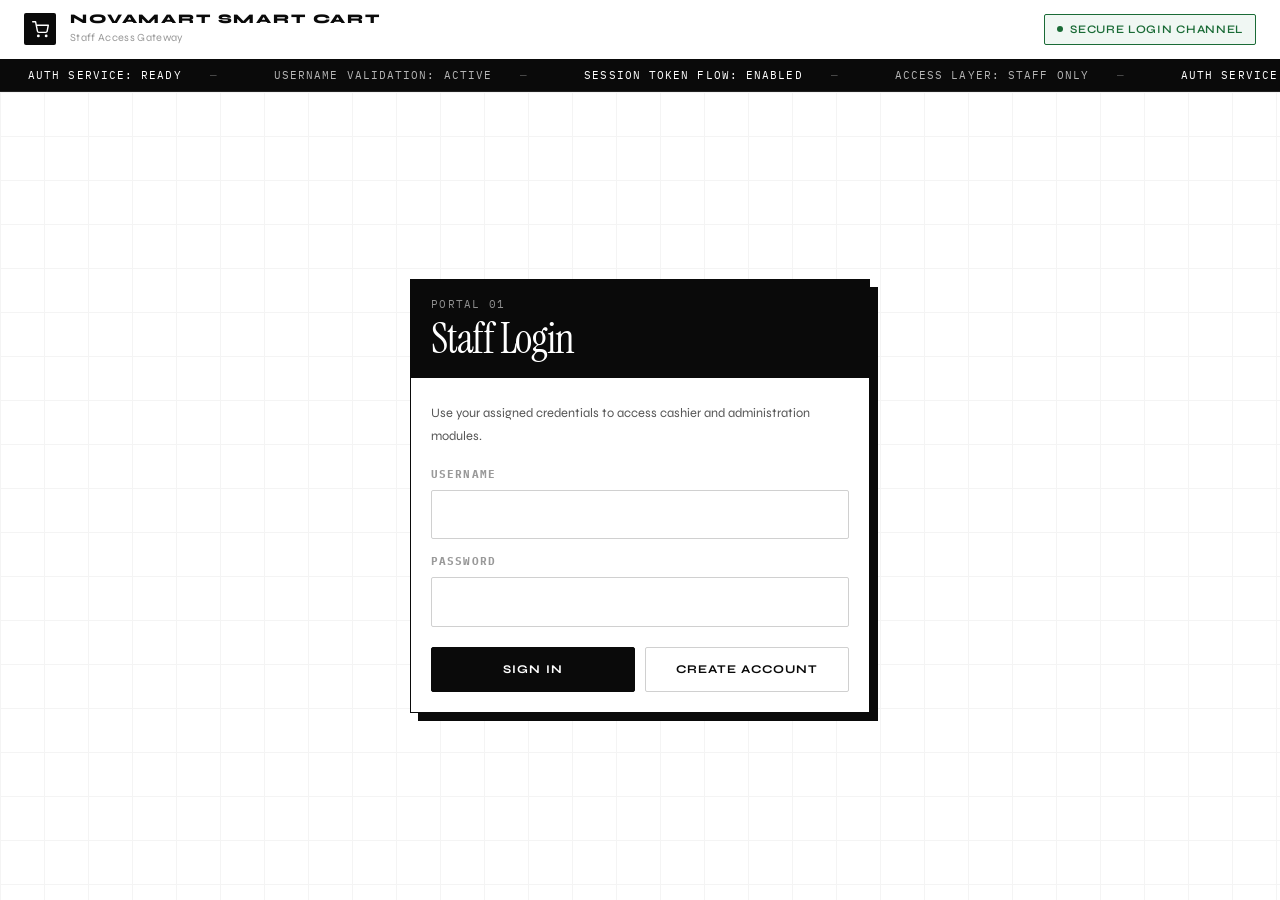
<file: web/views/login.html>
<!DOCTYPE html>
<html lang="en">
<head>
  <meta charset="utf-8" />
  <meta name="viewport" content="width=device-width,initial-scale=1" />
  <title>Login — NovaMart</title>
  <link rel="preconnect" href="https://fonts.googleapis.com">
  <link rel="preconnect" href="https://fonts.gstatic.com" crossorigin>
  <link href="https://fonts.googleapis.com/css2?family=Syne:wght@400;500;600;700;800&family=Instrument+Serif:ital@0;1&family=IBM+Plex+Mono:wght@400;500&display=swap" rel="stylesheet">
  <link rel="stylesheet" href="../public/css/style.css">
  <style>
    *, *::before, *::after {
      box-sizing: border-box;
      margin: 0;
      padding: 0;
    }

    :root {
      --bg: #ffffff;
      --bg-2: #f9f9f9;
      --border: #e8e8e8;
      --border-dark: #d0d0d0;
      --ink: #0a0a0a;
      --ink-3: #555555;
      --ink-4: #999999;
      --black: #0a0a0a;
      --white: #ffffff;
      --green: #1a6b36;
      --green-bg: #f0f7f3;
      --green-soft: #e8f6ed;
      --red-soft: #fff0f0;
      --red-ink: #8a2020;
    }

    body {
      font-family: 'Syne', sans-serif;
      background: var(--bg);
      color: var(--ink);
      min-height: 100vh;
      line-height: 1.6;
    }

    .topbar {
      background: var(--white);
      border-bottom: 1.5px solid var(--ink);
      padding: 0 24px;
      display: flex;
      align-items: center;
      justify-content: space-between;
      height: 60px;
      position: sticky;
      top: 0;
      z-index: 100;
    }

    .brand {
      display: flex;
      align-items: center;
      gap: 14px;
      text-decoration: none;
      color: inherit;
    }

    .brand-mark {
      width: 32px;
      height: 32px;
      background: var(--black);
      border-radius: 2px;
      display: flex;
      align-items: center;
      justify-content: center;
    }

    .brand-mark svg {
      width: 17px;
      height: 17px;
      stroke: #fff;
      fill: none;
      stroke-width: 2;
      stroke-linecap: round;
      stroke-linejoin: round;
    }

    .brand-name {
      font-size: 0.82rem;
      font-weight: 800;
      letter-spacing: 0.14em;
      text-transform: uppercase;
      line-height: 1;
    }

    .brand-sub {
      font-size: 0.68rem;
      color: var(--ink-4);
      margin-top: 3px;
      font-weight: 400;
      letter-spacing: 0.03em;
    }

    .status-pill {
      display: inline-flex;
      align-items: center;
      gap: 7px;
      padding: 5px 12px;
      border-radius: 2px;
      font-size: 0.72rem;
      font-weight: 600;
      letter-spacing: 0.06em;
      border: 1.5px solid var(--border-dark);
      background: var(--white);
      color: var(--ink-3);
      text-transform: uppercase;
    }

    .status-pill.online {
      border-color: var(--green);
      background: var(--green-bg);
      color: var(--green);
    }

    .status-dot {
      width: 6px;
      height: 6px;
      border-radius: 50%;
      background: var(--green);
    }

    .ticker {
      background: var(--black);
      color: var(--white);
      overflow: hidden;
      height: 32px;
      display: flex;
      align-items: center;
      border-bottom: 1px solid #222;
    }

    .ticker-track {
      display: flex;
      animation: ticker 24s linear infinite;
      white-space: nowrap;
    }

    .ticker-item {
      font-family: 'IBM Plex Mono', monospace;
      font-size: 0.68rem;
      letter-spacing: 0.1em;
      padding: 0 28px;
      color: rgba(255,255,255,0.7);
    }

    .ticker-item::after {
      content: '—';
      color: rgba(255,255,255,0.25);
      margin-left: 28px;
    }

    .ticker-item.hl { color: #ffffff; }

    .auth-shell {
      min-height: calc(100vh - 92px);
      display: grid;
      place-items: center;
      padding: 48px 20px;
      position: relative;
      overflow: hidden;
    }

    .auth-shell::before {
      content: '';
      position: absolute;
      inset: 0;
      background-image:
        linear-gradient(var(--border) 1px, transparent 1px),
        linear-gradient(90deg, var(--border) 1px, transparent 1px);
      background-size: 44px 44px;
      opacity: 0.45;
      pointer-events: none;
    }

    .auth-card {
      width: min(100%, 460px);
      background: var(--white);
      border: 1.5px solid var(--ink);
      box-shadow: 8px 8px 0 var(--ink);
      position: relative;
      z-index: 1;
    }

    .auth-head {
      background: var(--black);
      padding: 16px 20px;
      border-bottom: 1.5px solid var(--ink);
    }

    .auth-label {
      font-family: 'IBM Plex Mono', monospace;
      font-size: 0.66rem;
      letter-spacing: 0.12em;
      color: rgba(255,255,255,0.55);
      text-transform: uppercase;
      display: block;
      margin-bottom: 6px;
    }

    .auth-title {
      font-family: 'Instrument Serif', serif;
      font-size: clamp(2rem, 5vw, 2.6rem);
      font-weight: 400;
      line-height: 1;
      letter-spacing: -0.03em;
      color: var(--white);
    }

    .auth-body {
      padding: 24px 20px 20px;
    }

    .auth-note {
      font-size: 0.8rem;
      color: var(--ink-3);
      margin-bottom: 18px;
      line-height: 1.8;
    }

    label {
      display: block;
      font-size: 0.7rem;
      font-weight: 700;
      letter-spacing: 0.1em;
      text-transform: uppercase;
      color: var(--ink-4);
      margin: 14px 0 6px;
      font-family: 'IBM Plex Mono', monospace;
    }

    input {
      width: 100%;
      padding: 11px 12px;
      border: 1.5px solid var(--border-dark);
      border-radius: 2px;
      background: var(--white);
      font: inherit;
      color: var(--ink);
      transition: border-color 0.15s ease, box-shadow 0.15s ease;
    }

    input:focus {
      outline: none;
      border-color: var(--ink);
      box-shadow: 3px 3px 0 var(--border);
    }

    .actions {
      margin-top: 20px;
      display: grid;
      grid-template-columns: 1fr 1fr;
      gap: 10px;
    }

    .btn {
      display: inline-flex;
      align-items: center;
      justify-content: center;
      gap: 10px;
      padding: 12px 16px;
      border-radius: 2px;
      font-size: 0.74rem;
      font-weight: 700;
      font-family: 'Syne', sans-serif;
      text-decoration: none;
      border: 1.5px solid transparent;
      cursor: pointer;
      letter-spacing: 0.09em;
      text-transform: uppercase;
      transition: all 0.15s ease;
    }

    .btn-primary {
      background: var(--black);
      color: var(--white);
      border-color: var(--black);
    }

    .btn-primary:hover {
      background: #222;
      transform: translate(-2px, -2px);
      box-shadow: 4px 4px 0 var(--border-dark);
    }

    .btn-outline {
      background: var(--white);
      color: var(--ink);
      border-color: var(--border-dark);
    }

    .btn-outline:hover {
      border-color: var(--ink);
      transform: translate(-2px, -2px);
      box-shadow: 4px 4px 0 var(--border);
    }

    .alert {
      display: none;
      margin-top: 14px;
      padding: 10px 12px;
      font-size: 0.75rem;
      border-radius: 2px;
      border: 1.5px solid transparent;
      font-family: 'IBM Plex Mono', monospace;
      letter-spacing: 0.03em;
    }

    .alert.error {
      background: var(--red-soft);
      color: var(--red-ink);
      border-color: #efb9b9;
    }

    .alert.success {
      background: var(--green-soft);
      color: var(--green);
      border-color: #a7dfb9;
    }

    @keyframes ticker {
      0% { transform: translateX(0); }
      100% { transform: translateX(-50%); }
    }

    @media (max-width: 640px) {
      .topbar { padding: 0 14px; }
      .brand-sub, .status-pill { display: none; }
      .auth-card { box-shadow: 5px 5px 0 var(--ink); }
      .actions { grid-template-columns: 1fr; }
    }
  </style>
</head>
<body>
  <header class="topbar">
    <a class="brand" href="index.html">
      <div class="brand-mark">
        <svg viewBox="0 0 24 24">
          <circle cx="9" cy="21" r="1"></circle><circle cx="20" cy="21" r="1"></circle>
          <path d="M1 1h4l2.68 13.39a2 2 0 0 0 2 1.61h9.72a2 2 0 0 0 2-1.61L23 6H6"></path>
        </svg>
      </div>
      <div>
        <div class="brand-name">NovaMart Smart Cart</div>
        <div class="brand-sub">Staff Access Gateway</div>
      </div>
    </a>
    <div class="status-pill online">
      <span class="status-dot"></span>
      Secure Login Channel
    </div>
  </header>

  <div class="ticker">
    <div class="ticker-track">
      <span class="ticker-item hl">AUTH SERVICE: READY</span>
      <span class="ticker-item">USERNAME VALIDATION: ACTIVE</span>
      <span class="ticker-item hl">SESSION TOKEN FLOW: ENABLED</span>
      <span class="ticker-item">ACCESS LAYER: STAFF ONLY</span>
      <span class="ticker-item hl">AUTH SERVICE: READY</span>
      <span class="ticker-item">USERNAME VALIDATION: ACTIVE</span>
      <span class="ticker-item hl">SESSION TOKEN FLOW: ENABLED</span>
      <span class="ticker-item">ACCESS LAYER: STAFF ONLY</span>
    </div>
  </div>

  <main class="auth-shell">
    <div class="auth-card">
      <div class="auth-head">
        <span class="auth-label">Portal 01</span>
        <h1 class="auth-title">Staff Login</h1>
      </div>
      <div class="auth-body">
        <p class="auth-note">Use your assigned credentials to access cashier and administration modules.</p>
        <form id="login-form">
          <label for="username">Username</label>
          <input id="username" name="username" autocomplete="username" required>
          <label for="password">Password</label>
          <input id="password" name="password" type="password" autocomplete="current-password" required>
          <div class="actions">
            <button type="submit" class="btn btn-primary">Sign In</button>
            <a href="register.html" class="btn btn-outline">Create Account</a>
          </div>
        </form>
        <div id="login-alert" class="alert"></div>
      </div>
    </div>
  </main>

  <script src="../public/js/api.js"></script>
  <script>
    const form = document.getElementById('login-form');
    const alertEl = document.getElementById('login-alert');
    function show(msg, ok){ alertEl.style.display='block'; alertEl.className = 'alert ' + (ok? 'success':'error'); alertEl.textContent = msg }

    form.addEventListener('submit', async e => {
      e.preventDefault();
      const username = form.username.value.trim();
      const password = form.password.value;
      const res = await window.auth.loginUser({ username, password });
      if (!res || !res.ok) return show(res?.error || 'Login failed', false);
      show('Login successful — redirecting...', true);
      setTimeout(() => { window.location.href = 'index.html'; }, 700);
    });
  </script>
</body>
</html>
</file>
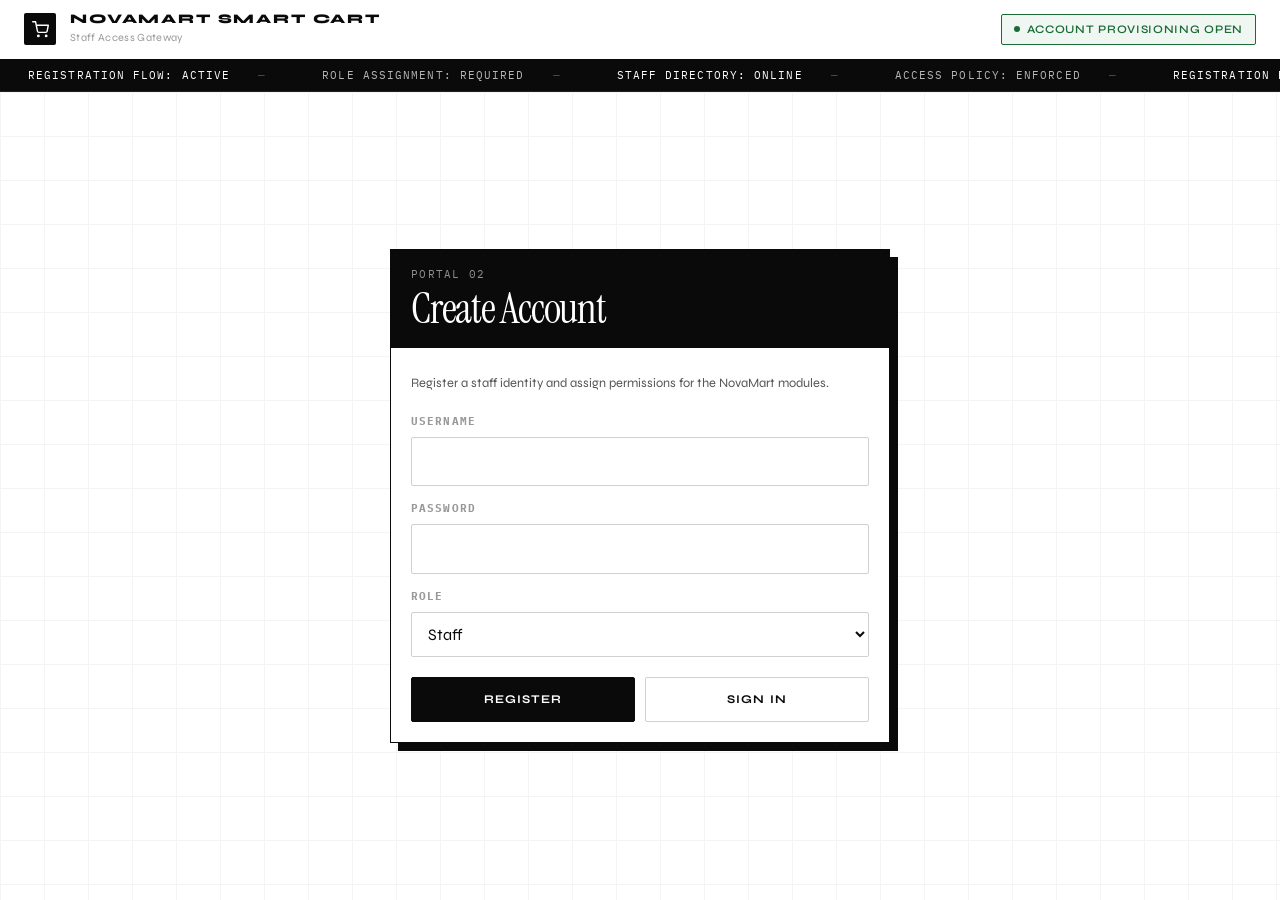
<file: web/views/register.html>
<!DOCTYPE html>
<html lang="en">
<head>
  <meta charset="utf-8" />
  <meta name="viewport" content="width=device-width,initial-scale=1" />
  <title>Register — NovaMart</title>
  <link rel="preconnect" href="https://fonts.googleapis.com">
  <link rel="preconnect" href="https://fonts.gstatic.com" crossorigin>
  <link href="https://fonts.googleapis.com/css2?family=Syne:wght@400;500;600;700;800&family=Instrument+Serif:ital@0;1&family=IBM+Plex+Mono:wght@400;500&display=swap" rel="stylesheet">
  <link rel="stylesheet" href="../public/css/style.css">
  <style>
    *, *::before, *::after {
      box-sizing: border-box;
      margin: 0;
      padding: 0;
    }

    :root {
      --bg: #ffffff;
      --bg-2: #f9f9f9;
      --border: #e8e8e8;
      --border-dark: #d0d0d0;
      --ink: #0a0a0a;
      --ink-3: #555555;
      --ink-4: #999999;
      --black: #0a0a0a;
      --white: #ffffff;
      --green: #1a6b36;
      --green-bg: #f0f7f3;
      --green-soft: #e8f6ed;
      --red-soft: #fff0f0;
      --red-ink: #8a2020;
    }

    body {
      font-family: 'Syne', sans-serif;
      background: var(--bg);
      color: var(--ink);
      min-height: 100vh;
      line-height: 1.6;
    }

    .topbar {
      background: var(--white);
      border-bottom: 1.5px solid var(--ink);
      padding: 0 24px;
      display: flex;
      align-items: center;
      justify-content: space-between;
      height: 60px;
      position: sticky;
      top: 0;
      z-index: 100;
    }

    .brand {
      display: flex;
      align-items: center;
      gap: 14px;
      text-decoration: none;
      color: inherit;
    }

    .brand-mark {
      width: 32px;
      height: 32px;
      background: var(--black);
      border-radius: 2px;
      display: flex;
      align-items: center;
      justify-content: center;
    }

    .brand-mark svg {
      width: 17px;
      height: 17px;
      stroke: #fff;
      fill: none;
      stroke-width: 2;
      stroke-linecap: round;
      stroke-linejoin: round;
    }

    .brand-name {
      font-size: 0.82rem;
      font-weight: 800;
      letter-spacing: 0.14em;
      text-transform: uppercase;
      line-height: 1;
    }

    .brand-sub {
      font-size: 0.68rem;
      color: var(--ink-4);
      margin-top: 3px;
      font-weight: 400;
      letter-spacing: 0.03em;
    }

    .status-pill {
      display: inline-flex;
      align-items: center;
      gap: 7px;
      padding: 5px 12px;
      border-radius: 2px;
      font-size: 0.72rem;
      font-weight: 600;
      letter-spacing: 0.06em;
      border: 1.5px solid var(--border-dark);
      background: var(--white);
      color: var(--ink-3);
      text-transform: uppercase;
    }

    .status-pill.online {
      border-color: var(--green);
      background: var(--green-bg);
      color: var(--green);
    }

    .status-dot {
      width: 6px;
      height: 6px;
      border-radius: 50%;
      background: var(--green);
    }

    .ticker {
      background: var(--black);
      color: var(--white);
      overflow: hidden;
      height: 32px;
      display: flex;
      align-items: center;
      border-bottom: 1px solid #222;
    }

    .ticker-track {
      display: flex;
      animation: ticker 24s linear infinite;
      white-space: nowrap;
    }

    .ticker-item {
      font-family: 'IBM Plex Mono', monospace;
      font-size: 0.68rem;
      letter-spacing: 0.1em;
      padding: 0 28px;
      color: rgba(255,255,255,0.7);
    }

    .ticker-item::after {
      content: '—';
      color: rgba(255,255,255,0.25);
      margin-left: 28px;
    }

    .ticker-item.hl { color: #ffffff; }

    .auth-shell {
      min-height: calc(100vh - 92px);
      display: grid;
      place-items: center;
      padding: 48px 20px;
      position: relative;
      overflow: hidden;
    }

    .auth-shell::before {
      content: '';
      position: absolute;
      inset: 0;
      background-image:
        linear-gradient(var(--border) 1px, transparent 1px),
        linear-gradient(90deg, var(--border) 1px, transparent 1px);
      background-size: 44px 44px;
      opacity: 0.45;
      pointer-events: none;
    }

    .auth-card {
      width: min(100%, 500px);
      background: var(--white);
      border: 1.5px solid var(--ink);
      box-shadow: 8px 8px 0 var(--ink);
      position: relative;
      z-index: 1;
    }

    .auth-head {
      background: var(--black);
      padding: 16px 20px;
      border-bottom: 1.5px solid var(--ink);
    }

    .auth-label {
      font-family: 'IBM Plex Mono', monospace;
      font-size: 0.66rem;
      letter-spacing: 0.12em;
      color: rgba(255,255,255,0.55);
      text-transform: uppercase;
      display: block;
      margin-bottom: 6px;
    }

    .auth-title {
      font-family: 'Instrument Serif', serif;
      font-size: clamp(2rem, 5vw, 2.6rem);
      font-weight: 400;
      line-height: 1;
      letter-spacing: -0.03em;
      color: var(--white);
    }

    .auth-body {
      padding: 24px 20px 20px;
    }

    .auth-note {
      font-size: 0.8rem;
      color: var(--ink-3);
      margin-bottom: 18px;
      line-height: 1.8;
    }

    label {
      display: block;
      font-size: 0.7rem;
      font-weight: 700;
      letter-spacing: 0.1em;
      text-transform: uppercase;
      color: var(--ink-4);
      margin: 14px 0 6px;
      font-family: 'IBM Plex Mono', monospace;
    }

    input,
    select {
      width: 100%;
      padding: 11px 12px;
      border: 1.5px solid var(--border-dark);
      border-radius: 2px;
      background: var(--white);
      font: inherit;
      color: var(--ink);
      transition: border-color 0.15s ease, box-shadow 0.15s ease;
    }

    input:focus,
    select:focus {
      outline: none;
      border-color: var(--ink);
      box-shadow: 3px 3px 0 var(--border);
    }

    .actions {
      margin-top: 20px;
      display: grid;
      grid-template-columns: 1fr 1fr;
      gap: 10px;
    }

    .btn {
      display: inline-flex;
      align-items: center;
      justify-content: center;
      gap: 10px;
      padding: 12px 16px;
      border-radius: 2px;
      font-size: 0.74rem;
      font-weight: 700;
      font-family: 'Syne', sans-serif;
      text-decoration: none;
      border: 1.5px solid transparent;
      cursor: pointer;
      letter-spacing: 0.09em;
      text-transform: uppercase;
      transition: all 0.15s ease;
    }

    .btn-primary {
      background: var(--black);
      color: var(--white);
      border-color: var(--black);
    }

    .btn-primary:hover {
      background: #222;
      transform: translate(-2px, -2px);
      box-shadow: 4px 4px 0 var(--border-dark);
    }

    .btn-outline {
      background: var(--white);
      color: var(--ink);
      border-color: var(--border-dark);
    }

    .btn-outline:hover {
      border-color: var(--ink);
      transform: translate(-2px, -2px);
      box-shadow: 4px 4px 0 var(--border);
    }

    .alert {
      display: none;
      margin-top: 14px;
      padding: 10px 12px;
      font-size: 0.75rem;
      border-radius: 2px;
      border: 1.5px solid transparent;
      font-family: 'IBM Plex Mono', monospace;
      letter-spacing: 0.03em;
    }

    .alert.error {
      background: var(--red-soft);
      color: var(--red-ink);
      border-color: #efb9b9;
    }

    .alert.success {
      background: var(--green-soft);
      color: var(--green);
      border-color: #a7dfb9;
    }

    @keyframes ticker {
      0% { transform: translateX(0); }
      100% { transform: translateX(-50%); }
    }

    @media (max-width: 640px) {
      .topbar { padding: 0 14px; }
      .brand-sub, .status-pill { display: none; }
      .auth-card { box-shadow: 5px 5px 0 var(--ink); }
      .actions { grid-template-columns: 1fr; }
    }
  </style>
</head>
<body>
  <header class="topbar">
    <a class="brand" href="index.html">
      <div class="brand-mark">
        <svg viewBox="0 0 24 24">
          <circle cx="9" cy="21" r="1"></circle><circle cx="20" cy="21" r="1"></circle>
          <path d="M1 1h4l2.68 13.39a2 2 0 0 0 2 1.61h9.72a2 2 0 0 0 2-1.61L23 6H6"></path>
        </svg>
      </div>
      <div>
        <div class="brand-name">NovaMart Smart Cart</div>
        <div class="brand-sub">Staff Access Gateway</div>
      </div>
    </a>
    <div class="status-pill online">
      <span class="status-dot"></span>
      Account Provisioning Open
    </div>
  </header>

  <div class="ticker">
    <div class="ticker-track">
      <span class="ticker-item hl">REGISTRATION FLOW: ACTIVE</span>
      <span class="ticker-item">ROLE ASSIGNMENT: REQUIRED</span>
      <span class="ticker-item hl">STAFF DIRECTORY: ONLINE</span>
      <span class="ticker-item">ACCESS POLICY: ENFORCED</span>
      <span class="ticker-item hl">REGISTRATION FLOW: ACTIVE</span>
      <span class="ticker-item">ROLE ASSIGNMENT: REQUIRED</span>
      <span class="ticker-item hl">STAFF DIRECTORY: ONLINE</span>
      <span class="ticker-item">ACCESS POLICY: ENFORCED</span>
    </div>
  </div>

  <main class="auth-shell">
    <div class="auth-card">
      <div class="auth-head">
        <span class="auth-label">Portal 02</span>
        <h1 class="auth-title">Create Account</h1>
      </div>
      <div class="auth-body">
        <p class="auth-note">Register a staff identity and assign permissions for the NovaMart modules.</p>
        <form id="register-form">
          <label for="username">Username</label>
          <input id="username" name="username" autocomplete="username" required>
          <label for="password">Password</label>
          <input id="password" name="password" type="password" autocomplete="new-password" required>
          <label for="role">Role</label>
          <select id="role" name="role">
            <option value="staff">Staff</option>
            <option value="cashier">Cashier</option>
            <option value="admin">Admin</option>
          </select>
          <div class="actions">
            <button type="submit" class="btn btn-primary">Register</button>
            <a href="login.html" class="btn btn-outline">Sign In</a>
          </div>
        </form>
        <div id="reg-alert" class="alert"></div>
      </div>
    </div>
  </main>

  <script src="../public/js/api.js"></script>
  <script>
    const form = document.getElementById('register-form');
    const alertEl = document.getElementById('reg-alert');
    function show(msg, ok){ alertEl.style.display='block'; alertEl.className = 'alert ' + (ok? 'success':'error'); alertEl.textContent = msg }

    form.addEventListener('submit', async e => {
      e.preventDefault();
      const username = form.username.value.trim();
      const password = form.password.value;
      const role = form.role.value;
      const res = await window.auth.registerUser({ username, password, role });
      if (!res || !res.ok) return show(res?.error || 'Registration failed', false);
      show('Registered — you can sign in now', true);
      setTimeout(() => { window.location.href = 'login.html'; }, 900);
    });
  </script>
</body>
</html>
</file>
<file: web/public/css/style.css>
/* ── Reset & Base ─────────────────────────────── */
*, *::before, *::after { box-sizing: border-box; margin: 0; padding: 0; }

:root {
  --primary: #2563eb;
  --primary-dark: #1d4ed8;
  --success: #16a34a;
  --danger: #dc2626;
  --warning: #d97706;
  --bg: #f1f5f9;
  --card: #ffffff;
  --text: #1e293b;
  --muted: #64748b;
  --border: #e2e8f0;
  --radius: 10px;
  --shadow: 0 2px 8px rgba(0,0,0,0.08);
}

body {
  font-family: 'Segoe UI', system-ui, sans-serif;
  background: var(--bg);
  color: var(--text);
  min-height: 100vh;
}

/* ── Navbar ───────────────────────────────────── */
.navbar {
  background: var(--primary);
  color: white;
  padding: 14px 24px;
  display: flex;
  align-items: center;
  gap: 12px;
  box-shadow: 0 2px 10px rgba(0,0,0,0.15);
}
.navbar .logo { font-size: 1.4rem; font-weight: 700; }
.navbar .role-badge {
  margin-left: auto;
  background: rgba(255,255,255,0.2);
  padding: 4px 12px;
  border-radius: 20px;
  font-size: 0.85rem;
}

/* ── Layout ───────────────────────────────────── */
.container { max-width: 1200px; margin: 0 auto; padding: 24px; }
.grid-2 { display: grid; grid-template-columns: 1fr 1fr; gap: 20px; }
.grid-3 { display: grid; grid-template-columns: repeat(3, 1fr); gap: 16px; }

/* ── Cards ────────────────────────────────────── */
.card {
  background: var(--card);
  border-radius: var(--radius);
  box-shadow: var(--shadow);
  padding: 20px;
  border: 1px solid var(--border);
}
.card-title {
  font-size: 1rem;
  font-weight: 600;
  color: var(--muted);
  text-transform: uppercase;
  letter-spacing: 0.05em;
  margin-bottom: 16px;
  display: flex;
  align-items: center;
  gap: 8px;
}

/* ── Buttons ──────────────────────────────────── */
.btn {
  display: inline-flex;
  align-items: center;
  gap: 6px;
  padding: 10px 18px;
  border: none;
  border-radius: 8px;
  font-size: 0.92rem;
  font-weight: 600;
  cursor: pointer;
  transition: all 0.2s;
  text-decoration: none;
}
.btn:hover { filter: brightness(0.92); transform: translateY(-1px); }
.btn:active { transform: translateY(0); }
.btn-primary { background: var(--primary); color: white; }
.btn-success { background: var(--success); color: white; }
.btn-danger { background: var(--danger); color: white; }
.btn-warning { background: var(--warning); color: white; }
.btn-outline {
  background: transparent;
  border: 2px solid var(--primary);
  color: var(--primary);
}
.btn-sm { padding: 6px 12px; font-size: 0.82rem; }
.btn-block { width: 100%; justify-content: center; }

/* ── Forms ────────────────────────────────────── */
.form-group { margin-bottom: 16px; }
.form-group label { display: block; font-size: 0.88rem; font-weight: 600; margin-bottom: 6px; color: var(--muted); }
.form-control {
  width: 100%;
  padding: 10px 14px;
  border: 1px solid var(--border);
  border-radius: 8px;
  font-size: 0.95rem;
  transition: border 0.2s;
  background: white;
}
.form-control:focus { outline: none; border-color: var(--primary); box-shadow: 0 0 0 3px rgba(37,99,235,0.1); }
.input-group { display: flex; gap: 8px; }
.input-group .form-control { flex: 1; }

/* ── Tables ───────────────────────────────────── */
.table-wrap { overflow-x: auto; }
table { width: 100%; border-collapse: collapse; font-size: 0.9rem; }
th { background: var(--bg); padding: 10px 14px; text-align: left; font-size: 0.8rem; font-weight: 700; color: var(--muted); text-transform: uppercase; letter-spacing: 0.04em; }
td { padding: 12px 14px; border-bottom: 1px solid var(--border); }
tr:last-child td { border-bottom: none; }
tr:hover td { background: #f8fafc; }

/* ── Badges ───────────────────────────────────── */
.badge {
  display: inline-block;
  padding: 3px 10px;
  border-radius: 20px;
  font-size: 0.78rem;
  font-weight: 700;
  text-transform: uppercase;
}
.badge-success { background: #dcfce7; color: #166534; }
.badge-danger  { background: #fee2e2; color: #991b1b; }
.badge-warning { background: #fef3c7; color: #92400e; }
.badge-info    { background: #dbeafe; color: #1e40af; }

/* ── Alerts ───────────────────────────────────── */
.alert {
  padding: 12px 16px;
  border-radius: 8px;
  margin-bottom: 16px;
  font-size: 0.9rem;
  display: flex;
  align-items: center;
  gap: 8px;
}
.alert-success { background: #dcfce7; color: #166534; border-left: 4px solid #16a34a; }
.alert-danger  { background: #fee2e2; color: #991b1b; border-left: 4px solid #dc2626; }
.alert-info    { background: #dbeafe; color: #1e40af; border-left: 4px solid #2563eb; }
.alert-warning { background: #fef3c7; color: #92400e; border-left: 4px solid #d97706; }
.hidden { display: none !important; }

/* ── Total Bar ────────────────────────────────── */
.total-bar {
  display: flex;
  justify-content: space-between;
  align-items: center;
  padding: 16px 20px;
  background: linear-gradient(135deg, var(--primary) 0%, var(--primary-dark) 100%);
  color: white;
  border-radius: var(--radius);
  margin-top: 12px;
}
.total-bar .label { font-size: 1rem; opacity: 0.9; }
.total-bar .amount { font-size: 1.8rem; font-weight: 700; }

/* ── Quantity Controls ────────────────────────── */
.qty-ctrl { display: flex; align-items: center; gap: 8px; }
.qty-ctrl button {
  width: 28px; height: 28px;
  border: 1px solid var(--border);
  background: white;
  border-radius: 6px;
  cursor: pointer;
  font-size: 1rem;
  display: flex; align-items: center; justify-content: center;
}
.qty-ctrl button:hover { background: var(--bg); }
.qty-ctrl span { font-weight: 600; min-width: 24px; text-align: center; }

/* ── Stat Cards ───────────────────────────────── */
.stat-card {
  background: var(--card);
  border-radius: var(--radius);
  padding: 20px;
  border: 1px solid var(--border);
  box-shadow: var(--shadow);
}
.stat-card .stat-num { font-size: 2rem; font-weight: 700; color: var(--primary); }
.stat-card .stat-label { font-size: 0.85rem; color: var(--muted); margin-top: 4px; }

/* ── Loading Spinner ──────────────────────────── */
.spinner {
  border: 3px solid var(--border);
  border-top-color: var(--primary);
  border-radius: 50%;
  width: 28px; height: 28px;
  animation: spin 0.7s linear infinite;
  margin: 20px auto;
}
@keyframes spin { to { transform: rotate(360deg); } }

/* ── Empty State ──────────────────────────────── */
.empty-state {
  text-align: center;
  padding: 40px 20px;
  color: var(--muted);
}
.empty-state .empty-icon { font-size: 3rem; margin-bottom: 12px; }

/* ── Responsive ───────────────────────────────── */
@media (max-width: 768px) {
  .grid-2, .grid-3 { grid-template-columns: 1fr; }
  .container { padding: 16px; }
}
</file>
